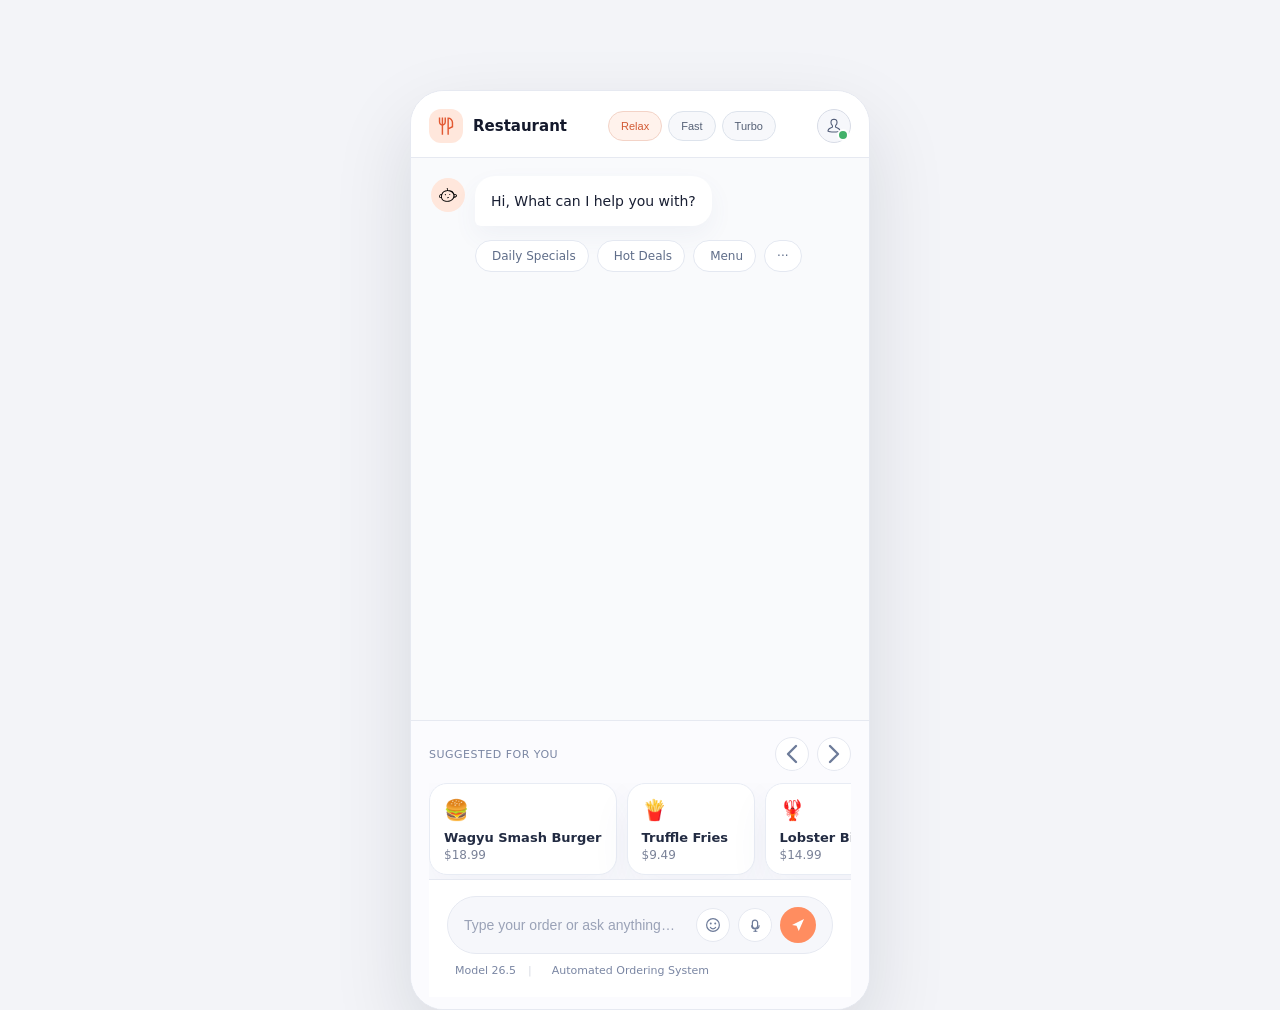
<file: restaurant-ai-agent/index.html>
<!DOCTYPE html>
<html lang="en">
<head>
  <meta charset="UTF-8" />
  <meta name="viewport" content="width=device-width, initial-scale=1.0" />
  <title>Restaurant Chat UI</title>
  <style>
* { box-sizing: border-box; margin: 0; padding: 0; }
:root {
  color-scheme: light;
  font-family: Inter, system-ui, -apple-system, BlinkMacSystemFont, "Segoe UI", sans-serif;
  font-size: 14px;
}
html, body { min-height: 100%; }
body {
  display: flex;
  align-items: center;
  justify-content: center;
  background: #f3f4f8;
  color: #14192c;
}
.app {
  display: flex;
  margin-top: 90px;
  flex-direction: column;
  width: min(460px, calc(100vw - 32px));
  height: 920px;
  background: #ffffff;
  border: 1px solid #e6e9f1;
  border-radius: 34px;
  overflow: hidden;
  box-shadow: 0 32px 80px rgba(20, 25, 40, 0.12);
}
.topbar {
  display: flex;
  align-items: center;
  justify-content: space-between;
  padding: 18px 18px 14px;
  border-bottom: 1px solid #e6e9f1;
  background: #ffffff;
}
.brand {
  display: flex;
  align-items: center;
  gap: 10px;
}
.brand-icon {
  width: 34px;
  height: 34px;
  background: #ffe7dc;
  border-radius: 12px;
  display: flex;
  align-items: center;
  justify-content: center;
  color: #e25932;
  font-size: 15px;
}
.brand-name {
  font-size: 15px;
  font-weight: 700;
  color: #14192c;
}
.speed-pills {
  display: flex;
  gap: 6px;
}
.speed-pill {
  font-size: 11px;
  padding: 8px 12px;
  border-radius: 18px;
  border: 1px solid #dde3ec;
  color: #566176;
  background: #f7f8fb;
  cursor: pointer;
}
.speed-pill.active {
  background: #fff2ec;
  color: #d25a34;
  border-color: #f3d3c7;
}
.avatar {
  width: 34px;
  height: 34px;
  border-radius: 50%;
  background: #f6f7fb;
  border: 1px solid #d8dce6;
  display: flex;
  align-items: center;
  justify-content: center;
  color: #55607b;
  font-size: 13px;
  position: relative;
}
.avatar::after {
  content: '';
  position: absolute;
  bottom: 1px;
  right: 1px;
  width: 8px;
  height: 8px;
  background: #42b16a;
  border-radius: 50%;
  border: 2px solid #ffffff;
}
.messages {
  flex: 1;
  overflow-y: auto;
  padding: 18px 20px 0;
  display: flex;
  flex-direction: column;
  gap: 14px;
  background: #f9fafc;
}
.messages::-webkit-scrollbar {
  width: 6px;
}
.messages::-webkit-scrollbar-track {
  background: transparent;
}
.messages::-webkit-scrollbar-thumb {
  background: rgba(84, 95, 126, 0.18);
  border-radius: 999px;
}
.msg-row {
  display: flex;
  gap: 10px;
  align-items: flex-start;
}
.msg-row.user {
  flex-direction: row-reverse;
}
.bot-icon,
.user-icon {
  width: 34px;
  height: 34px;
  min-width: 34px;
  border-radius: 50%;
  display: flex;
  align-items: center;
  justify-content: center;
  font-size: 14px;
  margin-top: 2px;
}
.bot-icon {
  background: #ffe7dc;
  color: #e25932;
}
.user-icon {
  background: #e7f2ff;
  color: #1c2538;
}
.bubble {
  max-width: 78%;
  padding: 14px 16px;
  border-radius: 20px;
  font-size: 14px;
  line-height: 1.6;
  box-shadow: 0 10px 24px rgba(82, 94, 147, 0.06);
}
.bubble.bot {
  background: #ffffff;
  color: #191f33;
  border-bottom-left-radius: 6px;
}
.bubble.user {
  background: #ffede6;
  color: #b54f2d;
  border-bottom-right-radius: 6px;
}
.quick-chips {
  display: flex;
  flex-wrap: wrap;
  gap: 8px;
  margin-left: 44px;
}
.chip {
  font-size: 12px;
  padding: 8px 12px;
  border-radius: 999px;
  border: 1px solid #e4e8f1;
  color: #5f6d89;
  background: #ffffff;
  cursor: pointer;
  transition: transform 0.15s ease, border-color 0.15s ease, color 0.15s ease;
  white-space: nowrap;
}
.chip:hover {
  transform: translateY(-1px);
  border-color: #f6d2c5;
  color: #d25a34;
}
.typing-bubble {
  background: #ffffff;
  padding: 14px 16px;
  border-radius: 20px;
  border-bottom-left-radius: 6px;
  display: flex;
  align-items: center;
  gap: 10px;
  box-shadow: 0 10px 24px rgba(82, 94, 147, 0.06);
}
.typing-dots {
  display: flex;
  gap: 6px;
}
.typing-dot {
  width: 8px;
  height: 8px;
  border-radius: 50%;
  background: #c3cad8;
  animation: tdot 1.2s infinite;
}
.typing-dot:nth-child(2) { animation-delay: 0.2s; }
.typing-dot:nth-child(3) { animation-delay: 0.4s; }
@keyframes tdot { 0%, 80%, 100% { opacity: 0.3; transform: scale(0.8); } 40% { opacity: 1; transform: scale(1); } }
.typing-label { font-size: 12px; color: #6f7b94; }
.suggestions-bar {
  padding: 16px 18px 12px;
  border-top: 1px solid #e6e9f1;
  background: #fbfbfe;
}
.suggestions-header {
  display: flex;
  align-items: center;
  justify-content: space-between;
  gap: 12px;
  margin-bottom: 12px;
}
.suggestions-label {
  font-size: 11px;
  color: #7a86a3;
  text-transform: uppercase;
  letter-spacing: 0.5px;
}
.suggestion-controls {
  display: flex;
  gap: 8px;
}
.suggestion-controls .slider-btn {
  width: 34px;
  height: 34px;
  border-radius: 50%;
  border: 1px solid #e6e9f1;
  background: #ffffff;
  color: #6d7b99;
  display: inline-flex;
  align-items: center;
  justify-content: center;
  cursor: pointer;
  transition: background 0.15s ease, transform 0.15s ease, border-color 0.15s ease;
}
.suggestion-controls .slider-btn:hover {
  background: #f2f4f9;
  transform: translateY(-1px);
}
.suggestions-wrap {
  position: relative;
}
.suggestions-scroll {
  display: flex;
  gap: 10px;
  overflow-x: auto;
  padding-bottom: 4px;
  scroll-behavior: smooth;
}
.suggestions-scroll::-webkit-scrollbar {
  display: none;
}
.sug-card {
  min-width: 128px;
  background: #ffffff;
  border-radius: 18px;
  border: 1px solid #e8ecf4;
  padding: 14px 14px 12px;
  cursor: pointer;
  transition: transform 0.2s ease, border-color 0.15s ease;
  flex-shrink: 0;
  box-shadow: 0 18px 40px rgba(68, 84, 130, 0.06);
}
.sug-card:hover {
  transform: translateY(-2px);
  border-color: #f9d7cd;
}
.sug-emoji { font-size: 20px; margin-bottom: 8px; }
.sug-name {
  font-size: 13px;
  font-weight: 600;
  color: #222b42;
  margin-bottom: 3px;
}
.sug-price { font-size: 12px; color: #7a8298; }
.input-area {
  padding: 16px 18px 20px;
  border-top: 1px solid #e6e9f1;
  background: #ffffff;
}
.input-row {
  display: flex;
  align-items: center;
  gap: 10px;
  background: #f6f7fb;
  border-radius: 999px;
  padding: 10px 16px;
  border: 1px solid #e6e9f1;
  transition: border-color 0.15s ease;
}
.input-row:focus-within { border-color: #f7c2b5; }
#msg-input {
  flex: 1;
  background: transparent;
  border: none;
  outline: none;
  font-size: 14px;
  color: #1c2538;
}
#msg-input::placeholder { color: #9aa2b7; }
.input-actions {
  display: flex;
  gap: 8px;
  align-items: center;
}
.icon-btn {
  width: 34px;
  height: 34px;
  border-radius: 50%;
  background: #ffffff;
  border: 1px solid #e6e9f1;
  color: #6d7b99;
  cursor: pointer;
  display: flex;
  align-items: center;
  justify-content: center;
  font-size: 15px;
  transition: background 0.15s ease, color 0.15s ease, transform 0.15s ease;
}
.icon-btn svg,
.send-btn svg,
.brand-icon svg,
.avatar svg,
.bot-icon svg,
.user-icon svg {
  width: 18px;
  height: 18px;
}
.icon-btn:hover {
  background: #f2f4f9;
  transform: translateY(-1px);
}
.send-btn {
  width: 36px;
  height: 36px;
  border-radius: 50%;
  background: #ff8d60;
  border: none;
  color: #ffffff;
  cursor: pointer;
  display: flex;
  align-items: center;
  justify-content: center;
  font-size: 15px;
  transition: background 0.15s ease, transform 0.15s ease;
}
.send-btn:hover { background: #e07245; transform: translateY(-1px); }
.send-btn:disabled {
  background: #d5d8e1;
  cursor: not-allowed;
}
.status-bar {
  display: flex;
  align-items: center;
  gap: 8px;
  padding: 10px 0 0;
  font-size: 11px;
  color: #7a86a3;
}
.receipt {
  background: #fbfbff;
  border: 1px solid #e6e9f1;
  border-radius: 20px;
  padding: 18px;
  font-size: 13px;
  color: #2b3245;
}
.receipt-header {
  text-align: center;
  padding-bottom: 12px;
  border-bottom: 1px dashed #d9dee9;
  margin-bottom: 12px;
}
.receipt-title {
  font-size: 15px;
  font-weight: 700;
  color: #e25932;
  margin-bottom: 4px;
}
.receipt-sub { font-size: 12px; color: #6b748d; }
.receipt-order { font-size: 12px; color: #8c98b1; margin-top: 6px; }
.receipt-items { margin-bottom: 12px; }
.receipt-item {
  display: flex;
  justify-content: space-between;
  align-items: center;
  padding: 6px 0;
  border-bottom: 1px solid #e7ecf5;
}
.item-name { color: #2b3245; }
.item-qty { color: #7a86a3; margin-left: 4px; }
.item-price { color: #2b3245; font-weight: 600; }
.receipt-divider { border: none; border-top: 1px dashed #d9dee9; margin: 12px 0; }
.receipt-row {
  display: flex;
  justify-content: space-between;
  padding: 3px 0;
  font-size: 12px;
  color: #7a86a3;
}
.receipt-total {
  display: flex;
  justify-content: space-between;
  padding: 8px 0 0;
  font-size: 13px;
  font-weight: 700;
  color: #1c2538;
  border-top: 1px solid #e7ecf5;
  margin-top: 8px;
}
.pickup-badge {
  margin-top: 14px;
  background: #fff3ed;
  border: 1px solid #f4d4c6;
  border-radius: 16px;
  padding: 14px 14px;
  display: flex;
  align-items: start;
  gap: 10px;
}
.pickup-badge i { font-size: 16px; color: #e25932; margin-top: 2px; }
.pickup-text { font-size: 12px; color: #5f6d89; line-height: 1.5; }
.pickup-text strong { color: #1f293d; display: block; font-size: 13px; margin-bottom: 3px; }
</style>
<div class="app">
  <div class="topbar">
    <div class="brand">
      <div class="brand-icon" aria-hidden="true">
      <svg viewBox="0 0 24 24" fill="none" aria-hidden="true">
        <path d="M11,.5V6.76a3.81,3.81,0,0,1-2.12,3.42h0a3.83,3.83,0,0,1-3.43,0h0A3.83,3.83,0,0,1,3.37,6.76V.5" fill="none" stroke="currentColor" stroke-miterlimit="10" stroke-width="1.92"/>
        <line x1="7.21" y1="0.5" x2="7.21" y2="23.5" stroke="currentColor" stroke-miterlimit="10" stroke-width="1.92"/>
        <path d="M14.87,23.5v-22h0a5.74,5.74,0,0,1,5.74,5.75V13l-5.75,2.87" fill="none" stroke="currentColor" stroke-miterlimit="10" stroke-width="1.92"/>
      </svg>
    </div>
    <span class="brand-name">Restaurant</span>
    </div>
    <div class="speed-pills">
      <button class="speed-pill active">Relax</button>
      <button class="speed-pill">Fast</button>
      <button class="speed-pill">Turbo</button>
    </div>
    <div class="avatar" aria-label="Profile">
      <svg viewBox="0 0 24 24" fill="none" aria-hidden="true">
        <rect width="24" height="24" fill="none"/>
        <path d="M0,15.832c0-4.947,6-3.958,6-5.937a2.881,2.881,0,0,0-.546-1.979A4.532,4.532,0,0,1,4,4.453,4.245,4.245,0,0,1,8,0a4.245,4.245,0,0,1,4,4.453,4.458,4.458,0,0,1-1.474,3.463A3,3,0,0,0,10,9.895c0,1.979,6,.989,6,5.937,0,0-1.593,1.168-8,1.168S0,15.832,0,15.832Z" transform="translate(4 3)" fill="none" stroke="currentColor" stroke-miterlimit="10" stroke-width="1.5"/>
      </svg>
    </div>
  </div>

  <div class="messages" id="messages">
    <div class="msg-row">
      <div class="bot-icon" aria-hidden="true">
        <svg viewBox="0 -19.5 164 164" fill="none" aria-hidden="true">
          <path d="M19.2329 89.0831C17.3341 89.4211 15.7432 89.7559 14.1371 89.9819C7.06966 90.976 1.51901 86.5687 0.48068 79.5288C-1.0289 69.307 6.73229 58.1139 14.141 55.0389C16.6482 53.9986 19.5794 53.9795 23.0364 53.3665C32.2494 32.1615 49.7618 21.7934 73.5423 20.3488C73.8921 16.4462 74.238 12.5935 74.6022 8.54059C73.5751 8.11988 72.3431 7.95977 71.6796 7.26077C70.7134 6.24344 69.5996 4.84016 69.5957 3.59771C69.5918 2.53116 70.9221 0.709891 71.8974 0.535306C74.597 0.0535535 77.542 -0.276629 80.1608 0.325233C83.5048 1.0938 83.9852 3.75262 81.8548 6.48561C81.4171 6.9389 81.1341 7.51899 81.0462 8.14288C81.224 11.6156 81.5273 15.081 81.7616 18.179C88.0211 18.7375 94.0055 19.0381 99.9211 19.8421C119.273 22.472 132.088 33.3508 139.077 51.3896C139.194 51.6909 139.333 51.9849 139.478 52.2744C139.549 52.3747 139.633 52.4656 139.727 52.5448C142.943 52.5448 146.247 52.1103 149.393 52.6347C156.138 53.7583 161.178 57.4004 162.853 64.3477C164.528 71.2951 161.862 77.0616 156.759 81.6435C151.742 86.1493 145.621 87.389 138.993 86.5404C138.746 86.7453 138.532 86.987 138.359 87.2571C130.949 104.691 117.203 114.915 99.7662 120.658C84.6227 125.684 68.3154 126.026 52.9746 121.639C36.0424 116.958 23.8017 107.182 19.2329 89.0831ZM74.3653 116.033C77.9548 115.728 81.5686 115.59 85.1292 115.09C99.4118 113.083 112.05 107.628 121.744 96.6153C138.759 77.2881 134.524 42.1123 104.846 32.3558C93.8566 28.746 82.3857 26.5243 70.7233 27.2725C57.6687 28.1106 46.2832 33.0968 37.8617 43.4256C30.0513 53.0022 26.6062 64.3694 26.3233 76.5471C25.9125 94.2223 34.5276 106.232 51.1808 112.095C58.6448 114.649 66.4731 115.979 74.362 116.032L74.3653 116.033ZM20.0205 60.3756C19.7421 60.3376 19.4597 60.3412 19.1824 60.3861C12.7641 62.2757 6.45466 73.2929 8.09026 79.6823C8.58579 81.6199 9.81316 82.7712 11.7592 82.8092C13.8765 82.8512 16.0005 82.5894 17.5501 82.4949C18.4092 74.7881 19.2099 67.6156 20.0185 60.3742L20.0205 60.3756ZM141.736 77.21C145.278 77.15 148.678 75.8064 151.305 73.4289C154.874 70.1905 155.296 65.2817 152.224 62.4522C149.242 59.7061 145.667 58.9152 141.736 59.7146V77.21Z" fill="#000000"/><path d="M84.8075 82.0252C86.4018 82.3193 88.1725 82.2825 89.5331 83.0097C90.1516 83.3495 90.6946 83.8115 91.129 84.3676C91.5634 84.9238 91.8802 85.5624 92.06 86.2448C92.3344 88.1095 90.7172 89.0671 88.9411 89.2994C88.0814 89.4143 87.2076 89.3635 86.367 89.1498C84.8505 88.6937 83.2428 88.6309 81.6954 88.9674C80.148 89.304 78.7116 90.0287 77.5215 91.0734C76.1714 92.182 74.5896 93.0209 73.233 91.3781C72.0319 89.9236 72.5832 88.2348 73.7817 86.9346C75.1549 85.3673 76.8518 84.1166 78.7554 83.269C80.659 82.4214 82.7239 81.9971 84.8075 82.0252Z" fill="#000000"/><path d="M57.7186 52.5112C61.4295 52.6392 63.7503 55.2876 63.5495 59.1645C63.3893 62.2533 60.9084 64.7434 58.1203 64.6154C54.9698 64.4703 52.4724 61.3206 52.607 57.6582C52.7442 53.9453 54.2853 52.3924 57.7186 52.5112Z" fill="#000000"/><path d="M93.575 57.3327C93.5684 54.2361 94.7564 52.8328 97.4244 52.7856C100.873 52.7245 103.039 54.689 102.96 57.8066C102.891 60.4916 100.78 62.7678 98.3 62.8282C95.4672 62.8971 93.5822 60.7024 93.575 57.3327Z" fill="#000000"/></svg>
      </div>
      <div class="bubble bot">Hi, What can I help you with?</div>
    </div>
      <div class="quick-chips">
      <span class="chip" onclick="sendChip('Daily Specials')"><i class="ti ti-calendar" style="font-size:11px;margin-right:4px" aria-hidden="true"></i>Daily Specials</span>
      <span class="chip" onclick="sendChip('Hot Deals')"><i class="ti ti-layout" style="font-size:11px;margin-right:4px" aria-hidden="true"></i>Hot Deals</span>
      <span class="chip" onclick="sendChip('Menu')"><i class="ti ti-brand-instagram" style="font-size:11px;margin-right:4px" aria-hidden="true"></i>Menu</span>
      <span class="chip">···</span>
    </div>
  </div>

  <div class="suggestions-bar">
    <div class="suggestions-header">
      <div class="suggestions-label">Suggested for you</div>
      <div class="suggestion-controls">
        <button class="slider-btn" onclick="scrollSuggestions(-1)" aria-label="Scroll left">
          <svg viewBox="0 0 24 24" fill="none" aria-hidden="true">
            <path d="M15 6L9 12L15 18" stroke="#6d7b99" stroke-width="1.8" stroke-linecap="round" stroke-linejoin="round"/>
          </svg>
        </button>
        <button class="slider-btn" onclick="scrollSuggestions(1)" aria-label="Scroll right">
          <svg viewBox="0 0 24 24" fill="none" aria-hidden="true">
            <path d="M9 6L15 12L9 18" stroke="#6d7b99" stroke-width="1.8" stroke-linecap="round" stroke-linejoin="round"/>
          </svg>
        </button>
      </div>
    </div>
    <div class="suggestions-wrap">
      <div class="suggestions-scroll" id="suggestions-scroll">
      <div class="sug-card" onclick="orderSuggested('Wagyu Smash Burger', 18.99)">
        <div class="sug-emoji">🍔</div>
        <div class="sug-name">Wagyu Smash Burger</div>
        <div class="sug-price">$18.99</div>
      </div>
      <div class="sug-card" onclick="orderSuggested('Truffle Fries', 9.49)">
        <div class="sug-emoji">🍟</div>
        <div class="sug-name">Truffle Fries</div>
        <div class="sug-price">$9.49</div>
      </div>
      <div class="sug-card" onclick="orderSuggested('Lobster Bisque', 14.99)">
        <div class="sug-emoji">🦞</div>
        <div class="sug-name">Lobster Bisque</div>
        <div class="sug-price">$14.99</div>
      </div>
      <div class="sug-card" onclick="orderSuggested('Mango Tango Smoothie', 7.99)">
        <div class="sug-emoji">🥭</div>
        <div class="sug-name">Mango Tango Smoothie</div>
        <div class="sug-price">$7.99</div>
      </div>
      <div class="sug-card" onclick="orderSuggested('NY Cheesecake', 8.49)">
        <div class="sug-emoji">🍰</div>
        <div class="sug-name">NY Cheesecake</div>
        <div class="sug-price">$8.49</div>
      </div>
      <div class="sug-card" onclick="orderSuggested('Grilled Salmon', 22.99)">
        <div class="sug-emoji">🐟</div>
        <div class="sug-name">Grilled Salmon</div>
        <div class="sug-price">$22.99</div>
      </div>
    </div>
  </div>

  <div class="input-area">
    <div class="input-row">
      <input type="text" id="msg-input" placeholder="Type your order or ask anything…" onkeydown="handleKey(event)" />
      <div class="input-actions">
        <button class="icon-btn" aria-label="emoji">
          <svg viewBox="0 0 24 24" fill="none" aria-hidden="true">
            <circle cx="12" cy="12" r="8.5" stroke="#6d7b99" stroke-width="1.6" fill="#ffffff" />
            <circle cx="9" cy="10" r="1.3" fill="#6d7b99" />
            <circle cx="15" cy="10" r="1.3" fill="#6d7b99" />
            <path d="M8.5 15.2C9.5 16.4 10.7 17.1 12 17.1C13.3 17.1 14.5 16.4 15.5 15.2" stroke="#6d7b99" stroke-width="1.6" stroke-linecap="round" />
          </svg>
        </button>
        <button class="icon-btn" aria-label="voice">
          <svg viewBox="0 0 24 24" fill="none" aria-hidden="true">
            <path d="M12 5.5C10.07 5.5 8.5 7.07 8.5 9V13C8.5 14.93 10.07 16.5 12 16.5C13.93 16.5 15.5 14.93 15.5 13V9C15.5 7.07 13.93 5.5 12 5.5Z" stroke="#6d7b99" stroke-width="1.6"/>
            <path d="M7.5 12.3C7.5 15.1 9.7 17.3 12.5 17.3C15.3 17.3 17.5 15.1 17.5 12.3" stroke="#6d7b99" stroke-width="1.6"/>
            <path d="M12.5 18.3V20.3" stroke="#6d7b99" stroke-width="1.6" stroke-linecap="round"/>
            <path d="M10.5 20.3H14.5" stroke="#6d7b99" stroke-width="1.6" stroke-linecap="round"/>
          </svg>
        </button>
        <button class="send-btn" id="send-btn" onclick="handleSend()" aria-label="send">
          <svg viewBox="0 0 24 24" fill="none" aria-hidden="true">
            <path d="M4 12L20 4L13 20L10 13L4 12Z" fill="#ffffff"/>
          </svg>
        </button>
      </div>
    </div>
    <div class="status-bar" id="status-bar">
      <i class="ti ti-brand-openai" style="font-size:13px" aria-hidden="true"></i>
      <span>Model 26.5</span>
      <span style="margin:0 4px;opacity:0.3">|</span>
      <i class="ti ti-folder" style="font-size:13px" aria-hidden="true"></i>
      <span>Automated Ordering System</span>
    </div>
  </div>
</div>

<script>
const MENU = {
  "wagyu smash burger": { name: "Wagyu Smash Burger", price: 18.99, emoji: "🍔" },
  "smash burger": { name: "Wagyu Smash Burger", price: 18.99, emoji: "🍔" },
  "burger": { name: "Wagyu Smash Burger", price: 18.99, emoji: "🍔" },
  "truffle fries": { name: "Truffle Fries", price: 9.49, emoji: "🍟" },
  "fries": { name: "Truffle Fries", price: 9.49, emoji: "🍟" },
  "lobster bisque": { name: "Lobster Bisque", price: 14.99, emoji: "🦞" },
  "lobster": { name: "Lobster Bisque", price: 14.99, emoji: "🦞" },
  "mango tango smoothie": { name: "Mango Tango Smoothie", price: 7.99, emoji: "🥭" },
  "smoothie": { name: "Mango Tango Smoothie", price: 7.99, emoji: "🥭" },
  "ny cheesecake": { name: "NY Cheesecake", price: 8.49, emoji: "🍰" },
  "cheesecake": { name: "NY Cheesecake", price: 8.49, emoji: "🍰" },
  "grilled salmon": { name: "Grilled Salmon", price: 22.99, emoji: "🐟" },
  "salmon": { name: "Grilled Salmon", price: 22.99, emoji: "🐟" },
  "pizza": { name: "Margherita Pizza", price: 16.99, emoji: "🍕" },
  "margherita": { name: "Margherita Pizza", price: 16.99, emoji: "🍕" },
  "pasta": { name: "Creamy Carbonara", price: 15.49, emoji: "🍝" },
  "carbonara": { name: "Creamy Carbonara", price: 15.49, emoji: "🍝" },
  "steak": { name: "Ribeye Steak", price: 34.99, emoji: "🥩" },
  "coffee": { name: "Artisan Coffee", price: 5.49, emoji: "☕" },
  "latte": { name: "Vanilla Latte", price: 6.49, emoji: "☕" },
  "soda": { name: "Sparkling Soda", price: 3.99, emoji: "🥤" },
  "water": { name: "Sparkling Water", price: 2.99, emoji: "💧" },
  "salad": { name: "Caesar Salad", price: 12.99, emoji: "🥗" },
  "caesar": { name: "Caesar Salad", price: 12.99, emoji: "🥗" },
  "soup": { name: "Tomato Bisque", price: 8.99, emoji: "🍲" },
  "wings": { name: "Crispy Wings", price: 13.99, emoji: "🍗" },
  "chicken": { name: "Grilled Chicken", price: 17.99, emoji: "🍗" },
  "tacos": { name: "Street Tacos (3pc)", price: 11.99, emoji: "🌮" },
  "taco": { name: "Street Tacos (3pc)", price: 11.99, emoji: "🌮" },
  "nachos": { name: "Loaded Nachos", price: 12.49, emoji: "🧆" },
  "sushi": { name: "Sushi Roll Platter", price: 19.99, emoji: "🍱" },
  "ramen": { name: "Tonkotsu Ramen", price: 14.99, emoji: "🍜" },
  "ice cream": { name: "Gelato Trio", price: 7.99, emoji: "🍦" },
  "gelato": { name: "Gelato Trio", price: 7.99, emoji: "🍦" },
  "brownie": { name: "Warm Brownie", price: 6.99, emoji: "🍫" },
  "chocolate": { name: "Chocolate Lava Cake", price: 9.99, emoji: "🍫" },
  "wrap": { name: "Chicken Avocado Wrap", price: 13.49, emoji: "🌯" },
};

const LOCATIONS = [
  "Table 7, Dining Hall A",
  "Counter 3, Express Lane",
  "Booth 12, Upper Level",
  "Terrace Lounge, Seat B4",
  "Drive-Through Window 1",
];

const STEPS = ["Processing your order…", "Analyzing the menu…", "Preparing your order…", "Wrapping things up…"];

let isBusy = false;

function scrollBottom() {
  const m = document.getElementById('messages');
  m.scrollTop = m.scrollHeight;
}

function addUserBubble(text) {
  const msgs = document.getElementById('messages');
  const row = document.createElement('div');
  row.className = 'msg-row user';
  row.innerHTML = `<div class="bubble user">${text}</div><div class="user-icon" aria-hidden="true"><svg viewBox="0 0 24 24" fill="none" aria-hidden="true"><rect width="24" height="24" fill="none"/><path d="M0,15.832c0-4.947,6-3.958,6-5.937a2.881,2.881,0,0,0-.546-1.979A4.532,4.532,0,0,1,4,4.453,4.245,4.245,0,0,1,8,0a4.245,4.245,0,0,1,4,4.453,4.458,4.458,0,0,1-1.474,3.463A3,3,0,0,0,10,9.895c0,1.979,6,.989,6,5.937,0,0-1.593,1.168-8,1.168S0,15.832,0,15.832Z" transform="translate(4 3)" fill="none" stroke="currentColor" stroke-miterlimit="10" stroke-width="1.5"/></svg></div>`;
  msgs.appendChild(row);
  scrollBottom();
}

function addBotBubble(html) {
  const msgs = document.getElementById('messages');
  const row = document.createElement('div');
  row.className = 'msg-row';
  row.innerHTML = `<div class="bot-icon" aria-hidden="true"><svg viewBox="0 -19.5 164 164" fill="none" aria-hidden="true"><path d="M19.2329 89.0831C17.3341 89.4211 15.7432 89.7559 14.1371 89.9819C7.06966 90.976 1.51901 86.5687 0.48068 79.5288C-1.0289 69.307 6.73229 58.1139 14.141 55.0389C16.6482 53.9986 19.5794 53.9795 23.0364 53.3665C32.2494 32.1615 49.7618 21.7934 73.5423 20.3488C73.8921 16.4462 74.238 12.5935 74.6022 8.54059C73.5751 8.11988 72.3431 7.95977 71.6796 7.26077C70.7134 6.24344 69.5996 4.84016 69.5957 3.59771C69.5918 2.53116 70.9221 0.709891 71.8974 0.535306C74.597 0.0535535 77.542 -0.276629 80.1608 0.325233C83.5048 1.0938 83.9852 3.75262 81.8548 6.48561C81.4171 6.9389 81.1341 7.51899 81.0462 8.14288C81.224 11.6156 81.5273 15.081 81.7616 18.179C88.0211 18.7375 94.0055 19.0381 99.9211 19.8421C119.273 22.472 132.088 33.3508 139.077 51.3896C139.194 51.6909 139.333 51.9849 139.478 52.2744C139.549 52.3747 139.633 52.4656 139.727 52.5448C142.943 52.5448 146.247 52.1103 149.393 52.6347C156.138 53.7583 161.178 57.4004 162.853 64.3477C164.528 71.2951 161.862 77.0616 156.759 81.6435C151.742 86.1493 145.621 87.389 138.993 86.5404C138.746 86.7453 138.532 86.987 138.359 87.2571C130.949 104.691 117.203 114.915 99.7662 120.658C84.6227 125.684 68.3154 126.026 52.9746 121.639C36.0424 116.958 23.8017 107.182 19.2329 89.0831ZM74.3653 116.033C77.9548 115.728 81.5686 115.59 85.1292 115.09C99.4118 113.083 112.05 107.628 121.744 96.6153C138.759 77.2881 134.524 42.1123 104.846 32.3558C93.8566 28.746 82.3857 26.5243 70.7233 27.2725C57.6687 28.1106 46.2832 33.0968 37.8617 43.4256C30.0513 53.0022 26.6062 64.3694 26.3233 76.5471C25.9125 94.2223 34.5276 106.232 51.1808 112.095C58.6448 114.649 66.4731 115.979 74.362 116.032L74.3653 116.033ZM20.0205 60.3756C19.7421 60.3376 19.4597 60.3412 19.1824 60.3861C12.7641 62.2757 6.45466 73.2929 8.09026 79.6823C8.58579 81.6199 9.81316 82.7712 11.7592 82.8092C13.8765 82.8512 16.0005 82.5894 17.5501 82.4949C18.4092 74.7881 19.2099 67.6156 20.0185 60.3742L20.0205 60.3756ZM141.736 77.21C145.278 77.15 148.678 75.8064 151.305 73.4289C154.874 70.1905 155.296 65.2817 152.224 62.4522C149.242 59.7061 145.667 58.9152 141.736 59.7146V77.21Z" fill="#000000"/><path d="M84.8075 82.0252C86.4018 82.3193 88.1725 82.2825 89.5331 83.0097C90.1516 83.3495 90.6946 83.8115 91.129 84.3676C91.5634 84.9238 91.8802 85.5624 92.06 86.2448C92.3344 88.1095 90.7172 89.0671 88.9411 89.2994C88.0814 89.4143 87.2076 89.3635 86.367 89.1498C84.8505 88.6937 83.2428 88.6309 81.6954 88.9674C80.148 89.304 78.7116 90.0287 77.5215 91.0734C76.1714 92.182 74.5896 93.0209 73.233 91.3781C72.0319 89.9236 72.5832 88.2348 73.7817 86.9346C75.1549 85.3673 76.8518 84.1166 78.7554 83.269C80.659 82.4214 82.7239 81.9971 84.8075 82.0252Z" fill="#000000"/><path d="M57.7186 52.5112C61.4295 52.6392 63.7503 55.2876 63.5495 59.1645C63.3893 62.2533 60.9084 64.7434 58.1203 64.6154C54.9698 64.4703 52.4724 61.3206 52.607 57.6582C52.7442 53.9453 54.2853 52.3924 57.7186 52.5112Z" fill="#000000"/><path d="M93.575 57.3327C93.5684 54.2361 94.7564 52.8328 97.4244 52.7856C100.873 52.7245 103.039 54.689 102.96 57.8066C102.891 60.4916 100.78 62.7678 98.3 62.8282C95.4672 62.8971 93.5822 60.7024 93.575 57.3327Z" fill="#000000"/></svg></div><div class="bubble bot">${html}</div>`;
  msgs.appendChild(row);
  scrollBottom();
  return row;
}

function showTyping() {
  const msgs = document.getElementById('messages');
  const row = document.createElement('div');
  row.className = 'msg-row';
  row.id = 'typing-row';
  row.innerHTML = `<div class="bot-icon" aria-hidden="true"><svg viewBox="0 -19.5 164 164" fill="none" aria-hidden="true"><path d="M19.2329 89.0831C17.3341 89.4211 15.7432 89.7559 14.1371 89.9819C7.06966 90.976 1.51901 86.5687 0.48068 79.5288C-1.0289 69.307 6.73229 58.1139 14.141 55.0389C16.6482 53.9986 19.5794 53.9795 23.0364 53.3665C32.2494 32.1615 49.7618 21.7934 73.5423 20.3488C73.8921 16.4462 74.238 12.5935 74.6022 8.54059C73.5751 8.11988 72.3431 7.95977 71.6796 7.26077C70.7134 6.24344 69.5996 4.84016 69.5957 3.59771C69.5918 2.53116 70.9221 0.709891 71.8974 0.535306C74.597 0.0535535 77.542 -0.276629 80.1608 0.325233C83.5048 1.0938 83.9852 3.75262 81.8548 6.48561C81.4171 6.9389 81.1341 7.51899 81.0462 8.14288C81.224 11.6156 81.5273 15.081 81.7616 18.179C88.0211 18.7375 94.0055 19.0381 99.9211 19.8421C119.273 22.472 132.088 33.3508 139.077 51.3896C139.194 51.6909 139.333 51.9849 139.478 52.2744C139.549 52.3747 139.633 52.4656 139.727 52.5448C142.943 52.5448 146.247 52.1103 149.393 52.6347C156.138 53.7583 161.178 57.4004 162.853 64.3477C164.528 71.2951 161.862 77.0616 156.759 81.6435C151.742 86.1493 145.621 87.389 138.993 86.5404C138.746 86.7453 138.532 86.987 138.359 87.2571C130.949 104.691 117.203 114.915 99.7662 120.658C84.6227 125.684 68.3154 126.026 52.9746 121.639C36.0424 116.958 23.8017 107.182 19.2329 89.0831ZM74.3653 116.033C77.9548 115.728 81.5686 115.59 85.1292 115.09C99.4118 113.083 112.05 107.628 121.744 96.6153C138.759 77.2881 134.524 42.1123 104.846 32.3558C93.8566 28.746 82.3857 26.5243 70.7233 27.2725C57.6687 28.1106 46.2832 33.0968 37.8617 43.4256C30.0513 53.0022 26.6062 64.3694 26.3233 76.5471C25.9125 94.2223 34.5276 106.232 51.1808 112.095C58.6448 114.649 66.4731 115.979 74.362 116.032L74.3653 116.033ZM20.0205 60.3756C19.7421 60.3376 19.4597 60.3412 19.1824 60.3861C12.7641 62.2757 6.45466 73.2929 8.09026 79.6823C8.58579 81.6199 9.81316 82.7712 11.7592 82.8092C13.8765 82.8512 16.0005 82.5894 17.5501 82.4949C18.4092 74.7881 19.2099 67.6156 20.0185 60.3742L20.0205 60.3756ZM141.736 77.21C145.278 77.15 148.678 75.8064 151.305 73.4289C154.874 70.1905 155.296 65.2817 152.224 62.4522C149.242 59.7061 145.667 58.9152 141.736 59.7146V77.21Z" fill="#000000"/><path d="M84.8075 82.0252C86.4018 82.3193 88.1725 82.2825 89.5331 83.0097C90.1516 83.3495 90.6946 83.8115 91.129 84.3676C91.5634 84.9238 91.8802 85.5624 92.06 86.2448C92.3344 88.1095 90.7172 89.0671 88.9411 89.2994C88.0814 89.4143 87.2076 89.3635 86.367 89.1498C84.8505 88.6937 83.2428 88.6309 81.6954 88.9674C80.148 89.304 78.7116 90.0287 77.5215 91.0734C76.1714 92.182 74.5896 93.0209 73.233 91.3781C72.0319 89.9236 72.5832 88.2348 73.7817 86.9346C75.1549 85.3673 76.8518 84.1166 78.7554 83.269C80.659 82.4214 82.7239 81.9971 84.8075 82.0252Z" fill="#000000"/><path d="M57.7186 52.5112C61.4295 52.6392 63.7503 55.2876 63.5495 59.1645C63.3893 62.2533 60.9084 64.7434 58.1203 64.6154C54.9698 64.4703 52.4724 61.3206 52.607 57.6582C52.7442 53.9453 54.2853 52.3924 57.7186 52.5112Z" fill="#000000"/><path d="M93.575 57.3327C93.5684 54.2361 94.7564 52.8328 97.4244 52.7856C100.873 52.7245 103.039 54.689 102.96 57.8066C102.891 60.4916 100.78 62.7678 98.3 62.8282C95.4672 62.8971 93.5822 60.7024 93.575 57.3327Z" fill="#000000"/></svg></div>
    <div class="typing-bubble">
      <div class="typing-dots">
        <div class="typing-dot"></div><div class="typing-dot"></div><div class="typing-dot"></div>
      </div>
      <span class="typing-label" id="typing-label">Processing your order…</span>
    </div>`;
  msgs.appendChild(row);
  scrollBottom();
  return row;
}

function removeTyping() {
  const t = document.getElementById('typing-row');
  if (t) t.remove();
}

function parseOrder(text) {
  const lower = text.toLowerCase();
  const qtyMap = { one:1, two:2, three:3, four:4, five:5, a:1, an:1 };
  const found = {};
  for (const [key, item] of Object.entries(MENU)) {
    if (lower.includes(key)) {
      const id = item.name;
      if (!found[id]) {
        let qty = 1;
        const beforeMatch = lower.slice(0, lower.indexOf(key));
        const words = beforeMatch.trim().split(/\s+/);
        const lastWord = words[words.length - 1];
        if (/^\d+$/.test(lastWord)) qty = parseInt(lastWord);
        else if (qtyMap[lastWord]) qty = qtyMap[lastWord];
        found[id] = { ...item, qty };
      }
    }
  }
  return Object.values(found);
}

function genOrderNum() {
  return '#OC-' + Math.floor(10000 + Math.random() * 90000);
}

function pickupTime() {
  const now = new Date();
  now.setMinutes(now.getMinutes() + 15 + Math.floor(Math.random() * 20));
  return now.toLocaleTimeString([], { hour: '2-digit', minute: '2-digit' });
}

function buildReceipt(items) {
  const sub = items.reduce((s, i) => s + i.price * i.qty, 0);
  const tax = sub * 0.08;
  const total = sub + tax;
  const orderNum = genOrderNum();
  const time = pickupTime();
  const loc = LOCATIONS[Math.floor(Math.random() * LOCATIONS.length)];
  const itemRows = items.map(i =>
    `<div class="receipt-item">
      <span>${i.emoji} <span class="item-name">${i.name}</span><span class="item-qty">x${i.qty}</span></span>
      <span class="item-price">$${(i.price * i.qty).toFixed(2)}</span>
    </div>`
  ).join('');
  return `<div class="receipt">
    <div class="receipt-header">
      <div class="receipt-title">The Restaurant</div>
      <div class="receipt-sub">Order Confirmed</div>
      <div class="receipt-order">${orderNum} &nbsp;·&nbsp; ${new Date().toLocaleDateString()}</div>
    </div>
    <div class="receipt-items">${itemRows}</div>
    <hr class="receipt-divider" />
    <div class="receipt-row"><span>Subtotal</span><span>$${sub.toFixed(2)}</span></div>
    <div class="receipt-row"><span>Tax (8%)</span><span>$${tax.toFixed(2)}</span></div>
    <div class="receipt-total"><span>Total</span><span>$${total.toFixed(2)}</span></div>
    <div class="pickup-badge">
      <i class="ti ti-clock" aria-hidden="true"></i>
      <div class="pickup-text">
        <strong>Ready for pickup at ${time}</strong>
        ${loc}
      </div>
    </div>
  </div>`;
}

async function processOrder(text) {
  isBusy = true;
  document.getElementById('send-btn').disabled = true;
  const typingRow = showTyping();
  const label = document.getElementById('typing-label');

  let step = 0;
  const interval = setInterval(() => {
    step = (step + 1) % STEPS.length;
    if (label) label.textContent = STEPS[step];
  }, 900);

  await new Promise(r => setTimeout(r, 3200));
  clearInterval(interval);
  removeTyping();

  const items = parseOrder(text);
  isBusy = false;
  document.getElementById('send-btn').disabled = false;

  if (items.length === 0) {
    addBotBubble(`Hmm, I couldn't find those items on our menu. Try something like <em>2 burgers and truffle fries</em>, or tap a suggestion above! 🍽️`);
    return;
  }
  addBotBubble(buildReceipt(items));
}

function sendChip(label) {
  if (isBusy) return;
  const lower = label.toLowerCase();
  addUserBubble(label);
  if (lower.includes('special')) {
    setTimeout(() => addBotBubble("Today's specials: 🍔 Wagyu Smash Burger, 🦞 Lobster Bisque, 🥩 Ribeye Steak. Just type what you'd like to order!"), 600);
  } else {
    setTimeout(() => addBotBubble(`I can help with <em>${label}</em>! 1. Burgers, 2. Coffee, 3. Salads & more`), 600);
  }
}

function orderSuggested(name, price) {
  if (isBusy) return;
  document.getElementById('msg-input').value = `1 ${name}`;
  document.getElementById('msg-input').focus();
}

function handleKey(e) {
  if (e.key === 'Enter') handleSend();
}

function handleSend() {
  if (isBusy) return;
  const input = document.getElementById('msg-input');
  const text = input.value.trim();
  if (!text) return;
  input.value = '';
  addUserBubble(text);
  processOrder(text);
}

function scrollSuggestions(direction) {
  const container = document.getElementById('suggestions-scroll');
  if (!container) return;
  const scrollAmount = container.clientWidth * 0.7;
  container.scrollBy({ left: direction * scrollAmount, behavior: 'smooth' });
}

document.querySelectorAll('.speed-pill').forEach(p => {
  p.addEventListener('click', () => {
    document.querySelectorAll('.speed-pill').forEach(x => x.classList.remove('active'));
    p.classList.add('active');
  });
});
</script>
</body>
</html>
</file>
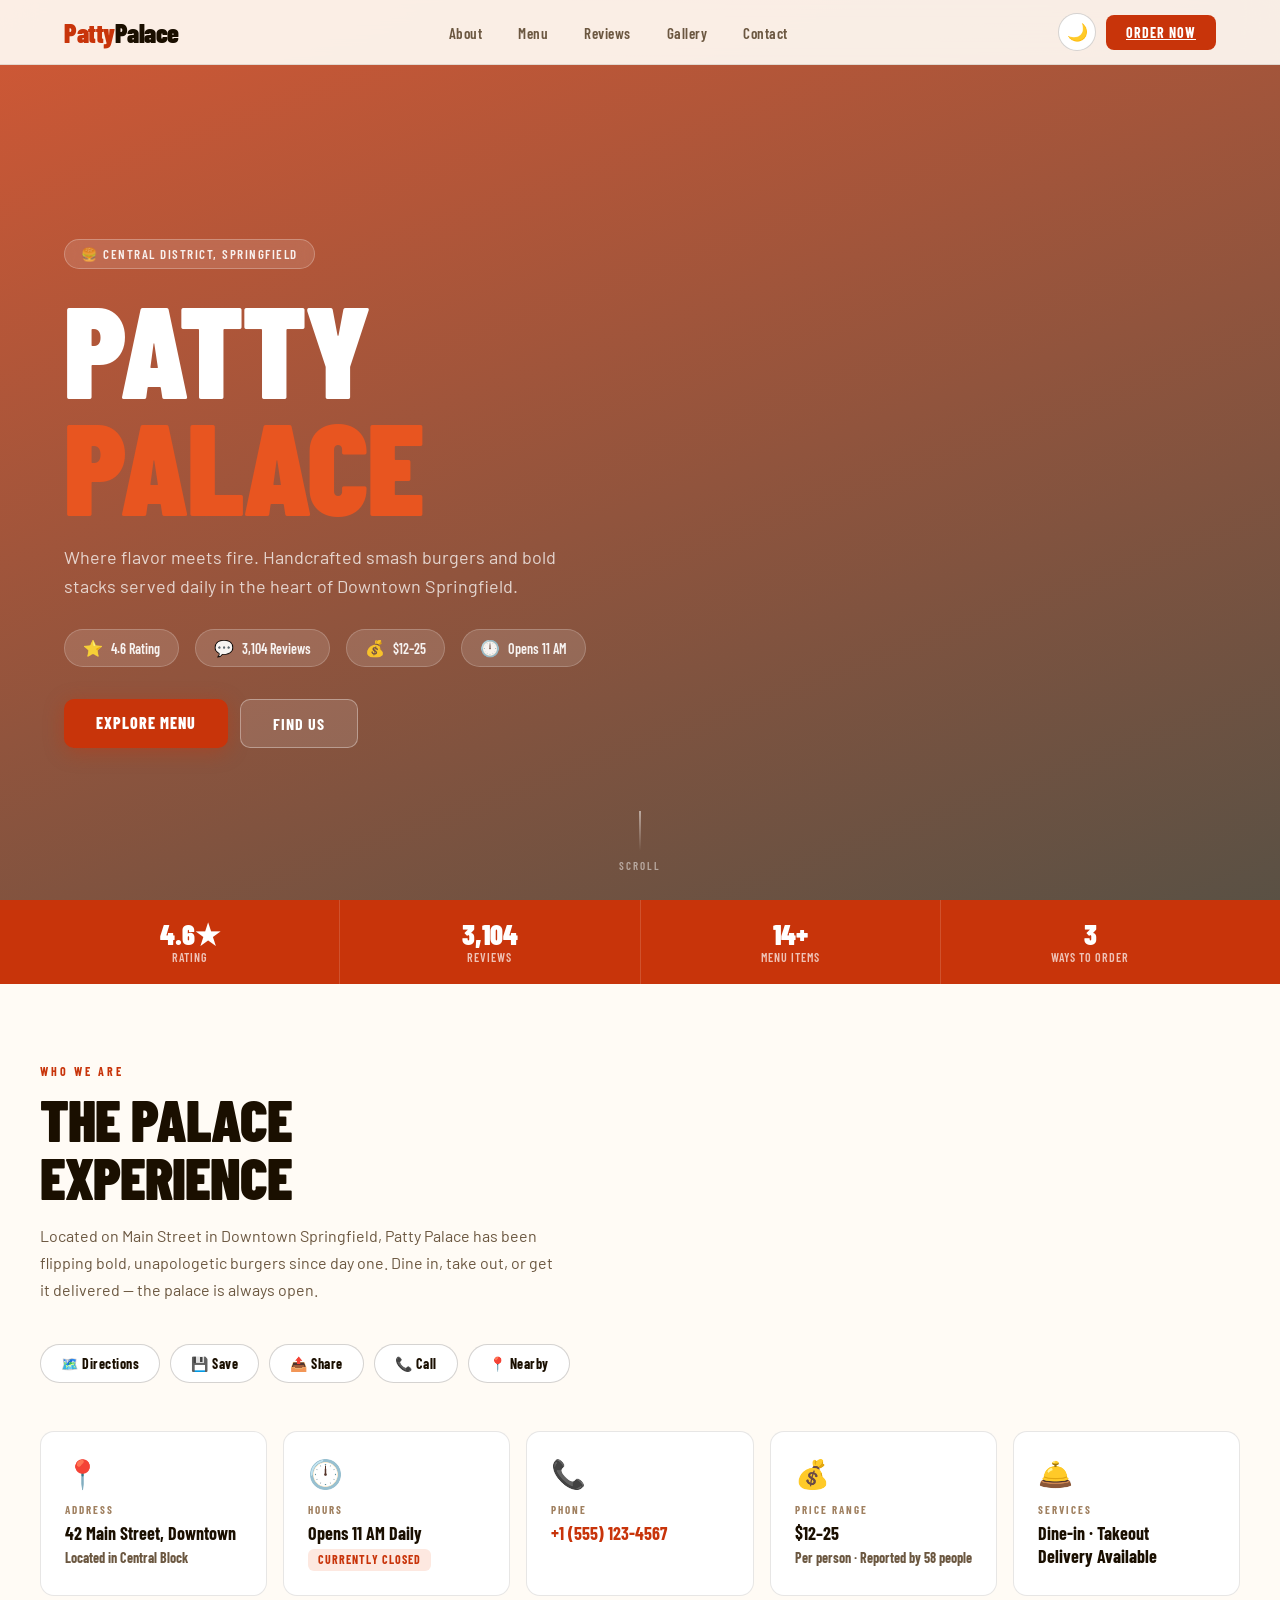
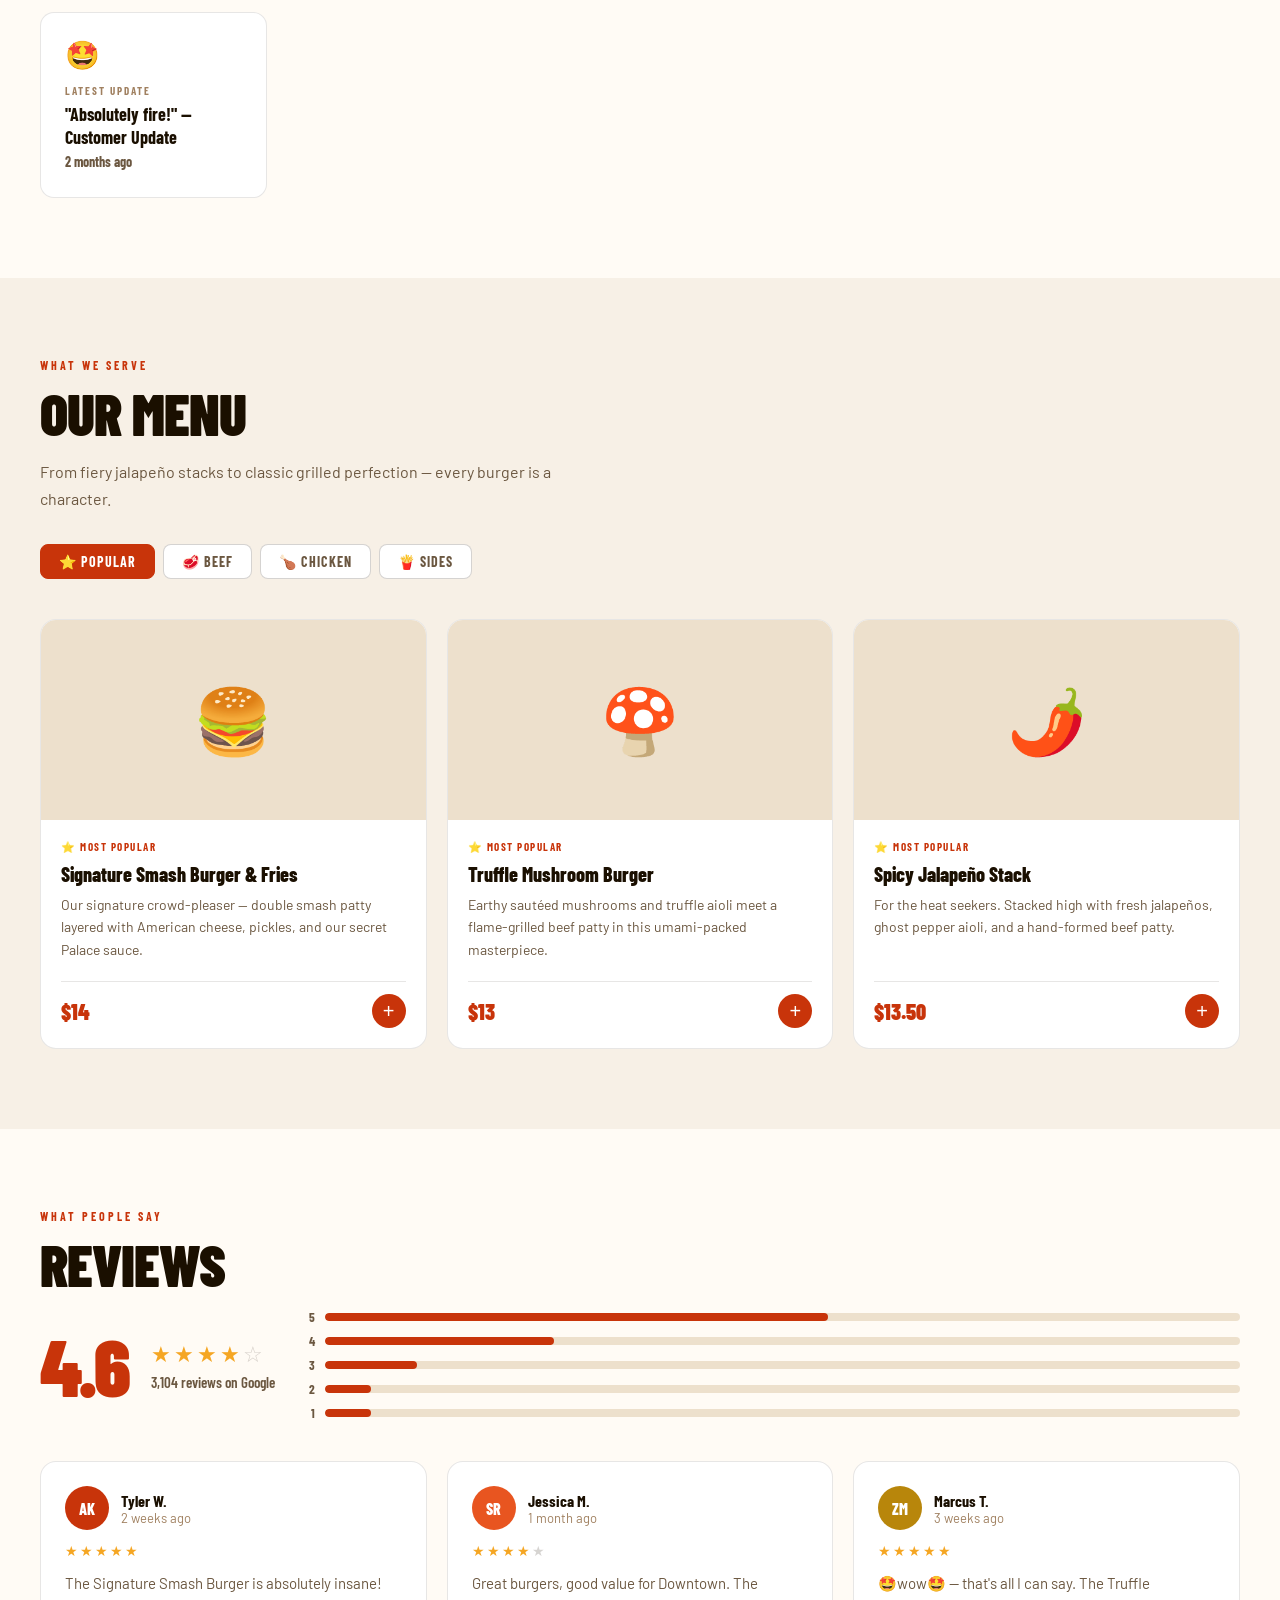
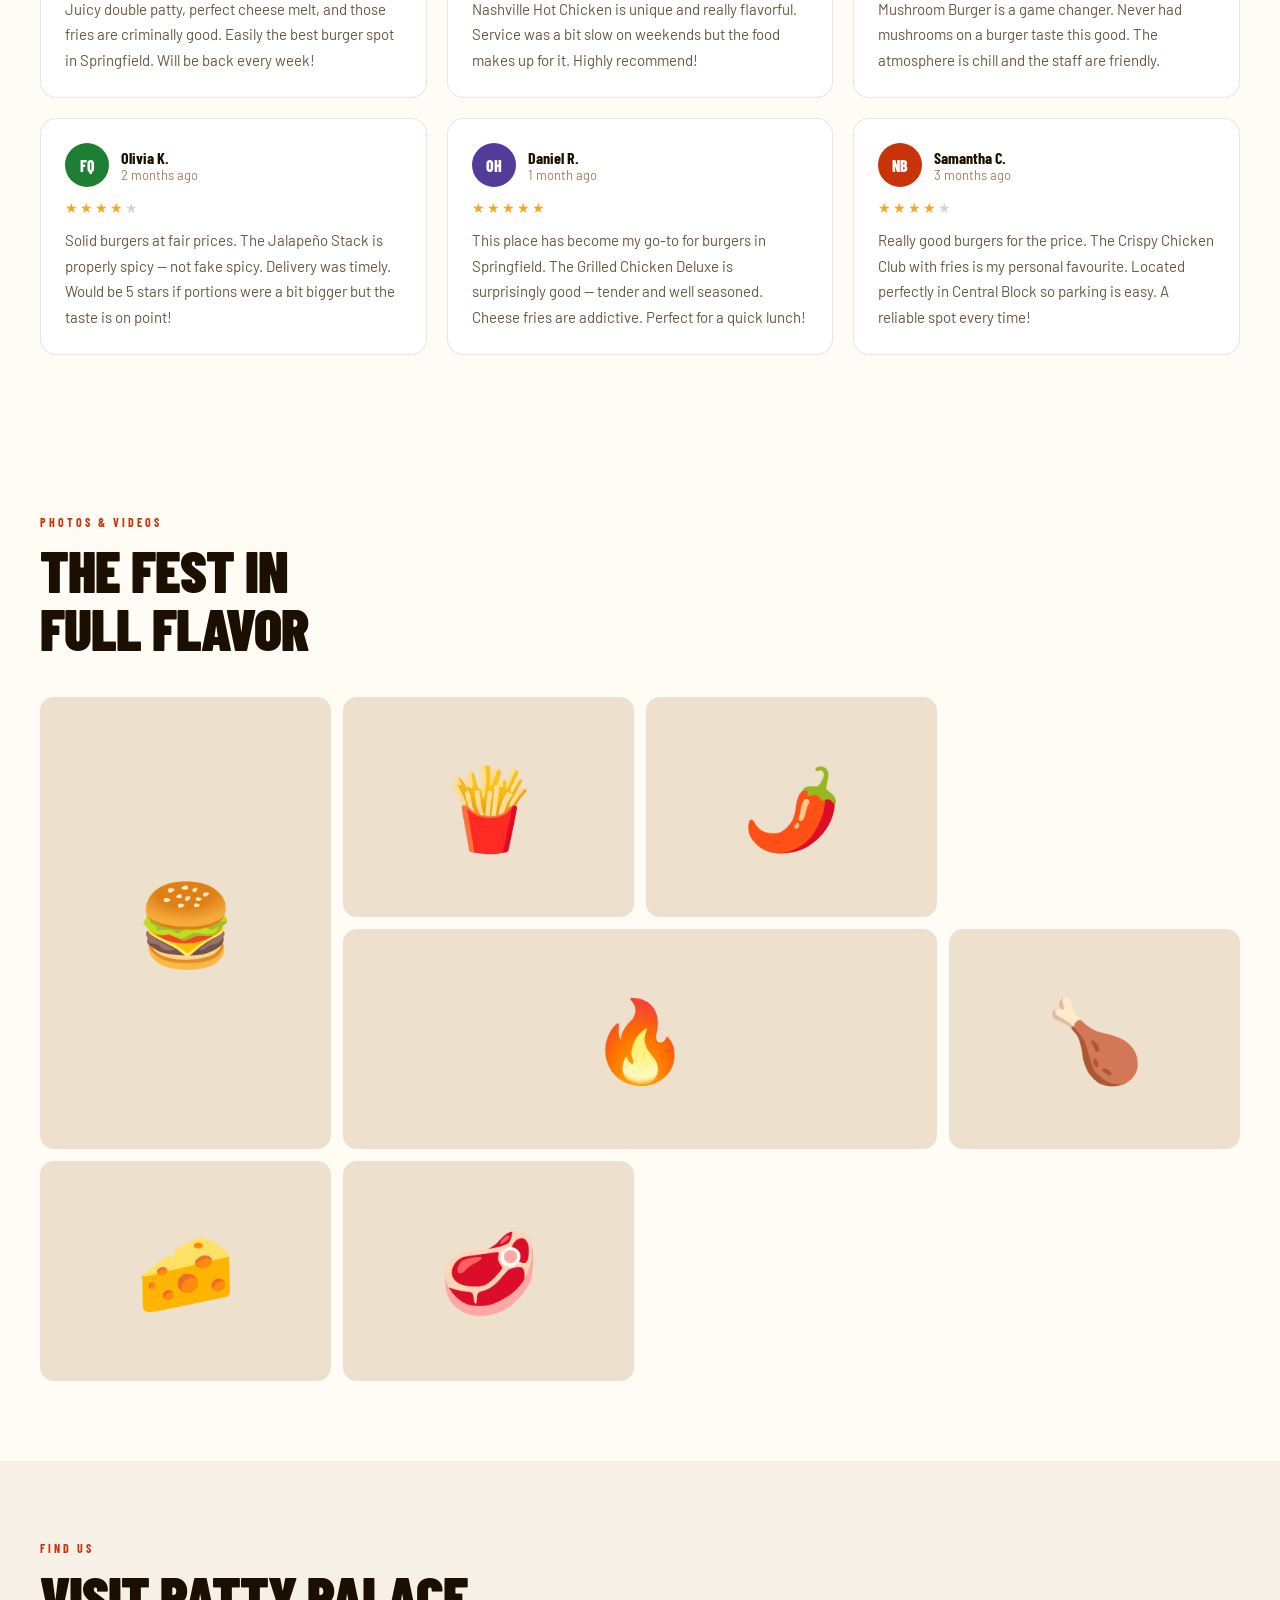
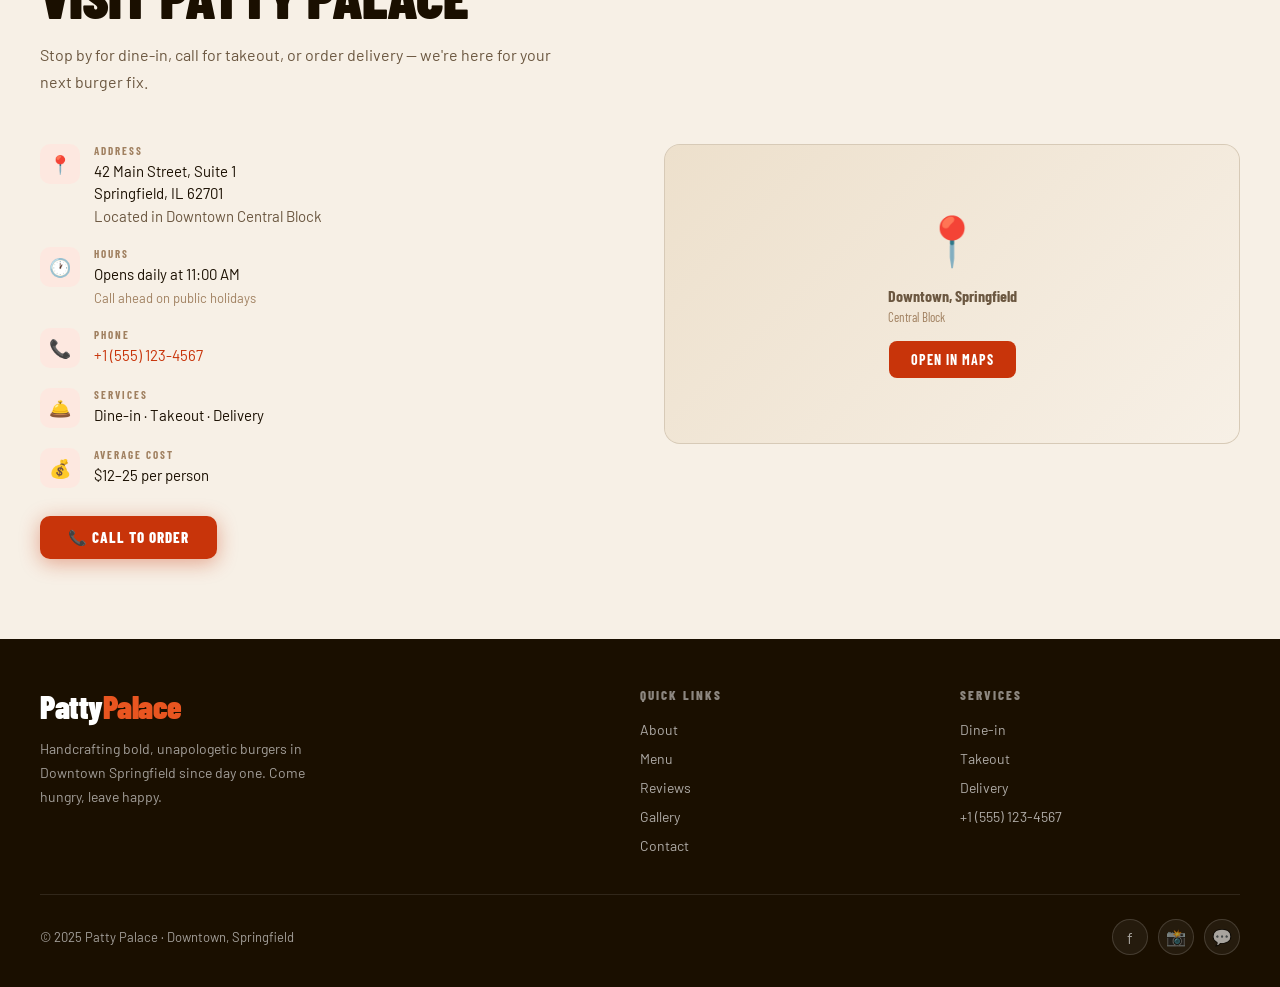
<file: burger_seller_website/burgerfest.html>
<!DOCTYPE html>
<html lang="en" data-theme="light">
<head>
<meta charset="UTF-8">
<meta name="viewport" content="width=device-width, initial-scale=1.0">
<title>Patty Palace — Downtown Grill</title>
<link rel="preconnect" href="https://fonts.googleapis.com">
<link rel="preconnect" href="https://fonts.gstatic.com" crossorigin>
<link href="https://fonts.googleapis.com/css2?family=Barlow+Condensed:wght@400;600;700;800;900&family=Barlow:wght@400;500;600&display=swap" rel="stylesheet">
<style>
  :root {
    --bg: #FFFBF5;
    --bg2: #F7F0E6;
    --bg3: #EDE0CC;
    --card: #FFFFFF;
    --text: #1A0F00;
    --text2: #6B5740;
    --text3: #A08060;
    --accent: #C8340A;
    --accent2: #E85520;
    --accent-light: #FDE8E0;
    --gold: #B8860B;
    --gold-light: #FFF4CC;
    --border: rgba(26,15,0,0.10);
    --border2: rgba(26,15,0,0.18);
    --shadow: 0 4px 24px rgba(200,52,10,0.10);
    --shadow2: 0 2px 12px rgba(26,15,0,0.08);
    --nav-bg: rgba(255,251,245,0.92);
    --hero-overlay: linear-gradient(160deg, rgba(200,52,10,0.82) 0%, rgba(26,15,0,0.72) 100%);
    --transition: 0.28s cubic-bezier(.4,0,.2,1);
  }
  [data-theme="dark"] {
    --bg: #140A00;
    --bg2: #1E1100;
    --bg3: #2A1800;
    --card: #221400;
    --text: #FFF0DC;
    --text2: #C8A880;
    --text3: #8A6844;
    --accent: #FF5520;
    --accent2: #FF7744;
    --accent-light: rgba(255,85,32,0.15);
    --gold: #E6A820;
    --gold-light: rgba(230,168,32,0.15);
    --border: rgba(255,240,220,0.08);
    --border2: rgba(255,240,220,0.15);
    --shadow: 0 4px 24px rgba(255,85,32,0.15);
    --shadow2: 0 2px 12px rgba(0,0,0,0.4);
    --nav-bg: rgba(20,10,0,0.92);
    --hero-overlay: linear-gradient(160deg, rgba(255,85,32,0.7) 0%, rgba(20,10,0,0.85) 100%);
  }

  *, *::before, *::after { box-sizing: border-box; margin: 0; padding: 0; }

  html { scroll-behavior: smooth; }

  body {
    font-family: 'Barlow', sans-serif;
    background: var(--bg);
    color: var(--text);
    transition: background var(--transition), color var(--transition);
    overflow-x: hidden;
  }

  /* NAV */
  nav {
    position: fixed; top: 0; left: 0; right: 0; z-index: 100;
    background: var(--nav-bg);
    backdrop-filter: blur(16px);
    border-bottom: 1px solid var(--border);
    transition: background var(--transition);
  }
  .nav-inner {
    max-width: 1200px; margin: 0 auto;
    display: flex; align-items: center; justify-content: space-between;
    padding: 0 24px; height: 64px;
  }
  .nav-logo {
    font-family: 'Barlow Condensed', sans-serif;
    font-weight: 900; font-size: 26px;
    color: var(--accent); letter-spacing: -0.5px;
    text-decoration: none;
  }
  .nav-logo span { color: var(--text); }
  .nav-links {
    display: flex; align-items: center; gap: 8px; list-style: none;
  }
  .nav-links a {
    font-family: 'Barlow Condensed', sans-serif;
    font-weight: 600; font-size: 15px; letter-spacing: 0.5px;
    color: var(--text2); text-decoration: none;
    padding: 6px 14px; border-radius: 6px;
    transition: background var(--transition), color var(--transition);
  }
  .nav-links a:hover { background: var(--accent-light); color: var(--accent); }
  .nav-actions { display: flex; align-items: center; gap: 10px; }
  .btn-theme {
    width: 38px; height: 38px; border-radius: 50%;
    border: 1.5px solid var(--border2);
    background: var(--card); cursor: pointer;
    display: flex; align-items: center; justify-content: center;
    font-size: 17px; transition: background var(--transition), border var(--transition);
    color: var(--text);
  }
  .btn-theme:hover { background: var(--bg2); }
  .btn-order {
    font-family: 'Barlow Condensed', sans-serif;
    font-weight: 700; font-size: 14px; letter-spacing: 1px;
    text-transform: uppercase;
    background: var(--accent); color: #fff;
    border: none; border-radius: 8px;
    padding: 9px 20px; cursor: pointer;
    transition: background var(--transition), transform var(--transition);
  }
  .btn-order:hover { background: var(--accent2); transform: translateY(-1px); }
  .hamburger {
    display: none; flex-direction: column; gap: 5px;
    background: none; border: none; cursor: pointer; padding: 4px;
  }
  .hamburger span {
    display: block; width: 24px; height: 2px;
    background: var(--text); border-radius: 2px;
    transition: transform 0.3s, opacity 0.3s;
  }
  .mobile-menu {
    display: none; position: fixed; inset: 64px 0 0 0;
    background: var(--nav-bg); backdrop-filter: blur(16px);
    padding: 24px; z-index: 99;
    flex-direction: column; gap: 8px;
  }
  .mobile-menu.open { display: flex; }
  .mobile-menu a {
    font-family: 'Barlow Condensed', sans-serif;
    font-weight: 700; font-size: 22px; letter-spacing: 0.5px;
    color: var(--text); text-decoration: none;
    padding: 12px 16px; border-radius: 10px;
    border-bottom: 1px solid var(--border);
    transition: background var(--transition), color var(--transition);
  }
  .mobile-menu a:hover { background: var(--accent-light); color: var(--accent); }

  /* HERO */
  .hero {
    position: relative; min-height: 100svh;
    display: flex; align-items: flex-end;
    padding-top: 64px; overflow: hidden;
  }
  .hero-bg {
    position: absolute; inset: 0;
    background:
      var(--hero-overlay),
      url('https://images.unsplash.com/photo-1568901346375-23c9450c58cd?w=1600&q=80') center/cover no-repeat;
    animation: heroScale 12s ease-in-out infinite alternate;
  }
  @keyframes heroScale {
    from { transform: scale(1); }
    to { transform: scale(1.04); }
  }
  .hero-content {
    position: relative; z-index: 2;
    max-width: 1200px; margin: 0 auto; width: 100%;
    padding: 60px 24px 72px;
  }
  .hero-badge {
    display: inline-flex; align-items: center; gap: 8px;
    background: rgba(255,255,255,0.12);
    border: 1px solid rgba(255,255,255,0.25);
    border-radius: 100px; padding: 6px 16px;
    font-family: 'Barlow Condensed', sans-serif;
    font-weight: 600; font-size: 13px; letter-spacing: 1.5px;
    color: rgba(255,255,255,0.9); text-transform: uppercase;
    margin-bottom: 20px; backdrop-filter: blur(8px);
    animation: fadeUp 0.7s 0.1s both;
  }
  .hero-title {
    font-family: 'Barlow Condensed', sans-serif;
    font-weight: 900; font-size: clamp(64px, 12vw, 130px);
    line-height: 0.9; color: #fff;
    letter-spacing: -2px; text-transform: uppercase;
    animation: fadeUp 0.7s 0.2s both;
  }
  .hero-title em { color: var(--accent2); font-style: normal; }
  .hero-sub {
    font-size: 18px; color: rgba(255,255,255,0.75);
    margin-top: 20px; max-width: 500px;
    line-height: 1.6; animation: fadeUp 0.7s 0.35s both;
  }
  .hero-meta {
    display: flex; flex-wrap: wrap; gap: 16px; margin-top: 28px;
    animation: fadeUp 0.7s 0.45s both;
  }
  .hero-pill {
    display: flex; align-items: center; gap: 8px;
    background: rgba(255,255,255,0.13);
    border: 1px solid rgba(255,255,255,0.2);
    border-radius: 100px; padding: 8px 18px;
    font-family: 'Barlow Condensed', sans-serif;
    font-weight: 600; font-size: 14px;
    color: rgba(255,255,255,0.92);
    backdrop-filter: blur(6px);
  }
  .hero-pill .icon { font-size: 16px; }
  .hero-ctas {
    display: flex; flex-wrap: wrap; gap: 12px; margin-top: 32px;
    animation: fadeUp 0.7s 0.55s both;
  }
  .btn-primary {
    font-family: 'Barlow Condensed', sans-serif;
    font-weight: 800; font-size: 16px; letter-spacing: 1px;
    text-transform: uppercase;
    background: var(--accent); color: #fff;
    border: none; border-radius: 10px;
    padding: 14px 32px; cursor: pointer;
    transition: background 0.2s, transform 0.2s, box-shadow 0.2s;
    box-shadow: 0 4px 20px rgba(200,52,10,0.4);
    text-decoration: none; display: inline-block;
  }
  .btn-primary:hover { background: var(--accent2); transform: translateY(-2px); box-shadow: 0 8px 28px rgba(200,52,10,0.5); }
  .btn-ghost {
    font-family: 'Barlow Condensed', sans-serif;
    font-weight: 700; font-size: 16px; letter-spacing: 1px;
    text-transform: uppercase;
    background: rgba(255,255,255,0.12);
    border: 1.5px solid rgba(255,255,255,0.35);
    color: #fff; border-radius: 10px;
    padding: 14px 32px; cursor: pointer;
    transition: background 0.2s, border-color 0.2s;
    text-decoration: none; display: inline-block;
    backdrop-filter: blur(6px);
  }
  .btn-ghost:hover { background: rgba(255,255,255,0.2); border-color: rgba(255,255,255,0.6); }
  .hero-scroll {
    position: absolute; bottom: 28px; left: 50%; transform: translateX(-50%);
    display: flex; flex-direction: column; align-items: center; gap: 8px;
    color: rgba(255,255,255,0.5); font-size: 11px; letter-spacing: 2px;
    text-transform: uppercase; font-family: 'Barlow Condensed', sans-serif;
    font-weight: 600; z-index: 2;
    animation: bounce 2s infinite;
  }
  .scroll-line {
    width: 1.5px; height: 40px;
    background: linear-gradient(to bottom, rgba(255,255,255,0.5), transparent);
  }
  @keyframes bounce {
    0%, 100% { transform: translateX(-50%) translateY(0); }
    50% { transform: translateX(-50%) translateY(6px); }
  }
  @keyframes fadeUp {
    from { opacity: 0; transform: translateY(24px); }
    to { opacity: 1; transform: translateY(0); }
  }

  /* STATS BAR */
  .stats-bar {
    background: var(--accent);
    padding: 0 24px;
    overflow: hidden;
  }
  .stats-inner {
    max-width: 1200px; margin: 0 auto;
    display: flex; align-items: stretch;
  }
  .stat-item {
    flex: 1; display: flex; flex-direction: column;
    align-items: center; justify-content: center;
    padding: 20px 16px; gap: 2px;
    border-right: 1px solid rgba(255,255,255,0.15);
  }
  .stat-item:last-child { border-right: none; }
  .stat-num {
    font-family: 'Barlow Condensed', sans-serif;
    font-weight: 900; font-size: 28px;
    color: #fff; line-height: 1;
  }
  .stat-lbl {
    font-family: 'Barlow Condensed', sans-serif;
    font-weight: 600; font-size: 12px; letter-spacing: 1px;
    text-transform: uppercase; color: rgba(255,255,255,0.7);
  }

  /* SECTION */
  section { padding: 80px 24px; }
  .container { max-width: 1200px; margin: 0 auto; }
  .section-eyebrow {
    font-family: 'Barlow Condensed', sans-serif;
    font-weight: 700; font-size: 12px; letter-spacing: 3px;
    text-transform: uppercase; color: var(--accent);
    margin-bottom: 12px;
  }
  .section-title {
    font-family: 'Barlow Condensed', sans-serif;
    font-weight: 900; font-size: clamp(36px, 5vw, 58px);
    line-height: 1; letter-spacing: -1px;
    color: var(--text); text-transform: uppercase;
    margin-bottom: 16px;
  }
  .section-sub {
    font-size: 16px; color: var(--text2); max-width: 520px; line-height: 1.7;
  }

  /* INFO GRID */
  .info-grid {
    display: grid;
    grid-template-columns: repeat(auto-fit, minmax(220px, 1fr));
    gap: 16px; margin-top: 48px;
  }
  .info-card {
    background: var(--card);
    border: 1px solid var(--border);
    border-radius: 14px; padding: 24px;
    transition: transform var(--transition), box-shadow var(--transition), border-color var(--transition);
    position: relative; overflow: hidden;
  }
  .info-card::before {
    content: ''; position: absolute;
    top: 0; left: 0; right: 0; height: 3px;
    background: var(--accent); opacity: 0;
    transition: opacity var(--transition);
  }
  .info-card:hover { transform: translateY(-4px); box-shadow: var(--shadow); border-color: var(--border2); }
  .info-card:hover::before { opacity: 1; }
  .info-icon { font-size: 28px; margin-bottom: 12px; display: block; }
  .info-label {
    font-family: 'Barlow Condensed', sans-serif;
    font-weight: 700; font-size: 11px; letter-spacing: 2px;
    text-transform: uppercase; color: var(--text3); margin-bottom: 6px;
  }
  .info-value {
    font-family: 'Barlow Condensed', sans-serif;
    font-weight: 700; font-size: 18px; color: var(--text);
    line-height: 1.3;
  }
  .info-value a { color: var(--accent); text-decoration: none; }
  .info-value a:hover { text-decoration: underline; }
  .badge-closed {
    display: inline-block; background: var(--accent-light);
    color: var(--accent); font-family: 'Barlow Condensed', sans-serif;
    font-weight: 700; font-size: 12px; letter-spacing: 1px;
    border-radius: 6px; padding: 3px 10px;
    text-transform: uppercase; margin-top: 4px;
  }
  .badge-open {
    display: inline-block; background: #e6f4ea;
    color: #1e7e34; font-family: 'Barlow Condensed', sans-serif;
    font-weight: 700; font-size: 12px; letter-spacing: 1px;
    border-radius: 6px; padding: 3px 10px; text-transform: uppercase; margin-top: 4px;
  }
  [data-theme="dark"] .badge-open { background: rgba(30,126,52,0.2); color: #6fd98e; }

  /* ACTION PILLS */
  .action-row {
    display: flex; flex-wrap: wrap; gap: 10px; margin-top: 40px;
  }
  .action-pill {
    display: flex; align-items: center; gap: 8px;
    background: var(--card);
    border: 1.5px solid var(--border2);
    border-radius: 100px; padding: 10px 20px;
    font-family: 'Barlow Condensed', sans-serif;
    font-weight: 700; font-size: 14px; letter-spacing: 0.5px;
    color: var(--text); cursor: pointer; text-decoration: none;
    transition: background var(--transition), color var(--transition), border-color var(--transition), transform var(--transition);
  }
  .action-pill:hover {
    background: var(--accent-light); color: var(--accent);
    border-color: var(--accent); transform: translateY(-2px);
  }

  /* MENU */
  #menu { background: var(--bg2); }
  .menu-tabs {
    display: flex; gap: 8px; margin-bottom: 40px; flex-wrap: wrap;
  }
  .tab-btn {
    font-family: 'Barlow Condensed', sans-serif;
    font-weight: 700; font-size: 14px; letter-spacing: 1px;
    text-transform: uppercase;
    background: var(--card); border: 1.5px solid var(--border2);
    color: var(--text2); border-radius: 8px;
    padding: 8px 18px; cursor: pointer;
    transition: background var(--transition), color var(--transition), border-color var(--transition);
  }
  .tab-btn.active, .tab-btn:hover {
    background: var(--accent); color: #fff; border-color: var(--accent);
  }
  .menu-grid {
    display: grid;
    grid-template-columns: repeat(auto-fill, minmax(300px, 1fr));
    gap: 20px;
  }
  .menu-card {
    background: var(--card);
    border: 1px solid var(--border);
    border-radius: 16px; overflow: hidden;
    display: flex; flex-direction: column;
    transition: transform var(--transition), box-shadow var(--transition);
    animation: fadeUp 0.5s both;
  }
  .menu-card:hover { transform: translateY(-5px); box-shadow: var(--shadow); }
  .menu-img {
    width: 100%; height: 200px; object-fit: cover;
    background: var(--bg3);
    display: flex; align-items: center; justify-content: center;
    font-size: 64px; flex-shrink: 0;
  }
  .menu-body { padding: 20px; flex: 1; display: flex; flex-direction: column; gap: 8px; }
  .menu-tag {
    font-family: 'Barlow Condensed', sans-serif;
    font-weight: 700; font-size: 11px; letter-spacing: 1.5px;
    text-transform: uppercase; color: var(--accent);
  }
  .menu-name {
    font-family: 'Barlow Condensed', sans-serif;
    font-weight: 800; font-size: 20px; color: var(--text);
    line-height: 1.2;
  }
  .menu-desc { font-size: 14px; color: var(--text2); line-height: 1.6; flex: 1; }
  .menu-footer {
    display: flex; align-items: center; justify-content: space-between;
    margin-top: 12px; padding-top: 12px;
    border-top: 1px solid var(--border);
  }
  .menu-price {
    font-family: 'Barlow Condensed', sans-serif;
    font-weight: 900; font-size: 22px; color: var(--accent);
  }
  .menu-add {
    width: 34px; height: 34px; border-radius: 50%;
    background: var(--accent); color: #fff;
    border: none; cursor: pointer; font-size: 20px;
    display: flex; align-items: center; justify-content: center;
    transition: transform 0.2s, background 0.2s;
  }
  .menu-add:hover { transform: scale(1.15); background: var(--accent2); }

  /* REVIEWS */
  .rating-hero {
    display: flex; align-items: center; gap: 24px;
    margin-bottom: 40px; flex-wrap: wrap;
  }
  .rating-big {
    font-family: 'Barlow Condensed', sans-serif;
    font-weight: 900; font-size: 80px; line-height: 1;
    color: var(--accent); letter-spacing: -4px;
  }
  .rating-info { display: flex; flex-direction: column; gap: 6px; }
  .stars-row { display: flex; gap: 3px; }
  .star { font-size: 22px; color: #F5A623; }
  .star.empty { color: var(--border2); }
  .rating-count {
    font-family: 'Barlow Condensed', sans-serif;
    font-weight: 600; font-size: 15px; color: var(--text2);
  }
  .bars { display: flex; flex-direction: column; gap: 8px; flex: 1; min-width: 200px; }
  .bar-row { display: flex; align-items: center; gap: 10px; }
  .bar-label {
    font-family: 'Barlow Condensed', sans-serif;
    font-weight: 700; font-size: 13px; color: var(--text2); width: 16px; text-align: right;
  }
  .bar-track {
    flex: 1; height: 8px; background: var(--bg3); border-radius: 100px; overflow: hidden;
  }
  .bar-fill {
    height: 100%; border-radius: 100px;
    background: var(--accent); transition: width 1s cubic-bezier(.4,0,.2,1);
  }
  .reviews-grid {
    display: grid;
    grid-template-columns: repeat(auto-fill, minmax(320px, 1fr));
    gap: 20px; margin-top: 32px;
  }
  .review-card {
    background: var(--card);
    border: 1px solid var(--border);
    border-radius: 16px; padding: 24px;
    display: flex; flex-direction: column; gap: 12px;
    transition: transform var(--transition), box-shadow var(--transition);
  }
  .review-card:hover { transform: translateY(-3px); box-shadow: var(--shadow2); }
  .review-header { display: flex; align-items: center; gap: 12px; }
  .avatar {
    width: 44px; height: 44px; border-radius: 50%;
    background: var(--accent); color: #fff;
    display: flex; align-items: center; justify-content: center;
    font-family: 'Barlow Condensed', sans-serif;
    font-weight: 800; font-size: 16px; flex-shrink: 0;
  }
  .reviewer-name {
    font-family: 'Barlow Condensed', sans-serif;
    font-weight: 700; font-size: 16px; color: var(--text);
  }
  .reviewer-date { font-size: 13px; color: var(--text3); }
  .review-stars { display: flex; gap: 2px; }
  .review-star { font-size: 14px; color: #F5A623; }
  .review-text { font-size: 15px; color: var(--text2); line-height: 1.7; }

  /* GALLERY */
  #gallery { background: var(--bg); }
  .gallery-grid {
    display: grid;
    grid-template-columns: repeat(auto-fill, minmax(240px, 1fr));
    grid-auto-rows: 220px;
    gap: 12px; margin-top: 40px;
  }
  .gallery-item {
    border-radius: 14px; overflow: hidden;
    background: var(--bg3); position: relative;
    cursor: pointer;
    transition: transform var(--transition);
  }
  .gallery-item.tall { grid-row: span 2; }
  .gallery-item.wide { grid-column: span 2; }
  .gallery-item:hover { transform: scale(1.02); }
  .gallery-img {
    width: 100%; height: 100%; object-fit: cover;
    font-size: 80px;
    display: flex; align-items: center; justify-content: center;
    background: var(--bg3); transition: filter var(--transition);
  }
  .gallery-item:hover .gallery-img { filter: brightness(0.85); }
  .gallery-label {
    position: absolute; bottom: 0; left: 0; right: 0;
    background: linear-gradient(to top, rgba(0,0,0,0.6) 0%, transparent 100%);
    padding: 20px 16px 12px;
    font-family: 'Barlow Condensed', sans-serif;
    font-weight: 700; font-size: 14px;
    color: rgba(255,255,255,0.9);
    transform: translateY(4px); opacity: 0;
    transition: opacity var(--transition), transform var(--transition);
  }
  .gallery-item:hover .gallery-label { opacity: 1; transform: translateY(0); }

  /* MAP / CONTACT */
  #contact { background: var(--bg2); }
  .contact-grid {
    display: grid;
    grid-template-columns: 1fr 1fr;
    gap: 48px; margin-top: 48px;
    align-items: start;
  }
  .contact-details { display: flex; flex-direction: column; gap: 20px; }
  .contact-row {
    display: flex; gap: 14px; align-items: flex-start;
  }
  .contact-icon {
    width: 40px; height: 40px; border-radius: 10px;
    background: var(--accent-light); color: var(--accent);
    display: flex; align-items: center; justify-content: center;
    font-size: 18px; flex-shrink: 0;
  }
  .contact-data {}
  .contact-label {
    font-family: 'Barlow Condensed', sans-serif;
    font-weight: 700; font-size: 11px; letter-spacing: 2px;
    text-transform: uppercase; color: var(--text3); margin-bottom: 3px;
  }
  .contact-val {
    font-size: 15px; color: var(--text); line-height: 1.5;
  }
  .contact-val a { color: var(--accent); text-decoration: none; }
  .map-box {
    border-radius: 16px; overflow: hidden;
    border: 1px solid var(--border);
    height: 300px; background: var(--bg3);
    display: flex; align-items: center; justify-content: center;
    flex-direction: column; gap: 12px;
    color: var(--text2); font-size: 14px;
    position: relative;
  }
  .map-placeholder {
    width: 100%; height: 100%;
    background:
      linear-gradient(135deg, var(--bg3) 0%, var(--bg2) 100%);
    display: flex; flex-direction: column;
    align-items: center; justify-content: center;
    gap: 16px; font-family: 'Barlow Condensed', sans-serif;
  }
  .map-pin { font-size: 48px; animation: pinBounce 2s ease-in-out infinite; }
  @keyframes pinBounce {
    0%,100% { transform: translateY(0); }
    50% { transform: translateY(-8px); }
  }
  .map-text {
    text-align: center;
    font-weight: 700; font-size: 16px; color: var(--text2);
  }
  .map-sub { font-size: 13px; color: var(--text3); margin-top: 4px; }
  .map-link {
    font-family: 'Barlow Condensed', sans-serif;
    font-weight: 700; font-size: 14px; letter-spacing: 1px;
    text-transform: uppercase;
    background: var(--accent); color: #fff;
    border: none; border-radius: 8px;
    padding: 10px 22px; cursor: pointer;
    transition: background 0.2s;
    text-decoration: none; display: inline-block;
  }
  .map-link:hover { background: var(--accent2); }

  /* FOOTER */
  footer {
    background: var(--text); color: rgba(255,255,255,0.6);
    padding: 48px 24px 32px;
  }
  .footer-inner {
    max-width: 1200px; margin: 0 auto;
    display: grid;
    grid-template-columns: 2fr 1fr 1fr;
    gap: 40px;
  }
  .footer-brand {}
  .footer-logo {
    font-family: 'Barlow Condensed', sans-serif;
    font-weight: 900; font-size: 32px;
    color: #fff; letter-spacing: -0.5px;
    margin-bottom: 12px;
  }
  .footer-logo span { color: var(--accent2); }
  .footer-desc { font-size: 14px; line-height: 1.7; max-width: 280px; }
  .footer-col-title {
    font-family: 'Barlow Condensed', sans-serif;
    font-weight: 800; font-size: 13px; letter-spacing: 2px;
    text-transform: uppercase; color: rgba(255,255,255,0.5);
    margin-bottom: 16px;
  }
  .footer-links { list-style: none; display: flex; flex-direction: column; gap: 10px; }
  .footer-links a {
    font-size: 14px; color: rgba(255,255,255,0.65); text-decoration: none;
    transition: color 0.2s;
  }
  .footer-links a:hover { color: #fff; }
  .footer-bottom {
    max-width: 1200px; margin: 40px auto 0;
    padding-top: 24px; border-top: 1px solid rgba(255,255,255,0.1);
    display: flex; align-items: center; justify-content: space-between;
    font-size: 13px; flex-wrap: wrap; gap: 12px;
  }
  .social-row { display: flex; gap: 10px; }
  .social-btn {
    width: 36px; height: 36px; border-radius: 50%;
    border: 1px solid rgba(255,255,255,0.15);
    background: rgba(255,255,255,0.05);
    display: flex; align-items: center; justify-content: center;
    font-size: 16px; cursor: pointer; color: rgba(255,255,255,0.6);
    transition: background 0.2s, border-color 0.2s, color 0.2s;
    text-decoration: none;
  }
  .social-btn:hover { background: var(--accent); border-color: var(--accent); color: #fff; }

  /* RESPONSIVE */
  @media (max-width: 900px) {
    .nav-links { display: none; }
    .hamburger { display: flex; }
    .footer-inner { grid-template-columns: 1fr 1fr; }
    .contact-grid { grid-template-columns: 1fr; }
  }
  @media (max-width: 600px) {
    section { padding: 56px 20px; }
    .stats-inner { flex-wrap: wrap; }
    .stat-item { flex: 1 1 50%; min-width: 120px; }
    .footer-inner { grid-template-columns: 1fr; }
    .gallery-grid { grid-template-columns: repeat(auto-fill, minmax(160px, 1fr)); grid-auto-rows: 160px; }
    .gallery-item.wide { grid-column: span 1; }
    .hero-title { letter-spacing: -1px; }
    .btn-order { display: none; }
  }

  /* SCROLL REVEAL */
  .reveal {
    opacity: 0; transform: translateY(30px);
    transition: opacity 0.6s, transform 0.6s;
  }
  .reveal.visible { opacity: 1; transform: translateY(0); }

  /* MENU HIDDEN */
  .menu-section { display: none; }
  .menu-section.active { display: grid; }
</style>
</head>
<body>

<!-- NAV -->
<nav>
  <div class="nav-inner">
    <a href="#" class="nav-logo">Patty<span>Palace</span></a>
    <ul class="nav-links">
      <li><a href="#about">About</a></li>
      <li><a href="#menu">Menu</a></li>
      <li><a href="#reviews">Reviews</a></li>
      <li><a href="#gallery">Gallery</a></li>
      <li><a href="#contact">Contact</a></li>
    </ul>
    <div class="nav-actions">
      <button class="btn-theme" id="themeToggle" title="Toggle theme">🌙</button>
      <a href="tel:+15551234567" class="btn-order">Order Now</a>
      <button class="hamburger" id="menuToggle" aria-label="Open menu">
        <span></span><span></span><span></span>
      </button>
    </div>
  </div>
</nav>

<!-- MOBILE MENU -->
<div class="mobile-menu" id="mobileMenu">
  <a href="#about" onclick="closeMobile()">About</a>
  <a href="#menu" onclick="closeMobile()">Menu</a>
  <a href="#reviews" onclick="closeMobile()">Reviews</a>
  <a href="#gallery" onclick="closeMobile()">Gallery</a>
  <a href="#contact" onclick="closeMobile()">Contact</a>
</div>

<!-- HERO -->
<section class="hero" id="home">
  <div class="hero-bg"></div>
  <div class="hero-content">
    <div class="hero-badge">🍔 Central District, Springfield</div>
    <h1 class="hero-title">Patty<br><em>Palace</em></h1>
    <p class="hero-sub">Where flavor meets fire. Handcrafted smash burgers and bold stacks served daily in the heart of Downtown Springfield.</p>
    <div class="hero-meta">
      <div class="hero-pill"><span class="icon">⭐</span> 4.6 Rating</div>
      <div class="hero-pill"><span class="icon">💬</span> 3,104 Reviews</div>
      <div class="hero-pill"><span class="icon">💰</span> $12–25</div>
      <div class="hero-pill"><span class="icon">🕛</span> Opens 11 AM</div>
    </div>
    <div class="hero-ctas">
      <a href="#menu" class="btn-primary">Explore Menu</a>
      <a href="#contact" class="btn-ghost">Find Us</a>
    </div>
  </div>
  <div class="hero-scroll">
    <div class="scroll-line"></div>
    scroll
  </div>
</section>

<!-- STATS BAR -->
<div class="stats-bar">
  <div class="stats-inner">
    <div class="stat-item">
      <div class="stat-num">4.6★</div>
      <div class="stat-lbl">Rating</div>
    </div>
    <div class="stat-item">
      <div class="stat-num">3,104</div>
      <div class="stat-lbl">Reviews</div>
    </div>
    <div class="stat-item">
      <div class="stat-num">14+</div>
      <div class="stat-lbl">Menu Items</div>
    </div>
    <div class="stat-item">
      <div class="stat-num">3</div>
      <div class="stat-lbl">Ways to Order</div>
    </div>
  </div>
</div>

<!-- ABOUT -->
<section id="about">
  <div class="container">
    <div class="reveal">
      <p class="section-eyebrow">Who We Are</p>
      <h2 class="section-title">The Palace<br>Experience</h2>
      <p class="section-sub">Located on Main Street in Downtown Springfield, Patty Palace has been flipping bold, unapologetic burgers since day one. Dine in, take out, or get it delivered — the palace is always open.</p>
    </div>

    <div class="action-row reveal">
      <a href="#" class="action-pill">🗺️ Directions</a>
      <a href="#" class="action-pill">💾 Save</a>
      <a href="#" class="action-pill">📤 Share</a>
      <a href="tel:+15551234567" class="action-pill">📞 Call</a>
      <a href="#" class="action-pill">📍 Nearby</a>
    </div>

    <div class="info-grid reveal">
      <div class="info-card">
        <span class="info-icon">📍</span>
        <div class="info-label">Address</div>
        <div class="info-value">42 Main Street, Downtown<br><small style="font-size:14px;color:var(--text2)">Located in Central Block</small></div>
      </div>
      <div class="info-card">
        <span class="info-icon">🕛</span>
        <div class="info-label">Hours</div>
        <div class="info-value">Opens 11 AM Daily<br><span class="badge-closed">Currently Closed</span></div>
      </div>
      <div class="info-card">
        <span class="info-icon">📞</span>
        <div class="info-label">Phone</div>
        <div class="info-value"><a href="tel:+15551234567">+1 (555) 123-4567</a></div>
      </div>
      <div class="info-card">
        <span class="info-icon">💰</span>
        <div class="info-label">Price Range</div>
        <div class="info-value">$12–25<br><small style="font-size:14px;color:var(--text2)">Per person · Reported by 58 people</small></div>
      </div>
      <div class="info-card">
        <span class="info-icon">🛎️</span>
        <div class="info-label">Services</div>
        <div class="info-value">Dine-in · Takeout<br>Delivery Available</div>
      </div>
      <div class="info-card">
        <span class="info-icon">🤩</span>
        <div class="info-label">Latest Update</div>
        <div class="info-value">"Absolutely fire!" — Customer Update<br><small style="font-size:14px;color:var(--text2)">2 months ago</small></div>
      </div>
    </div>
  </div>
</section>

<!-- MENU -->
<section id="menu">
  <div class="container">
    <div class="reveal">
      <p class="section-eyebrow">What We Serve</p>
      <h2 class="section-title">Our Menu</h2>
      <p class="section-sub">From fiery jalapeño stacks to classic grilled perfection — every burger is a character.</p>
    </div>

    <div class="menu-tabs reveal" style="margin-top:32px;">
      <button class="tab-btn active" onclick="showTab('popular', this)">⭐ Popular</button>
      <button class="tab-btn" onclick="showTab('beef', this)">🥩 Beef</button>
      <button class="tab-btn" onclick="showTab('chicken', this)">🍗 Chicken</button>
      <button class="tab-btn" onclick="showTab('sides', this)">🍟 Sides</button>
    </div>

    <!-- POPULAR -->
    <div class="menu-grid menu-section active" id="tab-popular">
      <div class="menu-card reveal">
        <div class="menu-img">🍔</div>
        <div class="menu-body">
          <div class="menu-tag">⭐ Most Popular</div>
          <div class="menu-name">Signature Smash Burger & Fries</div>
          <div class="menu-desc">Our signature crowd-pleaser — double smash patty layered with American cheese, pickles, and our secret Palace sauce.</div>
          <div class="menu-footer">
            <div class="menu-price">$14</div>
            <button class="menu-add" onclick="addToast(this)">+</button>
          </div>
        </div>
      </div>
      <div class="menu-card reveal">
        <div class="menu-img">🍄</div>
        <div class="menu-body">
          <div class="menu-tag">⭐ Most Popular</div>
          <div class="menu-name">Truffle Mushroom Burger</div>
          <div class="menu-desc">Earthy sautéed mushrooms and truffle aioli meet a flame-grilled beef patty in this umami-packed masterpiece.</div>
          <div class="menu-footer">
            <div class="menu-price">$13</div>
            <button class="menu-add" onclick="addToast(this)">+</button>
          </div>
        </div>
      </div>
      <div class="menu-card reveal">
        <div class="menu-img">🌶️</div>
        <div class="menu-body">
          <div class="menu-tag">⭐ Most Popular</div>
          <div class="menu-name">Spicy Jalapeño Stack</div>
          <div class="menu-desc">For the heat seekers. Stacked high with fresh jalapeños, ghost pepper aioli, and a hand-formed beef patty.</div>
          <div class="menu-footer">
            <div class="menu-price">$13.50</div>
            <button class="menu-add" onclick="addToast(this)">+</button>
          </div>
        </div>
      </div>
    </div>

    <!-- BEEF -->
    <div class="menu-grid menu-section" id="tab-beef">
      <div class="menu-card reveal">
        <div class="menu-img">🍔</div>
        <div class="menu-body">
          <div class="menu-tag">🥩 Beef</div>
          <div class="menu-name">Signature Smash Burger & Fries</div>
          <div class="menu-desc">Our signature crowd-pleaser with melted cheese and crispy fries.</div>
          <div class="menu-footer"><div class="menu-price">$14</div><button class="menu-add" onclick="addToast(this)">+</button></div>
        </div>
      </div>
      <div class="menu-card reveal">
        <div class="menu-img">🍄</div>
        <div class="menu-body">
          <div class="menu-tag">🥩 Beef</div>
          <div class="menu-name">Truffle Mushroom Burger</div>
          <div class="menu-desc">Earthy mushrooms and flame-grilled beef — simple, bold, unforgettable.</div>
          <div class="menu-footer"><div class="menu-price">$13</div><button class="menu-add" onclick="addToast(this)">+</button></div>
        </div>
      </div>
      <div class="menu-card reveal">
        <div class="menu-img">🌶️</div>
        <div class="menu-body">
          <div class="menu-tag">🥩 Beef</div>
          <div class="menu-name">Spicy Jalapeño Stack</div>
          <div class="menu-desc">Fiery and fresh jalapeños on a perfectly seasoned beef patty.</div>
          <div class="menu-footer"><div class="menu-price">$13.50</div><button class="menu-add" onclick="addToast(this)">+</button></div>
        </div>
      </div>
      <div class="menu-card reveal">
        <div class="menu-img">🔥</div>
        <div class="menu-body">
          <div class="menu-tag">🥩 Beef</div>
          <div class="menu-name">Beef Grilled Burger & Fries</div>
          <div class="menu-desc">Classic grilled beef with golden fries — the OG combo done right.</div>
          <div class="menu-footer"><div class="menu-price">$15</div><button class="menu-add" onclick="addToast(this)">+</button></div>
        </div>
      </div>
      <div class="menu-card reveal">
        <div class="menu-img">🧀</div>
        <div class="menu-body">
          <div class="menu-tag">🥩 Beef</div>
          <div class="menu-name">Beef Patty with Cheese</div>
          <div class="menu-desc">Pure and simple — thick beef patty smothered in melted cheese.</div>
          <div class="menu-footer"><div class="menu-price">$13</div><button class="menu-add" onclick="addToast(this)">+</button></div>
        </div>
      </div>
    </div>

    <!-- CHICKEN -->
    <div class="menu-grid menu-section" id="tab-chicken">
      <div class="menu-card reveal">
        <div class="menu-img">🍗</div>
        <div class="menu-body">
          <div class="menu-tag">🍗 Chicken</div>
          <div class="menu-name">Grilled Chicken Burger</div>
          <div class="menu-desc">Tender marinated grilled chicken, crisp lettuce, and our special mayo.</div>
          <div class="menu-footer"><div class="menu-price">$14</div><button class="menu-add" onclick="addToast(this)">+</button></div>
        </div>
      </div>
      <div class="menu-card reveal">
        <div class="menu-img">🌶️</div>
        <div class="menu-body">
          <div class="menu-tag">🍗 Chicken</div>
          <div class="menu-name">Chicken Jalapeño Burger</div>
          <div class="menu-desc">Grilled chicken meets bold jalapeños — spice without compromise.</div>
          <div class="menu-footer"><div class="menu-price">$15</div><button class="menu-add" onclick="addToast(this)">+</button></div>
        </div>
      </div>
      <div class="menu-card reveal">
        <div class="menu-img">🍔</div>
        <div class="menu-body">
          <div class="menu-tag">🍗 Chicken</div>
          <div class="menu-name">Crispy Chicken Club</div>
          <div class="menu-desc">Our beloved Palace sauce meets crispy chicken in this fan favourite.</div>
          <div class="menu-footer"><div class="menu-price">$13</div><button class="menu-add" onclick="addToast(this)">+</button></div>
        </div>
      </div>
      <div class="menu-card reveal">
        <div class="menu-img">🎡</div>
        <div class="menu-body">
          <div class="menu-tag">🍗 Chicken</div>
          <div class="menu-name">Nashville Hot Chicken</div>
          <div class="menu-desc">Spiced Nashville hot chicken with pickles, honey drizzle, and creamy slaw.</div>
          <div class="menu-footer"><div class="menu-price">$13</div><button class="menu-add" onclick="addToast(this)">+</button></div>
        </div>
      </div>
      <div class="menu-card reveal">
        <div class="menu-img">🥩</div>
        <div class="menu-body">
          <div class="menu-tag">🍗 Chicken</div>
          <div class="menu-name">Grilled Chicken Deluxe</div>
          <div class="menu-desc">Hearty grilled chicken breast with roasted peppers and garlic mayo.</div>
          <div class="menu-footer"><div class="menu-price">$14</div><button class="menu-add" onclick="addToast(this)">+</button></div>
        </div>
      </div>
    </div>

    <!-- SIDES -->
    <div class="menu-grid menu-section" id="tab-sides">
      <div class="menu-card reveal">
        <div class="menu-img">🍟</div>
        <div class="menu-body">
          <div class="menu-tag">🍟 Sides</div>
          <div class="menu-name">Classic Fries</div>
          <div class="menu-desc">Golden, crispy, perfectly salted. The perfect companion to any burger.</div>
          <div class="menu-footer"><div class="menu-price">$4</div><button class="menu-add" onclick="addToast(this)">+</button></div>
        </div>
      </div>
      <div class="menu-card reveal">
        <div class="menu-img">🧀</div>
        <div class="menu-body">
          <div class="menu-tag">🍟 Sides</div>
          <div class="menu-name">Cheese Fries</div>
          <div class="menu-desc">Our crispy fries drenched in warm, melted cheese sauce.</div>
          <div class="menu-footer"><div class="menu-price">$5.50</div><button class="menu-add" onclick="addToast(this)">+</button></div>
        </div>
      </div>
    </div>
  </div>
</section>

<!-- REVIEWS -->
<section id="reviews" style="background:var(--bg);">
  <div class="container">
    <div class="reveal">
      <p class="section-eyebrow">What People Say</p>
      <h2 class="section-title">Reviews</h2>
    </div>

    <div class="rating-hero reveal">
      <div class="rating-big">4.6</div>
      <div class="rating-info">
        <div class="stars-row">
          <span class="star">★</span><span class="star">★</span><span class="star">★</span>
          <span class="star">★</span><span class="star empty">☆</span>
        </div>
        <div class="rating-count">3,104 reviews on Google</div>
      </div>
      <div class="bars">
        <div class="bar-row">
          <div class="bar-label">5</div>
          <div class="bar-track"><div class="bar-fill" style="width:55%"></div></div>
        </div>
        <div class="bar-row">
          <div class="bar-label">4</div>
          <div class="bar-track"><div class="bar-fill" style="width:25%"></div></div>
        </div>
        <div class="bar-row">
          <div class="bar-label">3</div>
          <div class="bar-track"><div class="bar-fill" style="width:10%"></div></div>
        </div>
        <div class="bar-row">
          <div class="bar-label">2</div>
          <div class="bar-track"><div class="bar-fill" style="width:5%"></div></div>
        </div>
        <div class="bar-row">
          <div class="bar-label">1</div>
          <div class="bar-track"><div class="bar-fill" style="width:5%"></div></div>
        </div>
      </div>
    </div>

    <div class="reviews-grid">
      <div class="review-card reveal">
        <div class="review-header">
          <div class="avatar" style="background:#C8340A;">AK</div>
          <div>
            <div class="reviewer-name">Tyler W.</div>
            <div class="reviewer-date">2 weeks ago</div>
          </div>
        </div>
        <div class="review-stars">
          <span class="review-star">★</span><span class="review-star">★</span><span class="review-star">★</span><span class="review-star">★</span><span class="review-star">★</span>
        </div>
        <div class="review-text">The Signature Smash Burger is absolutely insane! Juicy double patty, perfect cheese melt, and those fries are criminally good. Easily the best burger spot in Springfield. Will be back every week!</div>
      </div>
      <div class="review-card reveal">
        <div class="review-header">
          <div class="avatar" style="background:#E85520;">SR</div>
          <div>
            <div class="reviewer-name">Jessica M.</div>
            <div class="reviewer-date">1 month ago</div>
          </div>
        </div>
        <div class="review-stars">
          <span class="review-star">★</span><span class="review-star">★</span><span class="review-star">★</span><span class="review-star">★</span><span class="review-star" style="color:var(--border2)">★</span>
        </div>
        <div class="review-text">Great burgers, good value for Downtown. The Nashville Hot Chicken is unique and really flavorful. Service was a bit slow on weekends but the food makes up for it. Highly recommend!</div>
      </div>
      <div class="review-card reveal">
        <div class="review-header">
          <div class="avatar" style="background:#B8860B;">ZM</div>
          <div>
            <div class="reviewer-name">Marcus T.</div>
            <div class="reviewer-date">3 weeks ago</div>
          </div>
        </div>
        <div class="review-stars">
          <span class="review-star">★</span><span class="review-star">★</span><span class="review-star">★</span><span class="review-star">★</span><span class="review-star">★</span>
        </div>
        <div class="review-text">🤩wow🤩 — that's all I can say. The Truffle Mushroom Burger is a game changer. Never had mushrooms on a burger taste this good. The atmosphere is chill and the staff are friendly.</div>
      </div>
      <div class="review-card reveal">
        <div class="review-header">
          <div class="avatar" style="background:#1E7E34;">FQ</div>
          <div>
            <div class="reviewer-name">Olivia K.</div>
            <div class="reviewer-date">2 months ago</div>
          </div>
        </div>
        <div class="review-stars">
          <span class="review-star">★</span><span class="review-star">★</span><span class="review-star">★</span><span class="review-star">★</span><span class="review-star" style="color:var(--border2)">★</span>
        </div>
        <div class="review-text">Solid burgers at fair prices. The Jalapeño Stack is properly spicy — not fake spicy. Delivery was timely. Would be 5 stars if portions were a bit bigger but the taste is on point!</div>
      </div>
      <div class="review-card reveal">
        <div class="review-header">
          <div class="avatar" style="background:#533B99;">OH</div>
          <div>
            <div class="reviewer-name">Daniel R.</div>
            <div class="reviewer-date">1 month ago</div>
          </div>
        </div>
        <div class="review-stars">
          <span class="review-star">★</span><span class="review-star">★</span><span class="review-star">★</span><span class="review-star">★</span><span class="review-star">★</span>
        </div>
        <div class="review-text">This place has become my go-to for burgers in Springfield. The Grilled Chicken Deluxe is surprisingly good — tender and well seasoned. Cheese fries are addictive. Perfect for a quick lunch!</div>
      </div>
      <div class="review-card reveal">
        <div class="review-header">
          <div class="avatar" style="background:#C8340A;">NB</div>
          <div>
            <div class="reviewer-name">Samantha C.</div>
            <div class="reviewer-date">3 months ago</div>
          </div>
        </div>
        <div class="review-stars">
          <span class="review-star">★</span><span class="review-star">★</span><span class="review-star">★</span><span class="review-star">★</span><span class="review-star" style="color:var(--border2)">★</span>
        </div>
        <div class="review-text">Really good burgers for the price. The Crispy Chicken Club with fries is my personal favourite. Located perfectly in Central Block so parking is easy. A reliable spot every time!</div>
      </div>
    </div>
  </div>
</section>

<!-- GALLERY -->
<section id="gallery">
  <div class="container">
    <div class="reveal">
      <p class="section-eyebrow">Photos & Videos</p>
      <h2 class="section-title">The Fest in<br>Full Flavor</h2>
    </div>
    <div class="gallery-grid reveal">
      <div class="gallery-item tall">
        <div class="gallery-img">🍔</div>
        <div class="gallery-label">Signature Burgers</div>
      </div>
      <div class="gallery-item">
        <div class="gallery-img">🍟</div>
        <div class="gallery-label">Golden Fries</div>
      </div>
      <div class="gallery-item">
        <div class="gallery-img">🌶️</div>
        <div class="gallery-label">Spicy Selections</div>
      </div>
      <div class="gallery-item wide">
        <div class="gallery-img">🔥</div>
        <div class="gallery-label">Grilling in Action</div>
      </div>
      <div class="gallery-item">
        <div class="gallery-img">🍗</div>
        <div class="gallery-label">Chicken Range</div>
      </div>
      <div class="gallery-item">
        <div class="gallery-img">🧀</div>
        <div class="gallery-label">Cheese Overload</div>
      </div>
      <div class="gallery-item">
        <div class="gallery-img">🥩</div>
        <div class="gallery-label">Fresh Beef Patties</div>
      </div>
    </div>
  </div>
</section>

<!-- CONTACT -->
<section id="contact">
  <div class="container">
    <div class="reveal">
      <p class="section-eyebrow">Find Us</p>
      <h2 class="section-title">Visit Patty Palace</h2>
      <p class="section-sub">Stop by for dine-in, call for takeout, or order delivery — we're here for your next burger fix.</p>
    </div>

    <div class="contact-grid reveal">
      <div class="contact-details">
        <div class="contact-row">
          <div class="contact-icon">📍</div>
          <div class="contact-data">
            <div class="contact-label">Address</div>
            <div class="contact-val">42 Main Street, Suite 1<br>Springfield, IL 62701<br><span style="color:var(--text2);">Located in Downtown Central Block</span></div>
          </div>
        </div>
        <div class="contact-row">
          <div class="contact-icon">🕐</div>
          <div class="contact-data">
            <div class="contact-label">Hours</div>
            <div class="contact-val">Opens daily at 11:00 AM<br><span style="color:var(--text3);font-size:13px;">Call ahead on public holidays</span></div>
          </div>
        </div>
        <div class="contact-row">
          <div class="contact-icon">📞</div>
          <div class="contact-data">
            <div class="contact-label">Phone</div>
            <div class="contact-val"><a href="tel:+15551234567">+1 (555) 123-4567</a></div>
          </div>
        </div>
        <div class="contact-row">
          <div class="contact-icon">🛎️</div>
          <div class="contact-data">
            <div class="contact-label">Services</div>
            <div class="contact-val">Dine-in · Takeout · Delivery</div>
          </div>
        </div>
        <div class="contact-row">
          <div class="contact-icon">💰</div>
          <div class="contact-data">
            <div class="contact-label">Average Cost</div>
            <div class="contact-val">$12–25 per person</div>
          </div>
        </div>
        <div style="margin-top:8px;">
          <a href="tel:+15551234567" class="btn-primary" style="display:inline-block;font-size:15px;padding:12px 28px;">📞 Call to Order</a>
        </div>
      </div>

      <div class="map-box">
        <div class="map-placeholder">
          <div class="map-pin">📍</div>
          <div>
            <div class="map-text">Downtown, Springfield</div>
            <div class="map-sub">Central Block</div>
          </div>
          <a href="https://maps.google.com/?q=Patty+Palace+Downtown+Springfield" target="_blank" class="map-link">Open in Maps</a>
        </div>
      </div>
    </div>
  </div>
</section>

<!-- FOOTER -->
<footer>
  <div class="footer-inner">
    <div class="footer-brand">
      <div class="footer-logo">Patty<span>Palace</span></div>
      <p class="footer-desc">Handcrafting bold, unapologetic burgers in Downtown Springfield since day one. Come hungry, leave happy.</p>
    </div>
    <div>
      <div class="footer-col-title">Quick Links</div>
      <ul class="footer-links">
        <li><a href="#about">About</a></li>
        <li><a href="#menu">Menu</a></li>
        <li><a href="#reviews">Reviews</a></li>
        <li><a href="#gallery">Gallery</a></li>
        <li><a href="#contact">Contact</a></li>
      </ul>
    </div>
    <div>
      <div class="footer-col-title">Services</div>
      <ul class="footer-links">
        <li><a href="#">Dine-in</a></li>
        <li><a href="#">Takeout</a></li>
        <li><a href="#">Delivery</a></li>
        <li><a href="tel:+15551234567">+1 (555) 123-4567</a></li>
      </ul>
    </div>
  </div>
  <div class="footer-bottom">
    <div>© 2025 Patty Palace · Downtown, Springfield</div>
    <div class="social-row">
      <a href="#" class="social-btn" title="Facebook">f</a>
      <a href="#" class="social-btn" title="Instagram">📸</a>
      <a href="#" class="social-btn" title="WhatsApp">💬</a>
    </div>
  </div>
</footer>

<!-- TOAST -->
<div id="toast" style="
  position:fixed; bottom:24px; left:50%; transform:translateX(-50%) translateY(80px);
  background:var(--accent); color:#fff;
  font-family:'Barlow Condensed',sans-serif; font-weight:700; font-size:15px;
  padding:12px 28px; border-radius:100px;
  box-shadow:0 8px 24px rgba(200,52,10,0.4);
  transition:transform 0.3s cubic-bezier(.4,0,.2,1), opacity 0.3s;
  opacity:0; z-index:999; white-space:nowrap;
">🍔 Added to order!</div>

<script>
  // Theme
  const themeBtn = document.getElementById('themeToggle');
  const html = document.documentElement;
  let dark = false;
  themeBtn.addEventListener('click', () => {
    dark = !dark;
    html.setAttribute('data-theme', dark ? 'dark' : 'light');
    themeBtn.textContent = dark ? '☀️' : '🌙';
  });

  // Mobile menu
  const menuToggle = document.getElementById('menuToggle');
  const mobileMenu = document.getElementById('mobileMenu');
  menuToggle.addEventListener('click', () => {
    mobileMenu.classList.toggle('open');
  });
  function closeMobile() {
    mobileMenu.classList.remove('open');
  }

  // Tabs
  function showTab(tab, btn) {
    document.querySelectorAll('.menu-section').forEach(s => s.classList.remove('active'));
    document.querySelectorAll('.tab-btn').forEach(b => b.classList.remove('active'));
    document.getElementById('tab-' + tab).classList.add('active');
    btn.classList.add('active');
    // trigger reveal for newly shown cards
    observeAll();
  }

  // Toast
  let toastTimer;
  function addToast(btn) {
    btn.textContent = '✓';
    btn.style.background = '#1E7E34';
    setTimeout(() => { btn.textContent = '+'; btn.style.background = ''; }, 1200);
    const toast = document.getElementById('toast');
    clearTimeout(toastTimer);
    toast.style.opacity = '1';
    toast.style.transform = 'translateX(-50%) translateY(0)';
    toastTimer = setTimeout(() => {
      toast.style.opacity = '0';
      toast.style.transform = 'translateX(-50%) translateY(80px)';
    }, 2000);
  }

  // Scroll reveal
  function observeAll() {
    const io = new IntersectionObserver((entries) => {
      entries.forEach(e => {
        if (e.isIntersecting) { e.target.classList.add('visible'); io.unobserve(e.target); }
      });
    }, { threshold: 0.12, rootMargin: '0px 0px -40px 0px' });
    document.querySelectorAll('.reveal:not(.visible)').forEach(el => io.observe(el));
  }
  observeAll();
</script>
</body>
</html>
</file>
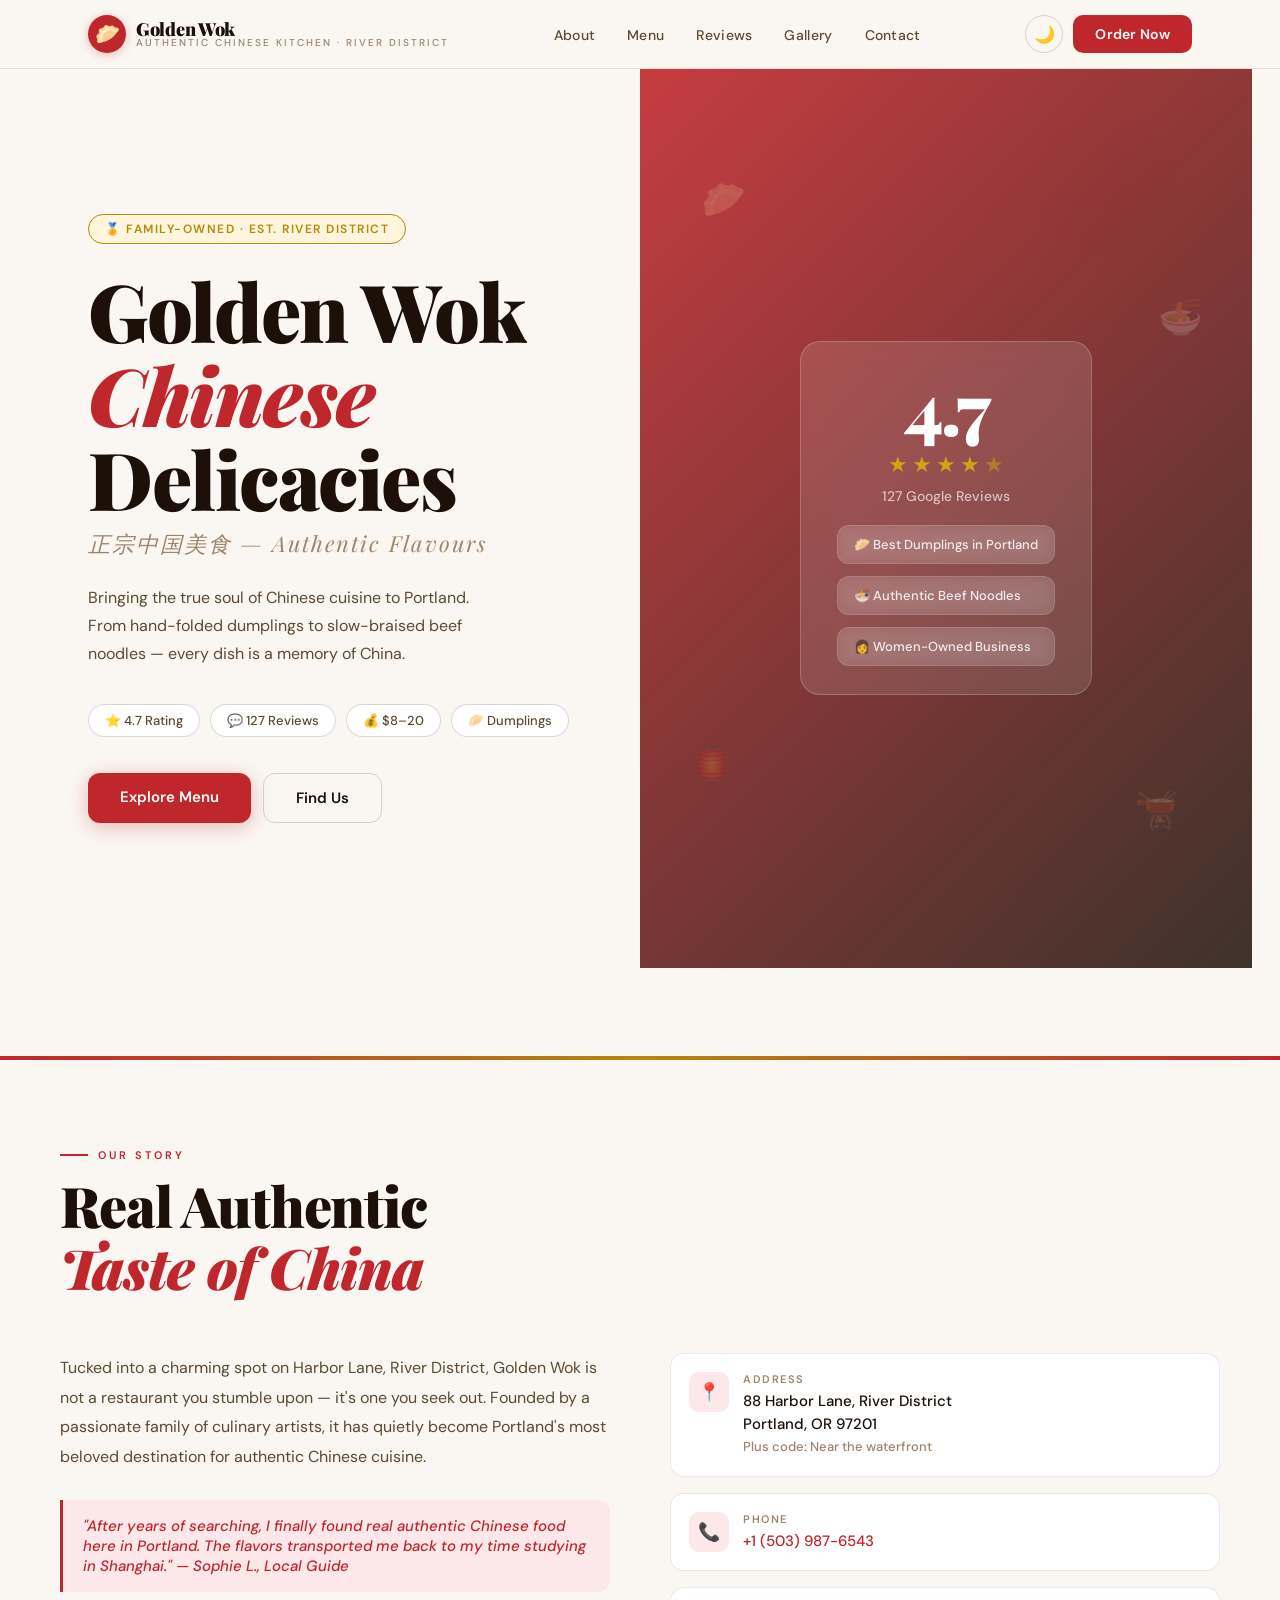
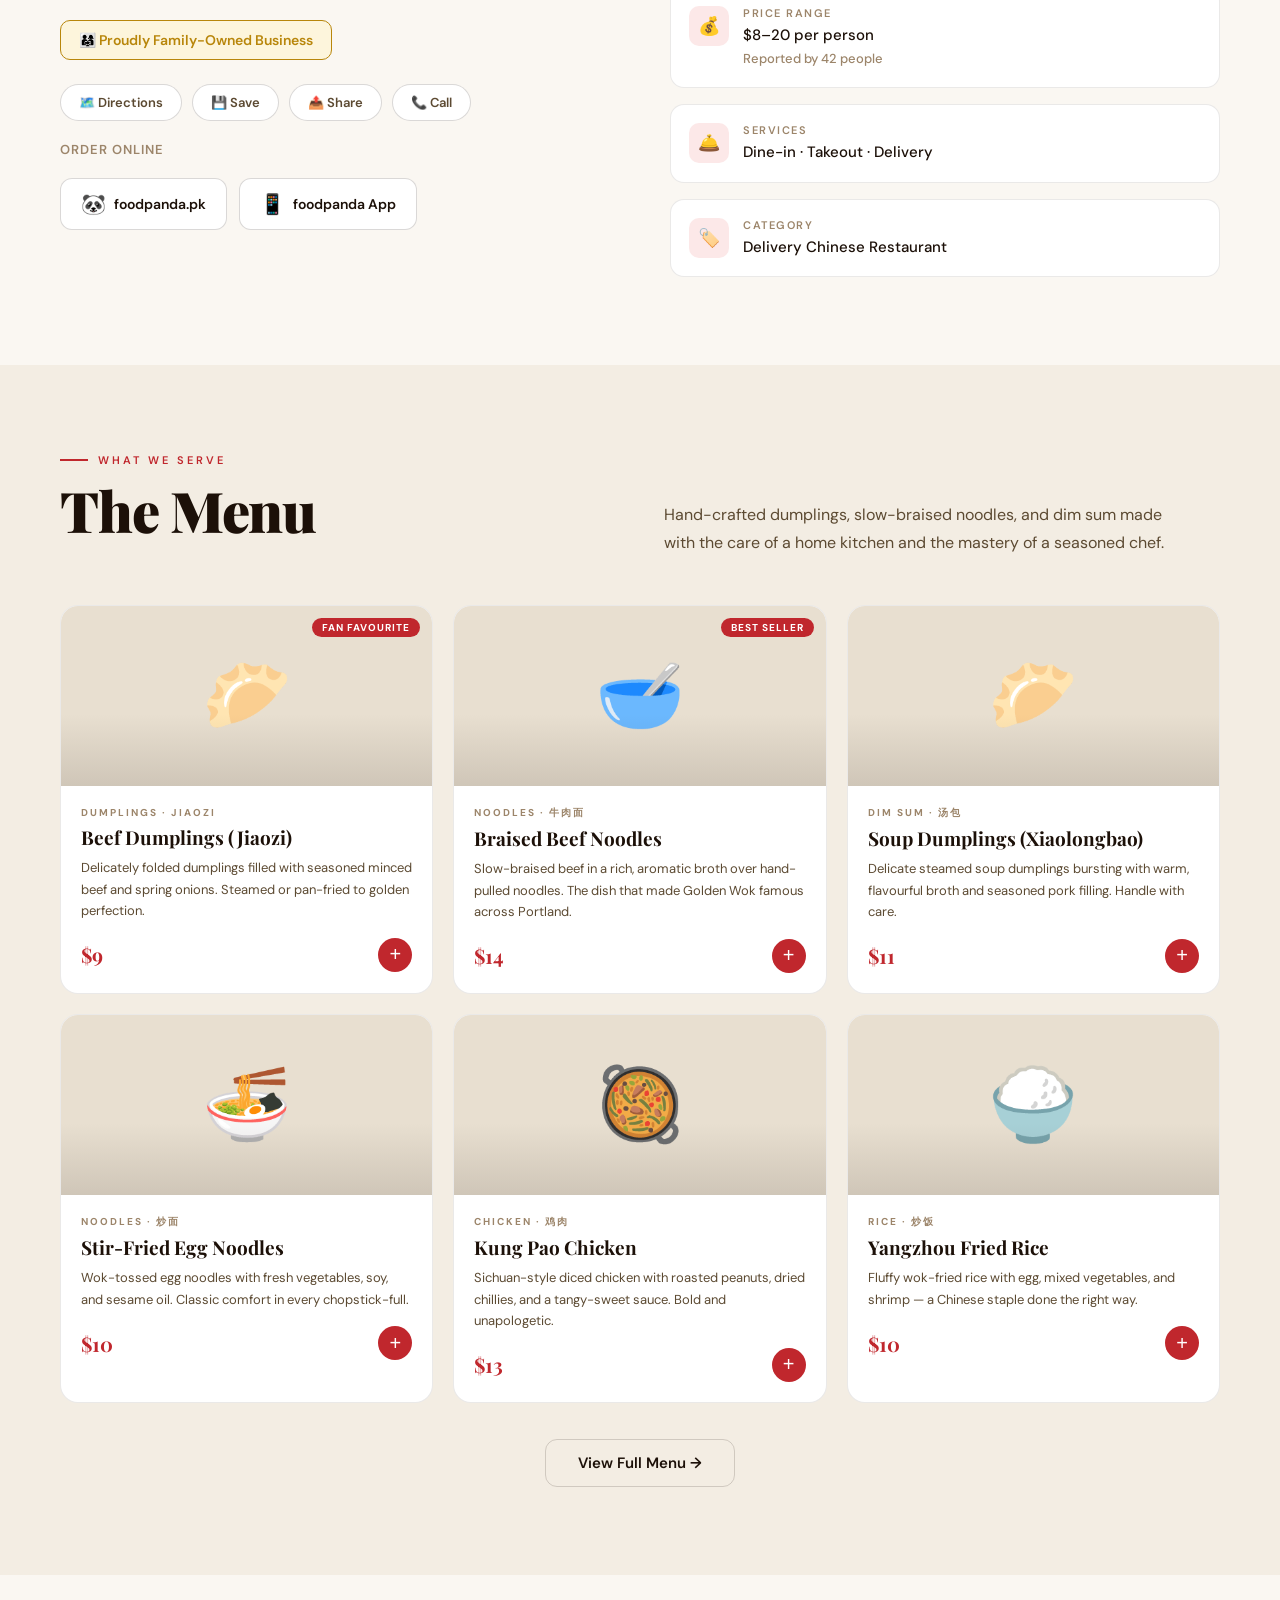
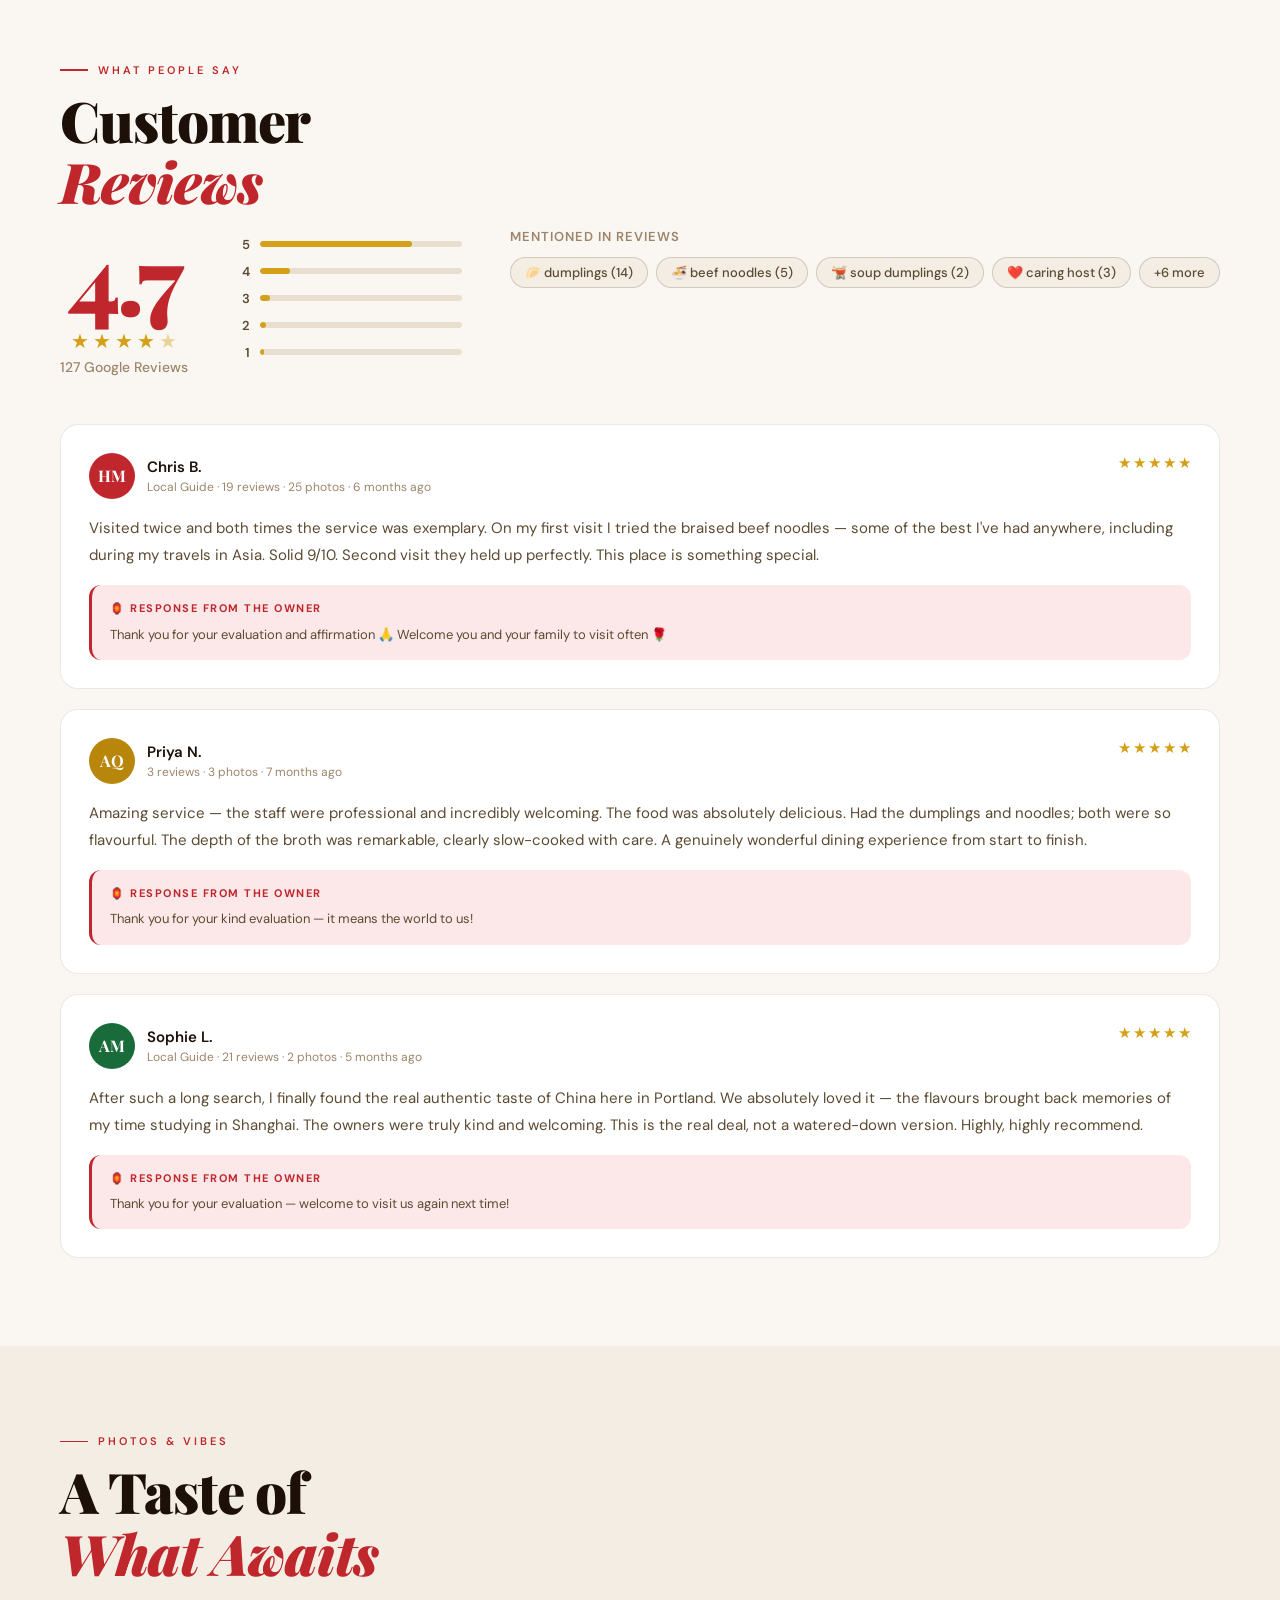
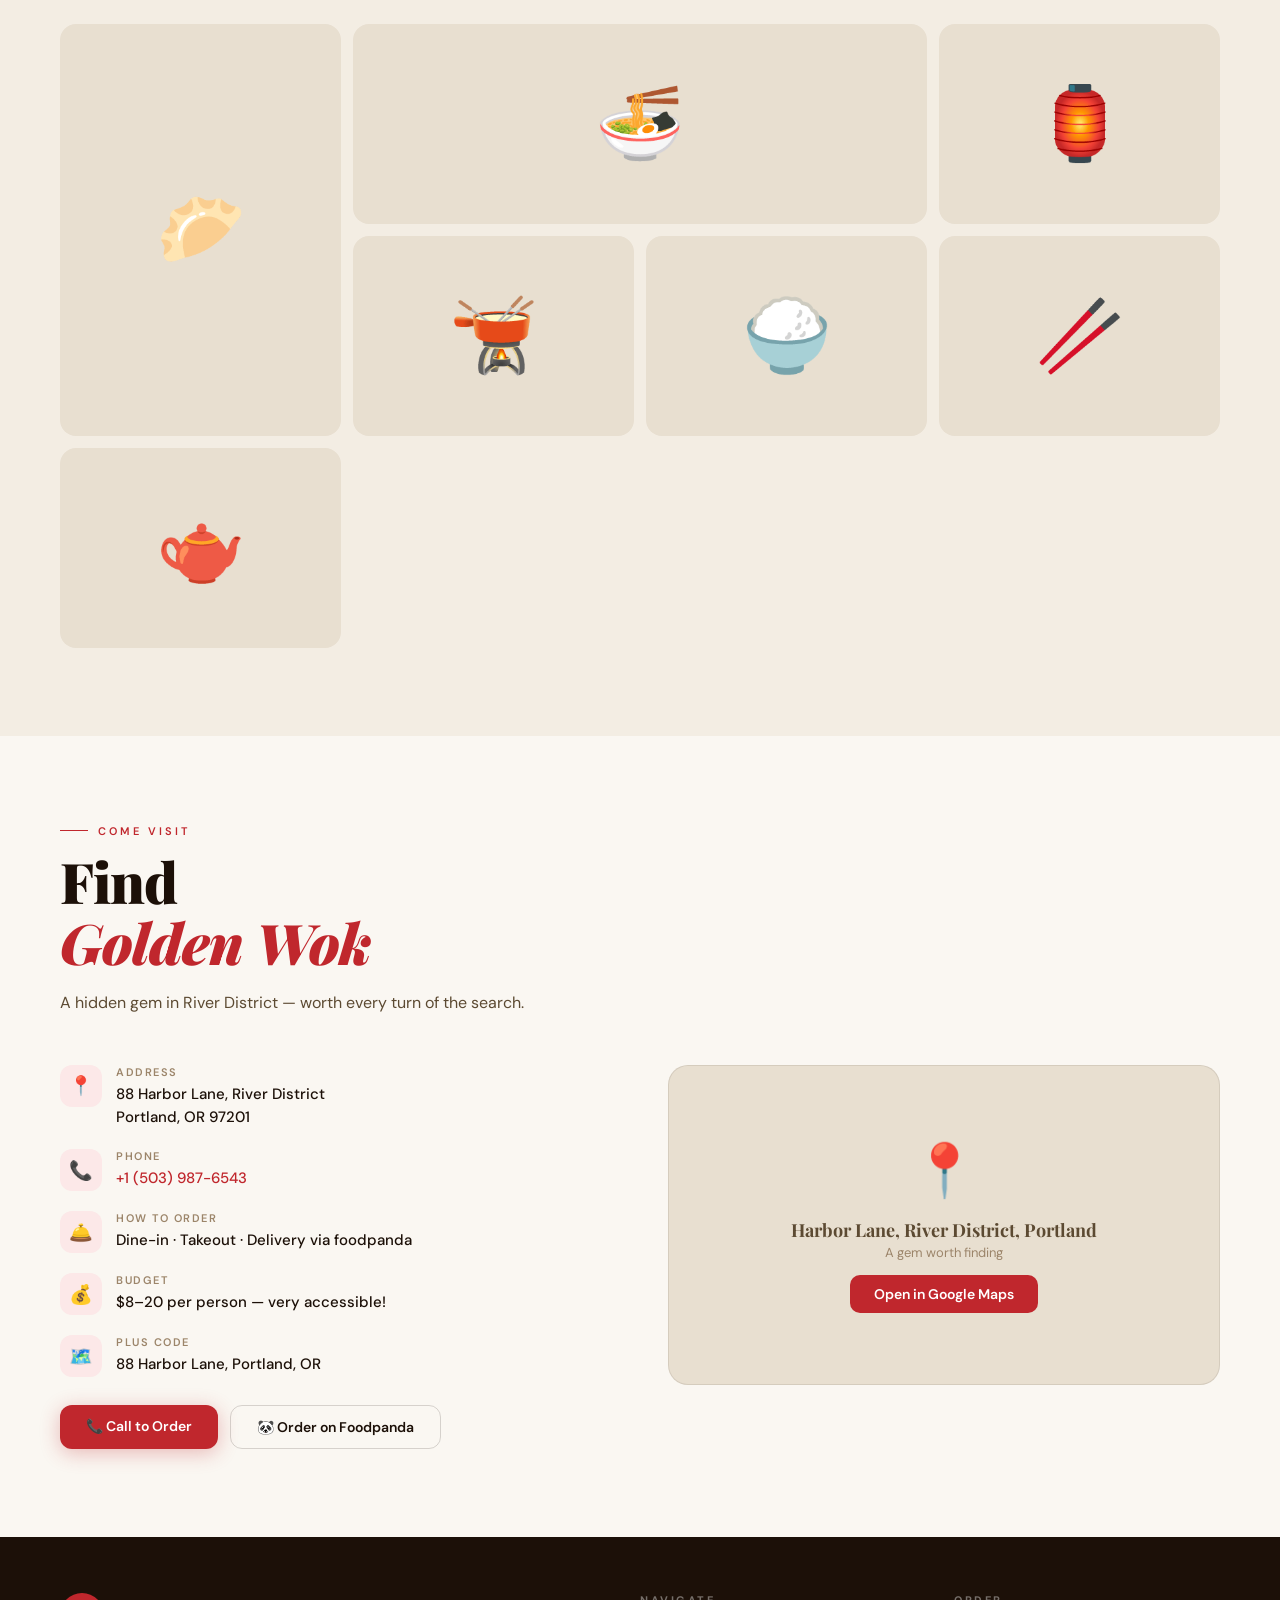
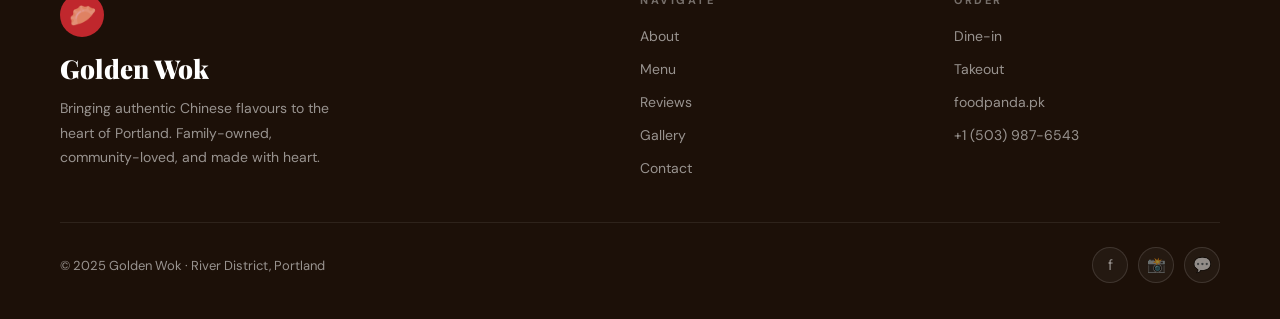
<file: chinese-res-demo-web/chinese-food-web.html>
<!DOCTYPE html>
<html lang="en" data-theme="light">
<head>
<meta charset="UTF-8">
<meta name="viewport" content="width=device-width, initial-scale=1.0">
<title>Golden Wok — Authentic Chinese Kitchen</title>
<link rel="preconnect" href="https://fonts.googleapis.com">
<link rel="preconnect" href="https://fonts.gstatic.com" crossorigin>
<link href="https://fonts.googleapis.com/css2?family=Playfair+Display:ital,wght@0,700;0,900;1,700&family=DM+Sans:wght@300;400;500;600&display=swap" rel="stylesheet">
<style>
  :root {
    --bg: #FAF7F2;
    --bg2: #F3EDE3;
    --bg3: #E8DFD0;
    --card: #FFFFFF;
    --text: #1C1008;
    --text2: #5C4A32;
    --text3: #9C856A;
    --red: #C0272D;
    --red2: #E03030;
    --red-light: #FCE8E8;
    --gold: #B8860B;
    --gold2: #D4A017;
    --gold-light: #FDF5DC;
    --ink: #1C1008;
    --border: rgba(28,16,8,0.09);
    --border2: rgba(28,16,8,0.16);
    --shadow: 0 8px 32px rgba(192,39,45,0.12);
    --shadow2: 0 4px 16px rgba(28,16,8,0.08);
    --nav-bg: rgba(250,247,242,0.94);
    --tr: 0.3s cubic-bezier(.4,0,.2,1);
  }
  [data-theme="dark"] {
    --bg: #0D0907;
    --bg2: #150E09;
    --bg3: #1E1510;
    --card: #1A1108;
    --text: #F5ECD8;
    --text2: #C4A880;
    --text3: #7A6045;
    --red: #E84040;
    --red2: #FF5555;
    --red-light: rgba(192,39,45,0.15);
    --gold: #D4A017;
    --gold2: #EDB830;
    --gold-light: rgba(212,160,23,0.15);
    --ink: #F5ECD8;
    --border: rgba(245,236,216,0.08);
    --border2: rgba(245,236,216,0.14);
    --shadow: 0 8px 32px rgba(232,64,64,0.18);
    --shadow2: 0 4px 16px rgba(0,0,0,0.4);
    --nav-bg: rgba(13,9,7,0.94);
  }

  *, *::before, *::after { box-sizing: border-box; margin: 0; padding: 0; }
  html { scroll-behavior: smooth; }

  body {
    font-family: 'DM Sans', sans-serif;
    background: var(--bg);
    color: var(--text);
    transition: background var(--tr), color var(--tr);
    overflow-x: hidden;
  }

  /* DECORATIVE PATTERNS */
  body::before {
    content: '';
    position: fixed; top: 0; right: 0;
    width: 360px; height: 360px;
    background: radial-gradient(circle, rgba(192,39,45,0.06) 0%, transparent 70%);
    pointer-events: none; z-index: 0;
  }

  /* NAV */
  nav {
    position: fixed; top: 0; left: 0; right: 0; z-index: 100;
    background: var(--nav-bg);
    backdrop-filter: blur(18px);
    border-bottom: 1px solid var(--border);
    transition: background var(--tr);
  }
  .nav-inner {
    max-width: 1160px; margin: 0 auto;
    display: flex; align-items: center; justify-content: space-between;
    padding: 0 28px; height: 68px;
  }
  .nav-logo {
    display: flex; align-items: center; gap: 10px;
    text-decoration: none;
  }
  .nav-logo-mark {
    width: 38px; height: 38px; border-radius: 50%;
    background: var(--red); display: flex; align-items: center;
    justify-content: center; font-size: 20px;
    box-shadow: 0 2px 10px rgba(192,39,45,0.3);
    flex-shrink: 0;
    transition: transform 0.3s;
  }
  .nav-logo:hover .nav-logo-mark { transform: rotate(12deg); }
  .nav-logo-text {
    display: flex; flex-direction: column; line-height: 1;
  }
  .nav-logo-main {
    font-family: 'Playfair Display', serif;
    font-weight: 900; font-size: 18px;
    color: var(--text); letter-spacing: -0.3px;
  }
  .nav-logo-sub {
    font-size: 10px; letter-spacing: 2px;
    text-transform: uppercase; color: var(--text3);
    font-weight: 500;
  }
  .nav-links { display: flex; align-items: center; gap: 4px; list-style: none; }
  .nav-links a {
    font-size: 14px; font-weight: 500; letter-spacing: 0.3px;
    color: var(--text2); text-decoration: none;
    padding: 6px 14px; border-radius: 8px;
    transition: background var(--tr), color var(--tr);
  }
  .nav-links a:hover { background: var(--red-light); color: var(--red); }
  .nav-actions { display: flex; align-items: center; gap: 10px; }
  .btn-theme {
    width: 38px; height: 38px; border-radius: 50%;
    border: 1px solid var(--border2);
    background: transparent; cursor: pointer;
    display: flex; align-items: center; justify-content: center;
    font-size: 17px; color: var(--text);
    transition: background var(--tr);
  }
  .btn-theme:hover { background: var(--bg2); }
  .btn-order {
    font-size: 14px; font-weight: 600; letter-spacing: 0.3px;
    background: var(--red); color: #fff;
    border: none; border-radius: 10px;
    padding: 10px 22px; cursor: pointer;
    transition: background 0.2s, transform 0.2s;
    text-decoration: none;
  }
  .btn-order:hover { background: var(--red2); transform: translateY(-1px); }
  .hamburger {
    display: none; flex-direction: column; gap: 5px;
    background: none; border: none; cursor: pointer; padding: 4px;
  }
  .hamburger span {
    display: block; width: 22px; height: 2px;
    background: var(--text); border-radius: 2px;
    transition: all 0.3s;
  }
  .mobile-menu {
    display: none; position: fixed; inset: 68px 0 0 0;
    background: var(--nav-bg); backdrop-filter: blur(18px);
    padding: 28px; z-index: 99;
    flex-direction: column; gap: 6px;
  }
  .mobile-menu.open { display: flex; }
  .mobile-menu a {
    font-family: 'Playfair Display', serif;
    font-weight: 700; font-size: 26px;
    color: var(--text); text-decoration: none;
    padding: 14px 16px; border-bottom: 1px solid var(--border);
    transition: color var(--tr);
  }
  .mobile-menu a:hover { color: var(--red); }

  /* HERO */
  .hero {
    position: relative; min-height: 100svh;
    display: grid; grid-template-columns: 1fr 1fr;
    align-items: center; padding-top: 68px;
    overflow: hidden;
  }
  .hero-left {
    padding: 80px 48px 80px 60px;
    position: relative; z-index: 2;
  }
  .hero-right {
    position: relative; height: 100%;
    background:
      linear-gradient(135deg, rgba(192,39,45,0.9) 0%, rgba(28,16,8,0.85) 100%),
      url('https://images.unsplash.com/photo-1563245372-f21724e3856d?w=1200&q=80') center/cover no-repeat;
    display: flex; align-items: center; justify-content: center;
    min-height: 100svh;
    overflow: hidden;
  }
  .hero-right-deco {
    position: absolute; inset: 0;
    display: flex; align-items: center; justify-content: center;
    animation: rotateSlowly 60s linear infinite;
  }
  @keyframes rotateSlowly {
    from { transform: rotate(0deg); }
    to { transform: rotate(360deg); }
  }
  .hero-lantern {
    font-size: 120px; opacity: 0.15;
    animation: floatY 4s ease-in-out infinite;
  }
  @keyframes floatY {
    0%,100% { transform: translateY(0); }
    50% { transform: translateY(-16px); }
  }
  .hero-float-items {
    position: absolute; inset: 0;
    pointer-events: none;
  }
  .float-item {
    position: absolute; font-size: 36px; opacity: 0.18;
    animation: floatY var(--dur, 4s) ease-in-out infinite;
    animation-delay: var(--delay, 0s);
  }
  .hero-badge {
    display: inline-flex; align-items: center; gap: 8px;
    background: var(--gold-light); border: 1px solid var(--gold);
    border-radius: 100px; padding: 6px 16px;
    font-size: 12px; font-weight: 600; letter-spacing: 1.5px;
    color: var(--gold); text-transform: uppercase;
    margin-bottom: 24px;
    animation: fadeLeft 0.7s 0.1s both;
  }
  .hero-title {
    font-family: 'Playfair Display', serif;
    font-weight: 900; font-size: clamp(52px, 7vw, 80px);
    line-height: 1.05; color: var(--text);
    letter-spacing: -1.5px; margin-bottom: 8px;
    animation: fadeLeft 0.7s 0.2s both;
  }
  .hero-title em { color: var(--red); font-style: italic; }
  .hero-title-zh {
    font-family: 'Playfair Display', serif;
    font-style: italic; font-size: clamp(16px, 2vw, 22px);
    color: var(--text3); letter-spacing: 2px;
    margin-bottom: 24px;
    animation: fadeLeft 0.7s 0.3s both;
  }
  .hero-desc {
    font-size: 16px; color: var(--text2); line-height: 1.75;
    max-width: 420px; margin-bottom: 36px;
    animation: fadeLeft 0.7s 0.4s both;
  }
  .hero-pills {
    display: flex; flex-wrap: wrap; gap: 10px;
    margin-bottom: 36px;
    animation: fadeLeft 0.7s 0.45s both;
  }
  .hero-pill {
    display: flex; align-items: center; gap: 7px;
    border: 1px solid var(--border2); border-radius: 100px;
    padding: 7px 16px; font-size: 13px; font-weight: 500;
    color: var(--text2); background: var(--card);
  }
  .hero-ctas {
    display: flex; flex-wrap: wrap; gap: 12px;
    animation: fadeLeft 0.7s 0.55s both;
  }
  .btn-primary {
    font-size: 15px; font-weight: 600;
    background: var(--red); color: #fff;
    border: none; border-radius: 12px;
    padding: 14px 32px; cursor: pointer;
    transition: background 0.2s, transform 0.2s, box-shadow 0.2s;
    text-decoration: none; display: inline-block;
    box-shadow: 0 4px 20px rgba(192,39,45,0.3);
  }
  .btn-primary:hover { background: var(--red2); transform: translateY(-2px); box-shadow: 0 8px 28px rgba(192,39,45,0.4); }
  .btn-outline {
    font-size: 15px; font-weight: 600;
    background: transparent; color: var(--text);
    border: 1.5px solid var(--border2); border-radius: 12px;
    padding: 14px 32px; cursor: pointer;
    transition: background var(--tr), border-color var(--tr);
    text-decoration: none; display: inline-block;
  }
  .btn-outline:hover { background: var(--bg2); border-color: var(--border2); }
  .hero-right-content {
    position: relative; z-index: 2; text-align: center;
  }
  .hero-rating-card {
    background: rgba(255,255,255,0.12);
    border: 1px solid rgba(255,255,255,0.2);
    border-radius: 20px; padding: 28px 36px;
    backdrop-filter: blur(12px); text-align: center;
    animation: fadeRight 0.8s 0.3s both;
  }
  .hero-rating-num {
    font-family: 'Playfair Display', serif;
    font-weight: 900; font-size: 72px; color: #fff;
    line-height: 1; letter-spacing: -3px;
  }
  .hero-rating-stars { display: flex; justify-content: center; gap: 4px; margin: 8px 0; }
  .hstar { font-size: 22px; color: var(--gold2); }
  .hero-rating-sub { font-size: 14px; color: rgba(255,255,255,0.65); font-weight: 500; }
  .hero-badges-col {
    display: flex; flex-direction: column; gap: 12px; margin-top: 20px;
  }
  .hero-badge-row {
    display: flex; align-items: center; gap: 10px;
    background: rgba(255,255,255,0.1); border: 1px solid rgba(255,255,255,0.15);
    border-radius: 12px; padding: 10px 16px;
    font-size: 13px; font-weight: 500; color: rgba(255,255,255,0.88);
    backdrop-filter: blur(6px);
    animation: fadeRight 0.6s both;
  }
  .hero-badge-row:nth-child(1) { animation-delay: 0.5s; }
  .hero-badge-row:nth-child(2) { animation-delay: 0.65s; }
  .hero-badge-row:nth-child(3) { animation-delay: 0.8s; }
  @keyframes fadeLeft {
    from { opacity: 0; transform: translateX(-24px); }
    to { opacity: 1; transform: translateX(0); }
  }
  @keyframes fadeRight {
    from { opacity: 0; transform: translateX(24px); }
    to { opacity: 1; transform: translateX(0); }
  }
  @keyframes fadeUp {
    from { opacity: 0; transform: translateY(28px); }
    to { opacity: 1; transform: translateY(0); }
  }

  /* DIVIDER */
  .divider {
    height: 4px;
    background: linear-gradient(90deg, var(--red), var(--gold), var(--red));
  }

  /* SECTION */
  section { padding: 88px 28px; position: relative; }
  .container { max-width: 1160px; margin: 0 auto; }
  .section-eyebrow {
    font-size: 11px; font-weight: 600; letter-spacing: 3px;
    text-transform: uppercase; color: var(--red);
    margin-bottom: 12px; display: flex; align-items: center; gap: 10px;
  }
  .section-eyebrow::before {
    content: ''; display: block;
    width: 28px; height: 1.5px; background: var(--red);
  }
  .section-title {
    font-family: 'Playfair Display', serif;
    font-weight: 900; font-size: clamp(36px, 5vw, 56px);
    line-height: 1.1; letter-spacing: -1px;
    color: var(--text); margin-bottom: 16px;
  }
  .section-title em { color: var(--red); font-style: italic; }
  .section-sub { font-size: 16px; color: var(--text2); line-height: 1.75; max-width: 500px; }

  /* INFO SECTION */
  #about { background: var(--bg); }
  .about-grid {
    display: grid; grid-template-columns: 1fr 1fr; gap: 60px;
    margin-top: 56px; align-items: start;
  }
  .about-left {}
  .about-story {
    font-size: 16px; color: var(--text2); line-height: 1.85;
    margin-bottom: 28px;
  }
  .about-highlight {
    background: var(--red-light); border-left: 3px solid var(--red);
    border-radius: 0 12px 12px 0; padding: 16px 20px;
    font-size: 15px; color: var(--red); font-weight: 500;
    font-style: italic; margin-bottom: 28px;
  }
  [data-theme="dark"] .about-highlight { background: var(--red-light); color: var(--red2); }
  .women-badge {
    display: inline-flex; align-items: center; gap: 8px;
    background: var(--gold-light); border: 1px solid var(--gold);
    border-radius: 10px; padding: 10px 18px;
    font-size: 14px; font-weight: 600; color: var(--gold);
  }
  .about-right {}
  .info-list { display: flex; flex-direction: column; gap: 16px; }
  .info-item {
    display: flex; gap: 14px; align-items: flex-start;
    padding: 18px; background: var(--card);
    border: 1px solid var(--border); border-radius: 14px;
    transition: border-color var(--tr), box-shadow var(--tr), transform var(--tr);
  }
  .info-item:hover { border-color: var(--red); box-shadow: var(--shadow); transform: translateX(4px); }
  .info-ic {
    width: 40px; height: 40px; border-radius: 10px;
    background: var(--red-light); color: var(--red);
    display: flex; align-items: center; justify-content: center;
    font-size: 18px; flex-shrink: 0;
  }
  .info-lbl {
    font-size: 11px; font-weight: 600; letter-spacing: 1.5px;
    text-transform: uppercase; color: var(--text3); margin-bottom: 4px;
  }
  .info-val { font-size: 15px; color: var(--text); line-height: 1.5; font-weight: 500; }
  .info-val a { color: var(--red); text-decoration: none; }
  .info-val a:hover { text-decoration: underline; }

  /* ACTION ROW */
  .action-row { display: flex; flex-wrap: wrap; gap: 10px; margin-top: 36px; }
  .action-pill {
    display: flex; align-items: center; gap: 7px;
    border: 1.5px solid var(--border2); border-radius: 100px;
    padding: 9px 18px; font-size: 13px; font-weight: 600;
    color: var(--text2); background: var(--card);
    cursor: pointer; text-decoration: none;
    transition: all var(--tr);
  }
  .action-pill:hover { background: var(--red-light); color: var(--red); border-color: var(--red); transform: translateY(-2px); }

  /* ORDER PLATFORMS */
  .platforms {
    display: flex; gap: 12px; margin-top: 20px; flex-wrap: wrap;
  }
  .platform-btn {
    display: flex; align-items: center; gap: 8px;
    background: var(--card); border: 1.5px solid var(--border2);
    border-radius: 12px; padding: 12px 20px;
    font-size: 14px; font-weight: 600; color: var(--text);
    text-decoration: none; cursor: pointer;
    transition: all var(--tr);
  }
  .platform-btn:hover { border-color: var(--red); color: var(--red); transform: translateY(-2px); box-shadow: var(--shadow2); }
  .platform-icon { font-size: 20px; }

  /* MENU */
  #menu { background: var(--bg2); }
  .menu-intro {
    display: grid; grid-template-columns: 1fr 1fr;
    gap: 48px; margin-bottom: 48px; align-items: end;
  }
  .menu-grid {
    display: grid;
    grid-template-columns: repeat(auto-fill, minmax(280px, 1fr));
    gap: 20px;
  }
  .menu-card {
    background: var(--card); border: 1px solid var(--border);
    border-radius: 18px; overflow: hidden;
    transition: transform var(--tr), box-shadow var(--tr);
    animation: fadeUp 0.5s both;
  }
  .menu-card:hover { transform: translateY(-6px); box-shadow: var(--shadow); }
  .menu-img-wrap {
    height: 180px; background: var(--bg3);
    display: flex; align-items: center; justify-content: center;
    font-size: 72px; position: relative; overflow: hidden;
  }
  .menu-img-wrap::after {
    content: ''; position: absolute; inset: 0;
    background: linear-gradient(to bottom, transparent 60%, rgba(28,16,8,0.12) 100%);
  }
  .menu-popular {
    position: absolute; top: 12px; right: 12px;
    background: var(--red); color: #fff;
    font-size: 10px; font-weight: 700; letter-spacing: 1px;
    text-transform: uppercase; border-radius: 100px;
    padding: 3px 10px; z-index: 1;
  }
  .menu-body { padding: 20px; }
  .menu-category {
    font-size: 10px; font-weight: 700; letter-spacing: 2px;
    text-transform: uppercase; color: var(--text3); margin-bottom: 6px;
  }
  .menu-name {
    font-family: 'Playfair Display', serif;
    font-weight: 700; font-size: 19px; color: var(--text);
    line-height: 1.3; margin-bottom: 8px;
  }
  .menu-desc { font-size: 13px; color: var(--text2); line-height: 1.65; margin-bottom: 16px; }
  .menu-footer { display: flex; align-items: center; justify-content: space-between; }
  .menu-price {
    font-family: 'Playfair Display', serif;
    font-weight: 700; font-size: 20px; color: var(--red);
  }
  .menu-add {
    width: 34px; height: 34px; border-radius: 50%;
    background: var(--red); color: #fff; border: none;
    font-size: 20px; cursor: pointer; display: flex;
    align-items: center; justify-content: center;
    transition: transform 0.2s, background 0.2s;
  }
  .menu-add:hover { transform: scale(1.15) rotate(90deg); background: var(--red2); }

  /* REVIEWS */
  #reviews { background: var(--bg); }
  .reviews-header {
    display: flex; gap: 48px; margin-bottom: 48px;
    align-items: flex-start; flex-wrap: wrap;
  }
  .rating-display {
    text-align: center; flex-shrink: 0;
  }
  .rating-big {
    font-family: 'Playfair Display', serif;
    font-weight: 900; font-size: 96px; color: var(--red);
    line-height: 1; letter-spacing: -4px;
  }
  .rating-stars { display: flex; justify-content: center; gap: 4px; margin: 4px 0; }
  .rstar { font-size: 20px; color: var(--gold2); }
  .rating-count { font-size: 14px; color: var(--text3); font-weight: 500; }
  .rating-bars { flex: 1; min-width: 220px; display: flex; flex-direction: column; gap: 10px; margin-top: 8px; }
  .rbar-row { display: flex; align-items: center; gap: 10px; }
  .rbar-lbl { font-size: 13px; font-weight: 600; color: var(--text2); width: 14px; text-align: right; }
  .rbar-track { flex: 1; height: 6px; background: var(--bg3); border-radius: 100px; overflow: hidden; }
  .rbar-fill { height: 100%; border-radius: 100px; background: var(--gold2); }
  .tags-section {}
  .tags-title { font-size: 13px; font-weight: 600; color: var(--text3); margin-bottom: 12px; text-transform: uppercase; letter-spacing: 1px; }
  .tags-row { display: flex; flex-wrap: wrap; gap: 8px; }
  .tag {
    background: var(--bg2); border: 1px solid var(--border2);
    border-radius: 100px; padding: 6px 14px;
    font-size: 13px; font-weight: 500; color: var(--text2);
  }
  .reviews-grid {
    display: flex; flex-direction: column; gap: 20px;
    margin-top: 16px;
  }
  .review-card {
    background: var(--card); border: 1px solid var(--border);
    border-radius: 18px; padding: 28px;
    transition: transform var(--tr), box-shadow var(--tr);
  }
  .review-card:hover { transform: translateY(-3px); box-shadow: var(--shadow2); }
  .review-top { display: flex; align-items: flex-start; justify-content: space-between; gap: 16px; margin-bottom: 16px; }
  .reviewer { display: flex; align-items: center; gap: 12px; }
  .avatar {
    width: 46px; height: 46px; border-radius: 50%;
    display: flex; align-items: center; justify-content: center;
    font-family: 'Playfair Display', serif;
    font-weight: 700; font-size: 16px; color: #fff; flex-shrink: 0;
  }
  .reviewer-info {}
  .reviewer-name { font-weight: 600; font-size: 15px; color: var(--text); }
  .reviewer-meta { font-size: 12px; color: var(--text3); margin-top: 2px; }
  .review-stars { display: flex; gap: 2px; flex-shrink: 0; }
  .rvstar { font-size: 15px; color: var(--gold2); }
  .review-text { font-size: 15px; color: var(--text2); line-height: 1.8; }
  .review-owner-reply {
    margin-top: 16px; padding: 14px 18px;
    background: var(--red-light); border-radius: 12px;
    font-size: 13px; color: var(--text2); line-height: 1.7;
    border-left: 3px solid var(--red);
  }
  [data-theme="dark"] .review-owner-reply { background: var(--red-light); }
  .reply-label {
    font-size: 11px; font-weight: 700; letter-spacing: 1.5px;
    text-transform: uppercase; color: var(--red);
    margin-bottom: 6px;
  }

  /* GALLERY */
  #gallery { background: var(--bg2); }
  .gallery-grid {
    display: grid;
    grid-template-columns: repeat(4, 1fr);
    grid-auto-rows: 200px; gap: 12px; margin-top: 40px;
  }
  .gitem {
    border-radius: 16px; overflow: hidden;
    background: var(--bg3); cursor: pointer; position: relative;
    transition: transform var(--tr);
  }
  .gitem.tall { grid-row: span 2; }
  .gitem.wide { grid-column: span 2; }
  .gitem:hover { transform: scale(1.02); }
  .gitem-inner {
    width: 100%; height: 100%;
    display: flex; align-items: center; justify-content: center;
    font-size: 72px;
    transition: filter var(--tr);
  }
  .gitem:hover .gitem-inner { filter: brightness(0.8); }
  .gitem-overlay {
    position: absolute; inset: 0;
    background: linear-gradient(to top, rgba(28,16,8,0.55) 0%, transparent 60%);
    opacity: 0; transition: opacity var(--tr);
    display: flex; align-items: flex-end; padding: 14px;
  }
  .gitem:hover .gitem-overlay { opacity: 1; }
  .gitem-label {
    font-family: 'Playfair Display', serif;
    font-size: 14px; font-weight: 700; color: #fff;
  }

  /* CONTACT */
  #contact { background: var(--bg); }
  .contact-wrap {
    display: grid; grid-template-columns: 1fr 1fr;
    gap: 56px; margin-top: 48px;
  }
  .contact-left { display: flex; flex-direction: column; gap: 20px; }
  .crow { display: flex; gap: 14px; align-items: flex-start; }
  .cicon {
    width: 42px; height: 42px; border-radius: 12px;
    background: var(--red-light); color: var(--red);
    display: flex; align-items: center; justify-content: center;
    font-size: 19px; flex-shrink: 0;
  }
  .clbl { font-size: 11px; font-weight: 600; letter-spacing: 1.5px; text-transform: uppercase; color: var(--text3); margin-bottom: 4px; }
  .cval { font-size: 15px; color: var(--text); line-height: 1.55; font-weight: 500; }
  .cval a { color: var(--red); text-decoration: none; }
  .map-placeholder {
    height: 320px; border-radius: 20px; overflow: hidden;
    background: var(--bg3); border: 1px solid var(--border);
    display: flex; flex-direction: column;
    align-items: center; justify-content: center; gap: 14px;
  }
  .map-pin { font-size: 52px; animation: pinFloat 2.5s ease-in-out infinite; }
  @keyframes pinFloat {
    0%,100% { transform: translateY(0) scale(1); }
    50% { transform: translateY(-10px) scale(1.05); }
  }
  .map-text {
    font-family: 'Playfair Display', serif;
    font-weight: 700; font-size: 18px; color: var(--text2); text-align: center;
  }
  .map-sub { font-size: 13px; color: var(--text3); text-align: center; margin-top: 2px; }
  .map-link {
    font-size: 14px; font-weight: 600;
    background: var(--red); color: #fff;
    border: none; border-radius: 10px;
    padding: 10px 24px; cursor: pointer;
    text-decoration: none; display: inline-block;
    transition: background 0.2s;
  }
  .map-link:hover { background: var(--red2); }

  /* FOOTER */
  footer {
    background: var(--ink); color: rgba(255,255,255,0.55);
    padding: 56px 28px 36px;
  }
  [data-theme="dark"] footer { background: #080503; }
  .footer-inner {
    max-width: 1160px; margin: 0 auto;
    display: grid; grid-template-columns: 2fr 1fr 1fr; gap: 48px;
  }
  .footer-logo-mark {
    width: 44px; height: 44px; border-radius: 50%;
    background: var(--red); display: flex; align-items: center;
    justify-content: center; font-size: 22px; margin-bottom: 14px;
  }
  .footer-brand-name {
    font-family: 'Playfair Display', serif;
    font-weight: 900; font-size: 26px;
    color: #fff; margin-bottom: 10px;
  }
  .footer-desc { font-size: 14px; line-height: 1.75; max-width: 280px; }
  .footer-col-title {
    font-size: 11px; font-weight: 700; letter-spacing: 2.5px;
    text-transform: uppercase; color: rgba(255,255,255,0.4);
    margin-bottom: 18px;
  }
  .footer-links { list-style: none; display: flex; flex-direction: column; gap: 12px; }
  .footer-links a { font-size: 14px; color: rgba(255,255,255,0.55); text-decoration: none; transition: color 0.2s; }
  .footer-links a:hover { color: #fff; }
  .footer-bottom {
    max-width: 1160px; margin: 44px auto 0;
    padding-top: 24px; border-top: 1px solid rgba(255,255,255,0.08);
    display: flex; align-items: center; justify-content: space-between;
    font-size: 13px; flex-wrap: wrap; gap: 12px;
  }
  .social-row { display: flex; gap: 10px; }
  .social-btn {
    width: 36px; height: 36px; border-radius: 50%;
    border: 1px solid rgba(255,255,255,0.12);
    background: rgba(255,255,255,0.04);
    display: flex; align-items: center; justify-content: center;
    font-size: 15px; cursor: pointer; color: rgba(255,255,255,0.5);
    transition: background 0.2s, color 0.2s; text-decoration: none;
  }
  .social-btn:hover { background: var(--red); color: #fff; border-color: var(--red); }

  /* SCROLL REVEAL */
  .reveal { opacity: 0; transform: translateY(28px); transition: opacity 0.65s, transform 0.65s; }
  .reveal.visible { opacity: 1; transform: translateY(0); }
  .reveal-left { opacity: 0; transform: translateX(-28px); transition: opacity 0.65s, transform 0.65s; }
  .reveal-left.visible { opacity: 1; transform: translateX(0); }

  /* TOAST */
  #toast {
    position: fixed; bottom: 24px; left: 50%;
    transform: translateX(-50%) translateY(80px);
    background: var(--red); color: #fff;
    font-size: 14px; font-weight: 600;
    padding: 12px 28px; border-radius: 100px;
    box-shadow: 0 8px 24px rgba(192,39,45,0.4);
    transition: transform 0.35s, opacity 0.35s;
    opacity: 0; z-index: 999; white-space: nowrap;
  }

  /* RESPONSIVE */
  @media (max-width: 960px) {
    .hero { grid-template-columns: 1fr; }
    .hero-right { display: none; }
    .hero-left { padding: 56px 28px 56px; }
    .about-grid { grid-template-columns: 1fr; gap: 32px; }
    .menu-intro { grid-template-columns: 1fr; gap: 24px; }
    .gallery-grid { grid-template-columns: repeat(2, 1fr); }
    .gitem.wide { grid-column: span 1; }
    .contact-wrap { grid-template-columns: 1fr; gap: 32px; }
    .footer-inner { grid-template-columns: 1fr 1fr; }
    .nav-links { display: none; }
    .hamburger { display: flex; }
    .btn-order { display: none; }
  }
  @media (max-width: 600px) {
    section { padding: 60px 20px; }
    .gallery-grid { grid-template-columns: repeat(2, 1fr); grid-auto-rows: 150px; }
    .gitem.tall { grid-row: span 1; }
    .footer-inner { grid-template-columns: 1fr; gap: 32px; }
    .hero-left { padding: 48px 20px; }
  }
</style>
</head>
<body>

<!-- NAV -->
<nav>
  <div class="nav-inner">
    <a href="#" class="nav-logo">
      <div class="nav-logo-mark">🥟</div>
      <div class="nav-logo-text">
        <span class="nav-logo-main">Golden Wok</span>
        <span class="nav-logo-sub">Authentic Chinese Kitchen · River District</span>
      </div>
    </a>
    <ul class="nav-links">
      <li><a href="#about">About</a></li>
      <li><a href="#menu">Menu</a></li>
      <li><a href="#reviews">Reviews</a></li>
      <li><a href="#gallery">Gallery</a></li>
      <li><a href="#contact">Contact</a></li>
    </ul>
    <div class="nav-actions">
      <button class="btn-theme" id="themeToggle" title="Toggle theme">🌙</button>
      <a href="tel:+15039876543" class="btn-order">Order Now</a>
      <button class="hamburger" id="menuToggle" aria-label="Open menu">
        <span></span><span></span><span></span>
      </button>
    </div>
  </div>
</nav>

<!-- MOBILE MENU -->
<div class="mobile-menu" id="mobileMenu">
  <a href="#about" onclick="closeMobile()">About</a>
  <a href="#menu" onclick="closeMobile()">Menu</a>
  <a href="#reviews" onclick="closeMobile()">Reviews</a>
  <a href="#gallery" onclick="closeMobile()">Gallery</a>
  <a href="#contact" onclick="closeMobile()">Contact</a>
</div>

<!-- HERO -->
<section class="hero" id="home">
  <div class="hero-left">
    <div class="hero-badge">🏅 Family-Owned · Est. River District</div>
    <h1 class="hero-title">Golden Wok<br><em>Chinese</em><br>Delicacies</h1>
    <div class="hero-title-zh">正宗中国美食 — Authentic Flavours</div>
    <p class="hero-desc">Bringing the true soul of Chinese cuisine to Portland. From hand-folded dumplings to slow-braised beef noodles — every dish is a memory of China.</p>
    <div class="hero-pills">
      <div class="hero-pill">⭐ 4.7 Rating</div>
      <div class="hero-pill">💬 127 Reviews</div>
      <div class="hero-pill">💰 $8–20</div>
      <div class="hero-pill">🥟 Dumplings</div>
    </div>
    <div class="hero-ctas">
      <a href="#menu" class="btn-primary">Explore Menu</a>
      <a href="#contact" class="btn-outline">Find Us</a>
    </div>
  </div>

  <div class="hero-right">
    <div class="hero-float-items">
      <div class="float-item" style="top:12%;left:10%;--dur:4.5s;--delay:0s;">🥟</div>
      <div class="float-item" style="top:25%;right:8%;--dur:5s;--delay:1s;">🍜</div>
      <div class="float-item" style="bottom:20%;left:8%;--dur:4s;--delay:0.5s;">🏮</div>
      <div class="float-item" style="bottom:15%;right:12%;--dur:5.5s;--delay:1.5s;">🫕</div>
    </div>
    <div class="hero-right-content">
      <div class="hero-rating-card">
        <div class="hero-rating-num">4.7</div>
        <div class="hero-rating-stars">
          <span class="hstar">★</span><span class="hstar">★</span><span class="hstar">★</span>
          <span class="hstar">★</span><span class="hstar" style="opacity:0.5">★</span>
        </div>
        <div class="hero-rating-sub">127 Google Reviews</div>
        <div class="hero-badges-col">
          <div class="hero-badge-row">🥟 Best Dumplings in Portland</div>
          <div class="hero-badge-row">🍜 Authentic Beef Noodles</div>
          <div class="hero-badge-row">👩 Women-Owned Business</div>
        </div>
      </div>
    </div>
  </div>
</section>

<div class="divider"></div>

<!-- ABOUT -->
<section id="about">
  <div class="container">
    <div class="reveal">
      <div class="section-eyebrow">Our Story</div>
      <h2 class="section-title">Real Authentic<br><em>Taste of China</em></h2>
    </div>
    <div class="about-grid reveal">
      <div class="about-left">
        <p class="about-story">Tucked into a charming spot on Harbor Lane, River District, Golden Wok is not a restaurant you stumble upon — it's one you seek out. Founded by a passionate family of culinary artists, it has quietly become Portland's most beloved destination for authentic Chinese cuisine.</p>
        <div class="about-highlight">"After years of searching, I finally found real authentic Chinese food here in Portland. The flavors transported me back to my time studying in Shanghai." — Sophie L., Local Guide</div>
        <div class="women-badge">👨‍👩‍👧 Proudly Family-Owned Business</div>
        <div class="action-row" style="margin-top:24px;">
          <a href="#" class="action-pill">🗺️ Directions</a>
          <a href="#" class="action-pill">💾 Save</a>
          <a href="#" class="action-pill">📤 Share</a>
          <a href="tel:+15039876543" class="action-pill">📞 Call</a>
        </div>
        <div style="margin-top:20px;">
          <div style="font-size:13px;font-weight:600;color:var(--text3);letter-spacing:1px;text-transform:uppercase;margin-bottom:12px;">Order Online</div>
          <div class="platforms">
            <a href="https://foodpanda.pk" target="_blank" class="platform-btn">
              <span class="platform-icon">🐼</span> foodpanda.pk
            </a>
            <a href="https://foodpanda.go.link" target="_blank" class="platform-btn">
              <span class="platform-icon">📱</span> foodpanda App
            </a>
          </div>
        </div>
      </div>
      <div class="about-right">
        <div class="info-list">
          <div class="info-item">
            <div class="info-ic">📍</div>
            <div>
              <div class="info-lbl">Address</div>
              <div class="info-val">88 Harbor Lane, River District<br>Portland, OR 97201<br><small style="color:var(--text3);font-size:13px;">Plus code: Near the waterfront</small></div>
            </div>
          </div>
          <div class="info-item">
            <div class="info-ic">📞</div>
            <div>
              <div class="info-lbl">Phone</div>
              <div class="info-val"><a href="tel:+15039876543">+1 (503) 987-6543</a></div>
            </div>
          </div>
          <div class="info-item">
            <div class="info-ic">💰</div>
            <div>
              <div class="info-lbl">Price Range</div>
              <div class="info-val">$8–20 per person<br><small style="color:var(--text3);font-size:13px;">Reported by 42 people</small></div>
            </div>
          </div>
          <div class="info-item">
            <div class="info-ic">🛎️</div>
            <div>
              <div class="info-lbl">Services</div>
              <div class="info-val">Dine-in · Takeout · Delivery</div>
            </div>
          </div>
          <div class="info-item">
            <div class="info-ic">🏷️</div>
            <div>
              <div class="info-lbl">Category</div>
              <div class="info-val">Delivery Chinese Restaurant</div>
            </div>
          </div>
        </div>
      </div>
    </div>
  </div>
</section>

<!-- MENU -->
<section id="menu">
  <div class="container">
    <div class="menu-intro">
      <div class="reveal">
        <div class="section-eyebrow">What We Serve</div>
        <h2 class="section-title">The Menu</h2>
      </div>
      <div class="reveal" style="text-align:right;">
        <p class="section-sub" style="text-align:left;">Hand-crafted dumplings, slow-braised noodles, and dim sum made with the care of a home kitchen and the mastery of a seasoned chef.</p>
      </div>
    </div>
    <div class="menu-grid">
      <div class="menu-card reveal">
        <div class="menu-img-wrap">🥟<span class="menu-popular">Fan Favourite</span></div>
        <div class="menu-body">
          <div class="menu-category">Dumplings · Jiaozi</div>
          <div class="menu-name">Beef Dumplings (Jiaozi)</div>
          <div class="menu-desc">Delicately folded dumplings filled with seasoned minced beef and spring onions. Steamed or pan-fried to golden perfection.</div>
          <div class="menu-footer">
            <div class="menu-price">$9</div>
            <button class="menu-add" onclick="addToast(this)">+</button>
          </div>
        </div>
      </div>
      <div class="menu-card reveal">
        <div class="menu-img-wrap">🥣<span class="menu-popular">Best Seller</span></div>
        <div class="menu-body">
          <div class="menu-category">Noodles · 牛肉面</div>
          <div class="menu-name">Braised Beef Noodles</div>
          <div class="menu-desc">Slow-braised beef in a rich, aromatic broth over hand-pulled noodles. The dish that made Golden Wok famous across Portland.</div>
          <div class="menu-footer">
            <div class="menu-price">$14</div>
            <button class="menu-add" onclick="addToast(this)">+</button>
          </div>
        </div>
      </div>
      <div class="menu-card reveal">
        <div class="menu-img-wrap">🥟</div>
        <div class="menu-body">
          <div class="menu-category">Dim Sum · 汤包</div>
          <div class="menu-name">Soup Dumplings (Xiaolongbao)</div>
          <div class="menu-desc">Delicate steamed soup dumplings bursting with warm, flavourful broth and seasoned pork filling. Handle with care.</div>
          <div class="menu-footer">
            <div class="menu-price">$11</div>
            <button class="menu-add" onclick="addToast(this)">+</button>
          </div>
        </div>
      </div>
      <div class="menu-card reveal">
        <div class="menu-img-wrap">🍜</div>
        <div class="menu-body">
          <div class="menu-category">Noodles · 炒面</div>
          <div class="menu-name">Stir-Fried Egg Noodles</div>
          <div class="menu-desc">Wok-tossed egg noodles with fresh vegetables, soy, and sesame oil. Classic comfort in every chopstick-full.</div>
          <div class="menu-footer">
            <div class="menu-price">$10</div>
            <button class="menu-add" onclick="addToast(this)">+</button>
          </div>
        </div>
      </div>
      <div class="menu-card reveal">
        <div class="menu-img-wrap">🥘</div>
        <div class="menu-body">
          <div class="menu-category">Chicken · 鸡肉</div>
          <div class="menu-name">Kung Pao Chicken</div>
          <div class="menu-desc">Sichuan-style diced chicken with roasted peanuts, dried chillies, and a tangy-sweet sauce. Bold and unapologetic.</div>
          <div class="menu-footer">
            <div class="menu-price">$13</div>
            <button class="menu-add" onclick="addToast(this)">+</button>
          </div>
        </div>
      </div>
      <div class="menu-card reveal">
        <div class="menu-img-wrap">🍚</div>
        <div class="menu-body">
          <div class="menu-category">Rice · 炒饭</div>
          <div class="menu-name">Yangzhou Fried Rice</div>
          <div class="menu-desc">Fluffy wok-fried rice with egg, mixed vegetables, and shrimp — a Chinese staple done the right way.</div>
          <div class="menu-footer">
            <div class="menu-price">$10</div>
            <button class="menu-add" onclick="addToast(this)">+</button>
          </div>
        </div>
      </div>
    </div>
    <div style="text-align:center;margin-top:36px;">
      <a href="#contact" class="btn-outline" style="display:inline-block;padding:13px 32px;">View Full Menu →</a>
    </div>
  </div>
</section>

<!-- REVIEWS -->
<section id="reviews">
  <div class="container">
    <div class="reveal">
      <div class="section-eyebrow">What People Say</div>
      <h2 class="section-title">Customer<br><em>Reviews</em></h2>
    </div>

    <div class="reviews-header reveal">
      <div class="rating-display">
        <div class="rating-big">4.7</div>
        <div class="rating-stars">
          <span class="rstar">★</span><span class="rstar">★</span><span class="rstar">★</span>
          <span class="rstar">★</span><span class="rstar" style="opacity:0.4">★</span>
        </div>
        <div class="rating-count">127 Google Reviews</div>
      </div>
      <div class="rating-bars">
        <div class="rbar-row"><div class="rbar-lbl">5</div><div class="rbar-track"><div class="rbar-fill" style="width:75%"></div></div></div>
        <div class="rbar-row"><div class="rbar-lbl">4</div><div class="rbar-track"><div class="rbar-fill" style="width:15%"></div></div></div>
        <div class="rbar-row"><div class="rbar-lbl">3</div><div class="rbar-track"><div class="rbar-fill" style="width:5%"></div></div></div>
        <div class="rbar-row"><div class="rbar-lbl">2</div><div class="rbar-track"><div class="rbar-fill" style="width:3%"></div></div></div>
        <div class="rbar-row"><div class="rbar-lbl">1</div><div class="rbar-track"><div class="rbar-fill" style="width:2%"></div></div></div>
      </div>
      <div class="tags-section">
        <div class="tags-title">Mentioned in reviews</div>
        <div class="tags-row">
          <span class="tag">🥟 dumplings (14)</span>
          <span class="tag">🍜 beef noodles (5)</span>
          <span class="tag">🫕 soup dumplings (2)</span>
          <span class="tag">❤️ caring host (3)</span>
          <span class="tag">+6 more</span>
        </div>
      </div>
    </div>

    <div class="reviews-grid">
      <div class="review-card reveal">
        <div class="review-top">
          <div class="reviewer">
            <div class="avatar" style="background:#C0272D;">HM</div>
            <div class="reviewer-info">
              <div class="reviewer-name">Chris B.</div>
              <div class="reviewer-meta">Local Guide · 19 reviews · 25 photos · 6 months ago</div>
            </div>
          </div>
          <div class="review-stars"><span class="rvstar">★</span><span class="rvstar">★</span><span class="rvstar">★</span><span class="rvstar">★</span><span class="rvstar">★</span></div>
        </div>
        <div class="review-text">Visited twice and both times the service was exemplary. On my first visit I tried the braised beef noodles — some of the best I've had anywhere, including during my travels in Asia. Solid 9/10. Second visit they held up perfectly. This place is something special.</div>
        <div class="review-owner-reply">
          <div class="reply-label">🏮 Response from the owner</div>
          Thank you for your evaluation and affirmation 🙏 Welcome you and your family to visit often 🌹
        </div>
      </div>

      <div class="review-card reveal">
        <div class="review-top">
          <div class="reviewer">
            <div class="avatar" style="background:#B8860B;">AQ</div>
            <div class="reviewer-info">
              <div class="reviewer-name">Priya N.</div>
              <div class="reviewer-meta">3 reviews · 3 photos · 7 months ago</div>
            </div>
          </div>
          <div class="review-stars"><span class="rvstar">★</span><span class="rvstar">★</span><span class="rvstar">★</span><span class="rvstar">★</span><span class="rvstar">★</span></div>
        </div>
        <div class="review-text">Amazing service — the staff were professional and incredibly welcoming. The food was absolutely delicious. Had the dumplings and noodles; both were so flavourful. The depth of the broth was remarkable, clearly slow-cooked with care. A genuinely wonderful dining experience from start to finish.</div>
        <div class="review-owner-reply">
          <div class="reply-label">🏮 Response from the owner</div>
          Thank you for your kind evaluation — it means the world to us!
        </div>
      </div>

      <div class="review-card reveal">
        <div class="review-top">
          <div class="reviewer">
            <div class="avatar" style="background:#1a6b3a;">AM</div>
            <div class="reviewer-info">
              <div class="reviewer-name">Sophie L.</div>
              <div class="reviewer-meta">Local Guide · 21 reviews · 2 photos · 5 months ago</div>
            </div>
          </div>
          <div class="review-stars"><span class="rvstar">★</span><span class="rvstar">★</span><span class="rvstar">★</span><span class="rvstar">★</span><span class="rvstar">★</span></div>
        </div>
        <div class="review-text">After such a long search, I finally found the real authentic taste of China here in Portland. We absolutely loved it — the flavours brought back memories of my time studying in Shanghai. The owners were truly kind and welcoming. This is the real deal, not a watered-down version. Highly, highly recommend.</div>
        <div class="review-owner-reply">
          <div class="reply-label">🏮 Response from the owner</div>
          Thank you for your evaluation — welcome to visit us again next time!
        </div>
      </div>
    </div>
  </div>
</section>

<!-- GALLERY -->
<section id="gallery">
  <div class="container">
    <div class="reveal">
      <div class="section-eyebrow">Photos & Vibes</div>
      <h2 class="section-title">A Taste of<br><em>What Awaits</em></h2>
    </div>
    <div class="gallery-grid reveal">
      <div class="gitem tall">
        <div class="gitem-inner">🥟</div>
        <div class="gitem-overlay"><div class="gitem-label">Jiaozi Dumplings</div></div>
      </div>
      <div class="gitem wide">
        <div class="gitem-inner">🍜</div>
        <div class="gitem-overlay"><div class="gitem-label">Braised Beef Noodles</div></div>
      </div>
      <div class="gitem">
        <div class="gitem-inner">🏮</div>
        <div class="gitem-overlay"><div class="gitem-label">The Vibe</div></div>
      </div>
      <div class="gitem">
        <div class="gitem-inner">🫕</div>
        <div class="gitem-overlay"><div class="gitem-label">Soup Dumplings</div></div>
      </div>
      <div class="gitem">
        <div class="gitem-inner">🍚</div>
        <div class="gitem-overlay"><div class="gitem-label">Fried Rice</div></div>
      </div>
      <div class="gitem">
        <div class="gitem-inner">🥢</div>
        <div class="gitem-overlay"><div class="gitem-label">Dining Experience</div></div>
      </div>
      <div class="gitem">
        <div class="gitem-inner">🫖</div>
        <div class="gitem-overlay"><div class="gitem-label">Chinese Tea</div></div>
      </div>
    </div>
  </div>
</section>

<!-- CONTACT -->
<section id="contact">
  <div class="container">
    <div class="reveal">
      <div class="section-eyebrow">Come Visit</div>
      <h2 class="section-title">Find<br><em>Golden Wok</em></h2>
      <p class="section-sub">A hidden gem in River District — worth every turn of the search.</p>
    </div>
    <div class="contact-wrap reveal">
      <div class="contact-left">
        <div class="crow">
          <div class="cicon">📍</div>
          <div>
            <div class="clbl">Address</div>
            <div class="cval">88 Harbor Lane, River District<br>Portland, OR 97201</div>
          </div>
        </div>
        <div class="crow">
          <div class="cicon">📞</div>
          <div>
            <div class="clbl">Phone</div>
            <div class="cval"><a href="tel:+15039876543">+1 (503) 987-6543</a></div>
          </div>
        </div>
        <div class="crow">
          <div class="cicon">🛎️</div>
          <div>
            <div class="clbl">How to Order</div>
            <div class="cval">Dine-in · Takeout · Delivery via foodpanda</div>
          </div>
        </div>
        <div class="crow">
          <div class="cicon">💰</div>
          <div>
            <div class="clbl">Budget</div>
            <div class="cval">$8–20 per person — very accessible!</div>
          </div>
        </div>
        <div class="crow">
          <div class="cicon">🗺️</div>
          <div>
            <div class="clbl">Plus Code</div>
            <div class="cval">88 Harbor Lane, Portland, OR</div>
          </div>
        </div>
        <div style="display:flex;gap:12px;flex-wrap:wrap;margin-top:8px;">
          <a href="tel:+15039876543" class="btn-primary" style="font-size:14px;padding:12px 26px;">📞 Call to Order</a>
          <a href="https://foodpanda.pk" target="_blank" class="btn-outline" style="font-size:14px;padding:12px 26px;">🐼 Order on Foodpanda</a>
        </div>
      </div>
      <div class="map-placeholder">
        <div class="map-pin">📍</div>
        <div>
          <div class="map-text">Harbor Lane, River District, Portland</div>
          <div class="map-sub">A gem worth finding</div>
        </div>
        <a href="https://maps.google.com/?q=Golden+Wok+River+District+Portland" target="_blank" class="map-link">Open in Google Maps</a>
      </div>
    </div>
  </div>
</section>

<!-- FOOTER -->
<footer>
  <div class="footer-inner">
    <div>
      <div class="footer-logo-mark">🥟</div>
      <div class="footer-brand-name">Golden Wok</div>
      <p class="footer-desc">Bringing authentic Chinese flavours to the heart of Portland. Family-owned, community-loved, and made with heart.</p>
    </div>
    <div>
      <div class="footer-col-title">Navigate</div>
      <ul class="footer-links">
        <li><a href="#about">About</a></li>
        <li><a href="#menu">Menu</a></li>
        <li><a href="#reviews">Reviews</a></li>
        <li><a href="#gallery">Gallery</a></li>
        <li><a href="#contact">Contact</a></li>
      </ul>
    </div>
    <div>
      <div class="footer-col-title">Order</div>
      <ul class="footer-links">
        <li><a href="#">Dine-in</a></li>
        <li><a href="#">Takeout</a></li>
        <li><a href="https://foodpanda.pk" target="_blank">foodpanda.pk</a></li>
        <li><a href="tel:+15039876543">+1 (503) 987-6543</a></li>
      </ul>
    </div>
  </div>
  <div class="footer-bottom">
    <div>© 2025 Golden Wok · River District, Portland</div>
    <div class="social-row">
      <a href="#" class="social-btn" title="Facebook">f</a>
      <a href="#" class="social-btn" title="Instagram">📸</a>
      <a href="#" class="social-btn" title="WhatsApp">💬</a>
    </div>
  </div>
</footer>

<div id="toast">🥟 Added to your order!</div>

<script>
  const themeBtn = document.getElementById('themeToggle');
  let dark = false;
  themeBtn.addEventListener('click', () => {
    dark = !dark;
    document.documentElement.setAttribute('data-theme', dark ? 'dark' : 'light');
    themeBtn.textContent = dark ? '☀️' : '🌙';
  });

  const menuToggle = document.getElementById('menuToggle');
  const mobileMenu = document.getElementById('mobileMenu');
  menuToggle.addEventListener('click', () => mobileMenu.classList.toggle('open'));
  function closeMobile() { mobileMenu.classList.remove('open'); }

  let toastTimer;
  function addToast(btn) {
    btn.textContent = '✓'; btn.style.background = '#1E7E34';
    setTimeout(() => { btn.textContent = '+'; btn.style.background = ''; }, 1200);
    const t = document.getElementById('toast');
    clearTimeout(toastTimer);
    t.style.opacity = '1'; t.style.transform = 'translateX(-50%) translateY(0)';
    toastTimer = setTimeout(() => { t.style.opacity = '0'; t.style.transform = 'translateX(-50%) translateY(80px)'; }, 2200);
  }

  const io = new IntersectionObserver((entries) => {
    entries.forEach(e => { if (e.isIntersecting) { e.target.classList.add('visible'); io.unobserve(e.target); } });
  }, { threshold: 0.1, rootMargin: '0px 0px -40px 0px' });
  document.querySelectorAll('.reveal, .reveal-left').forEach(el => io.observe(el));
</script>
</body>
</html>
</file>
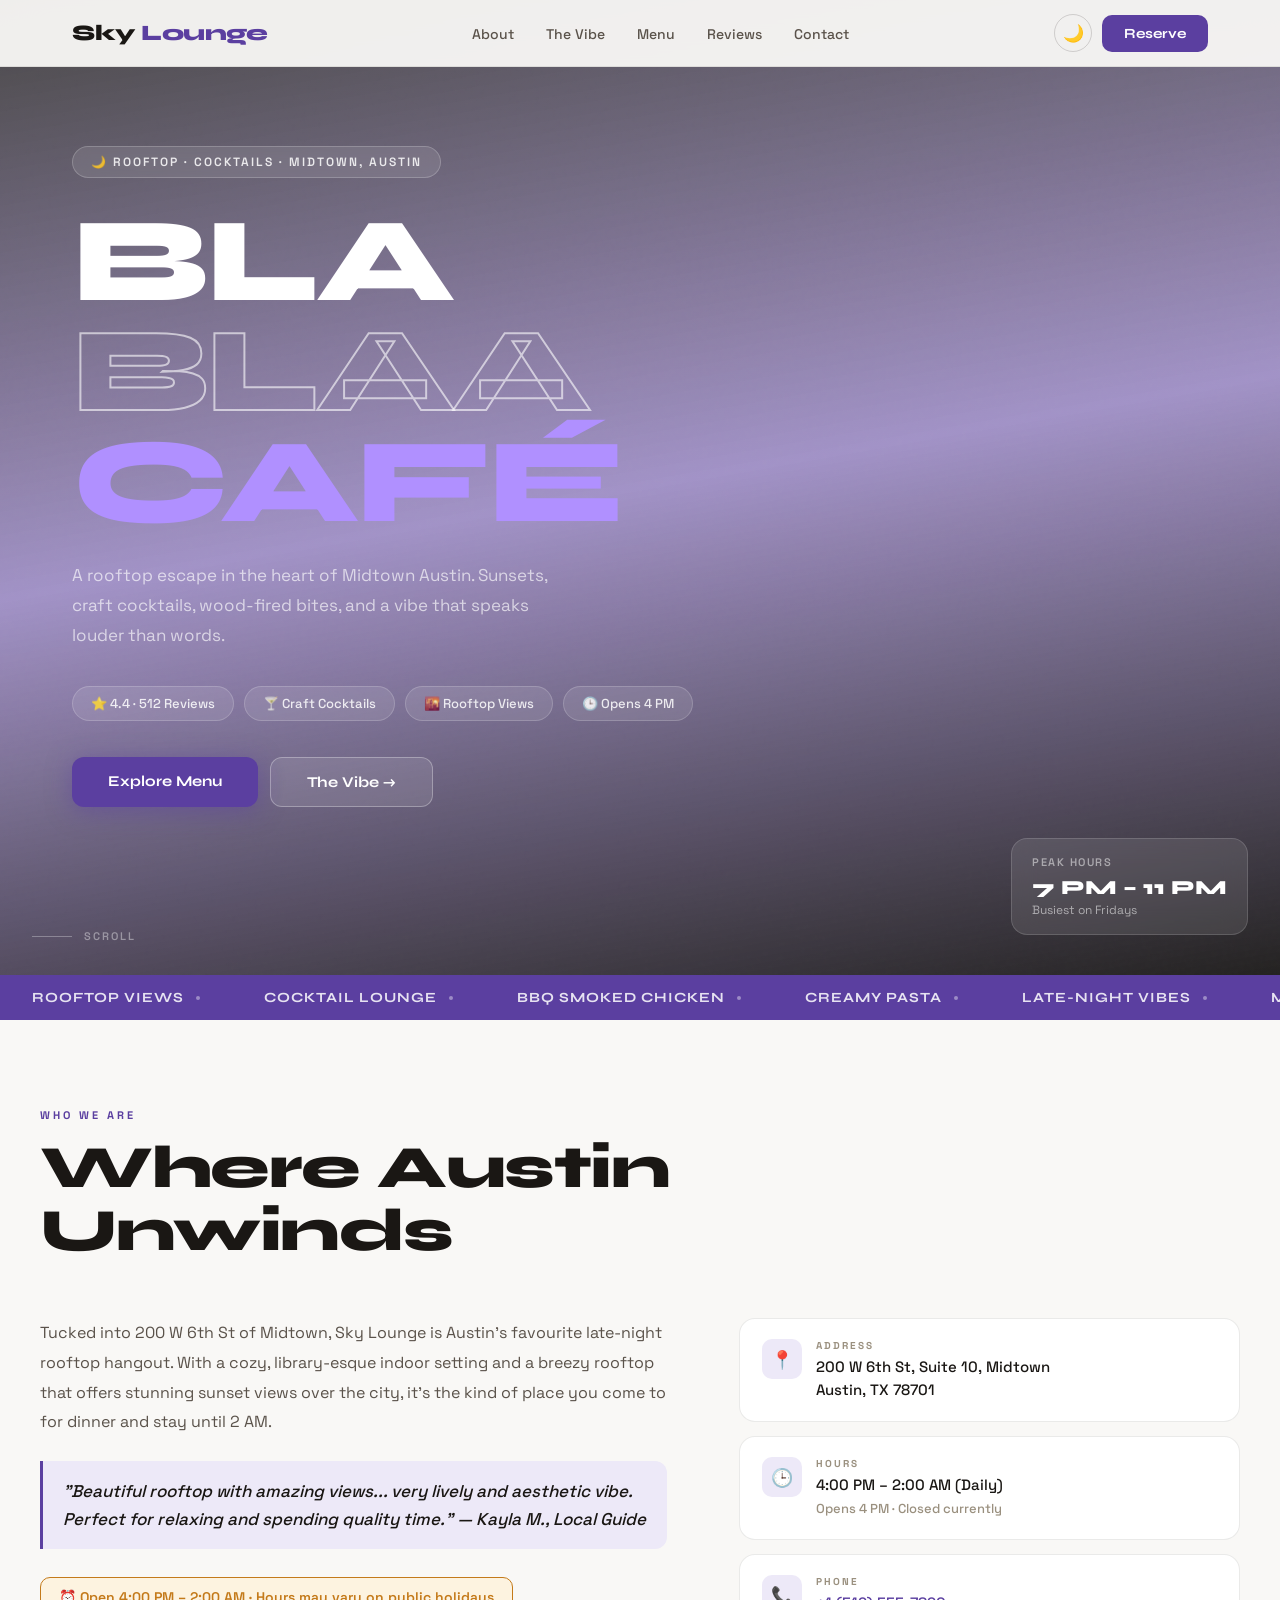
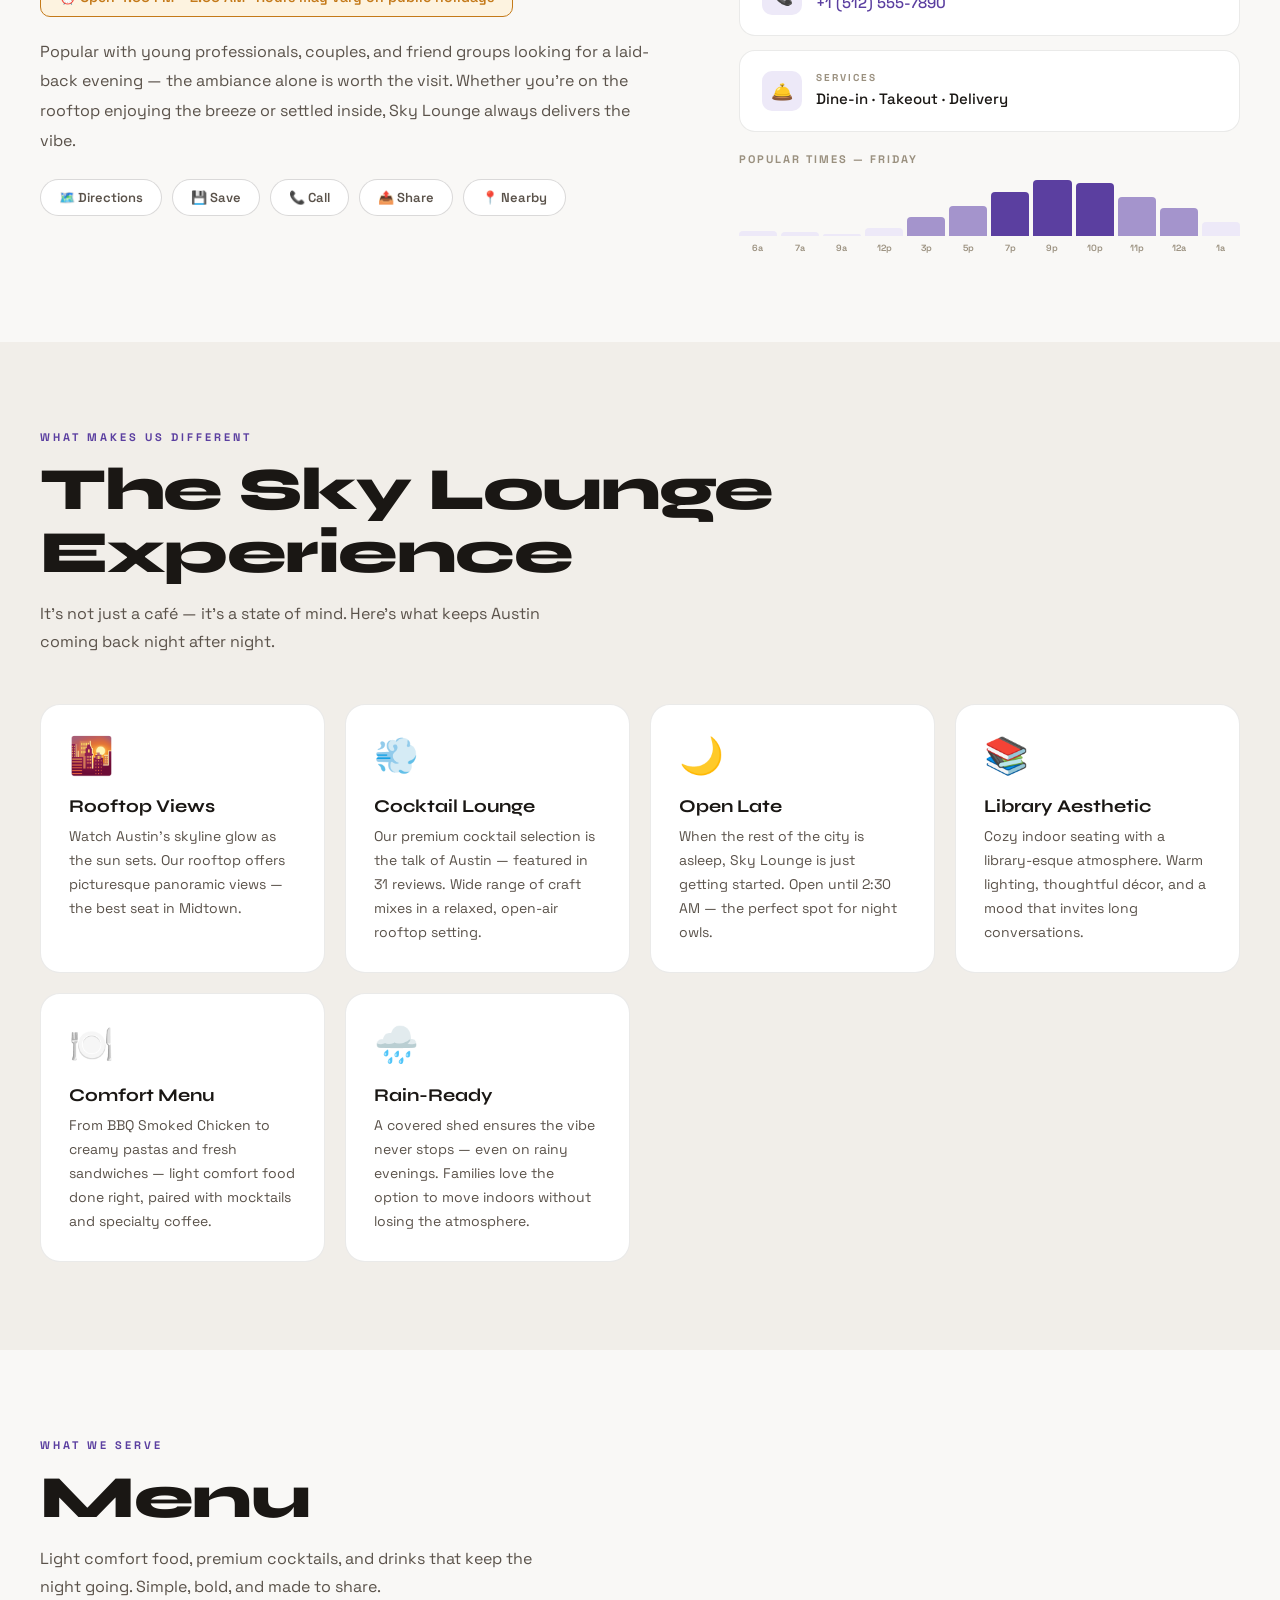
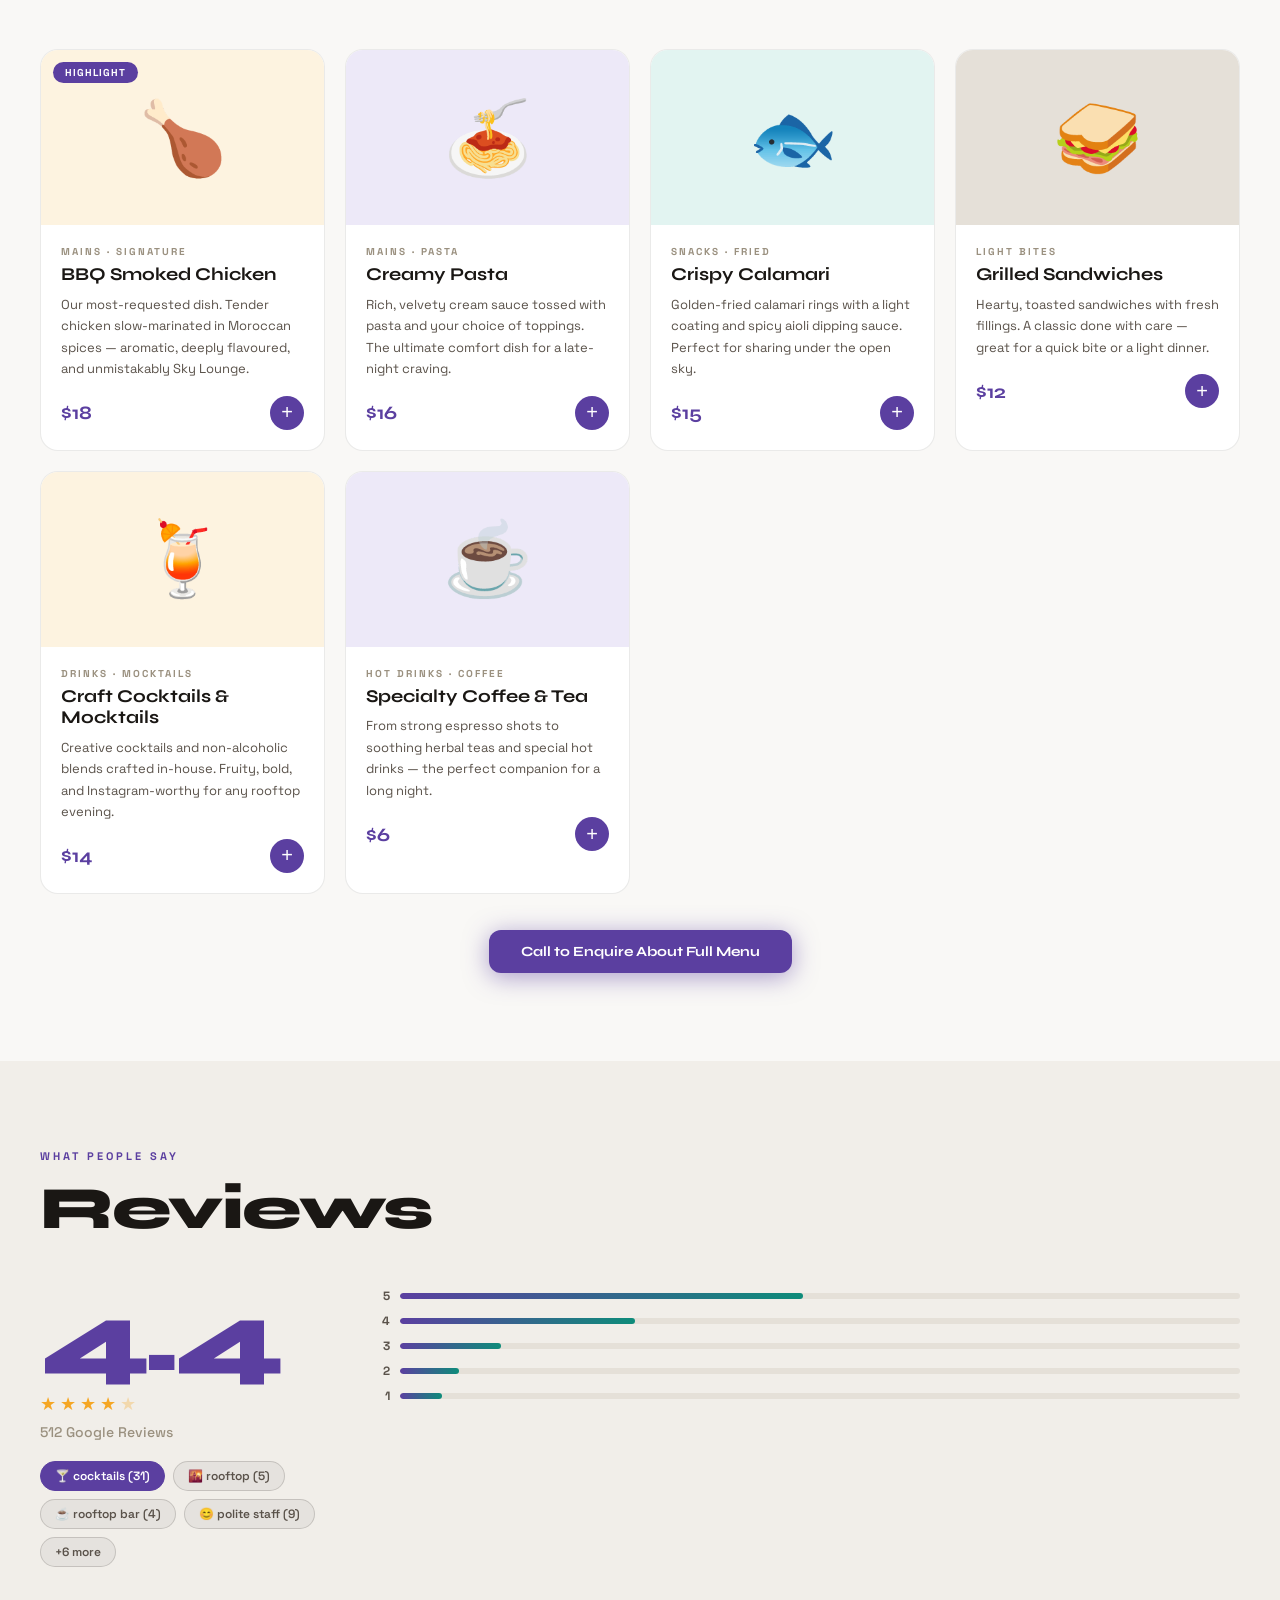
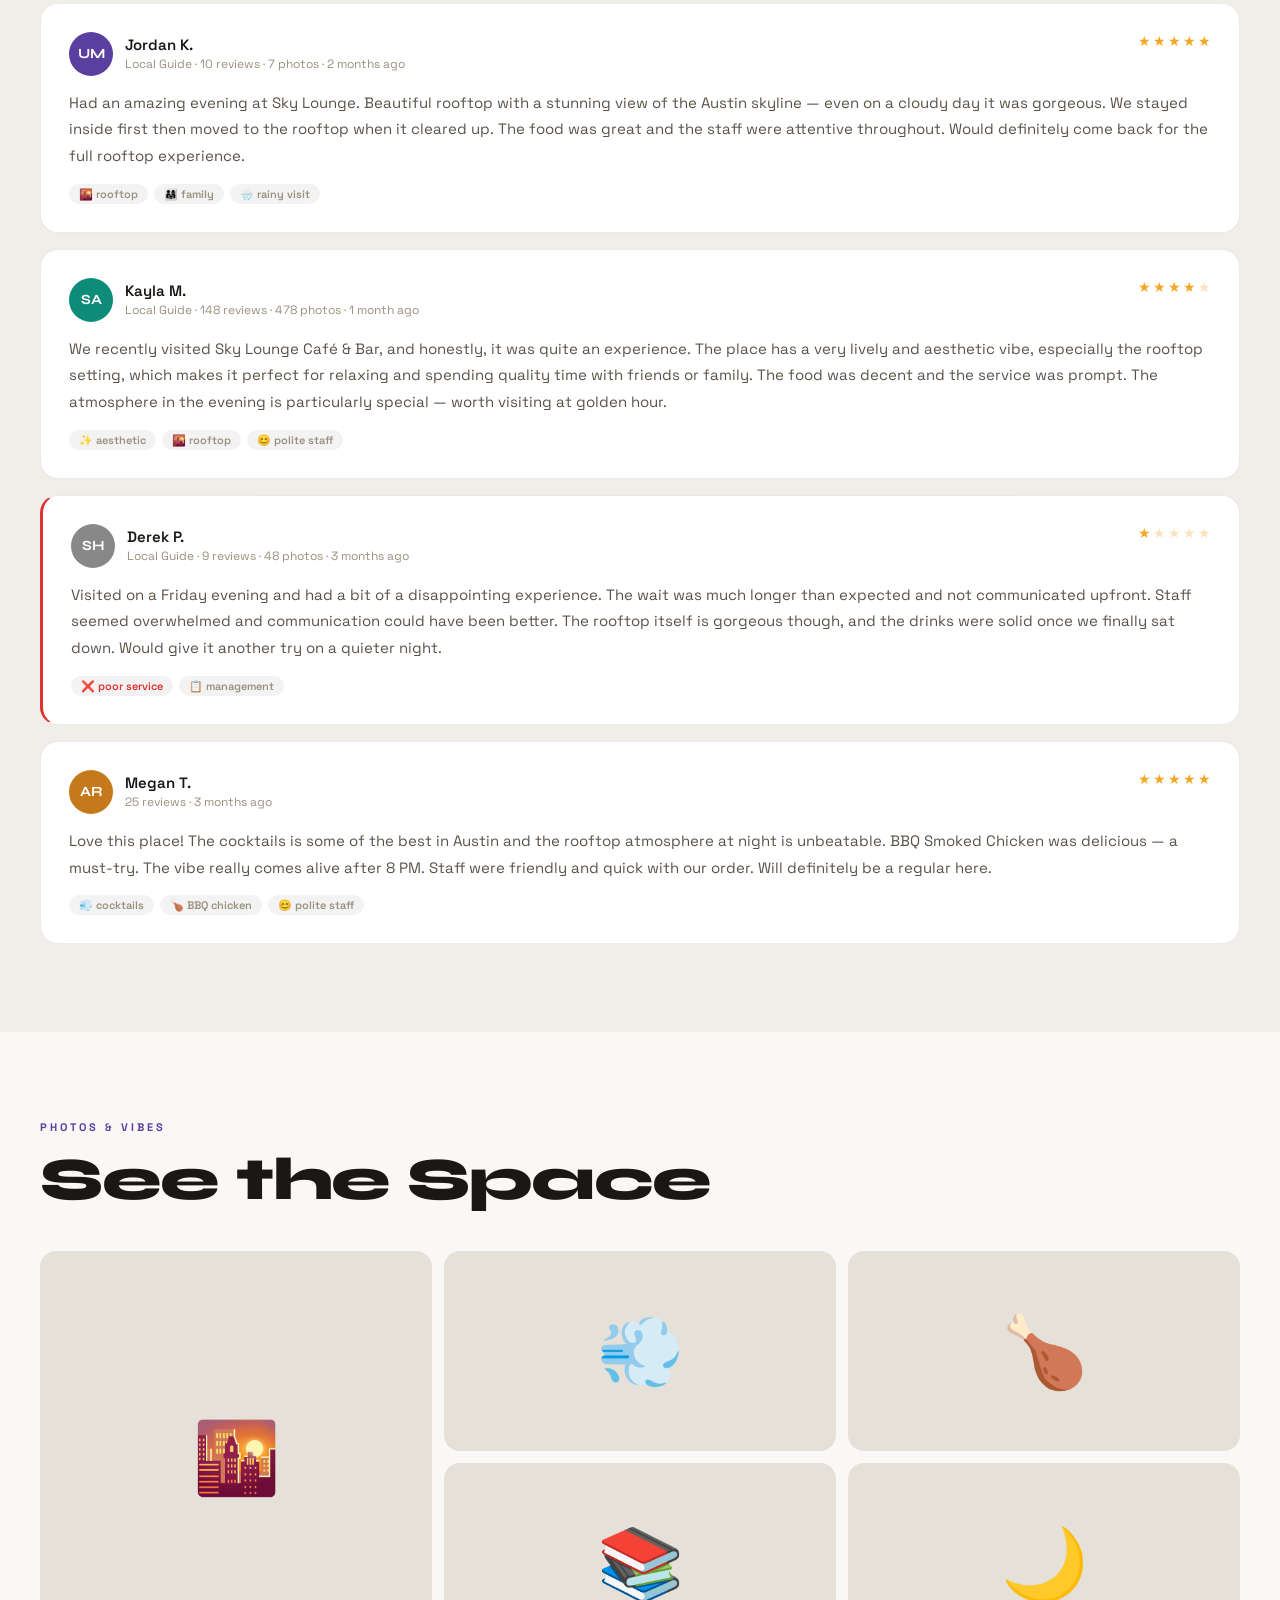
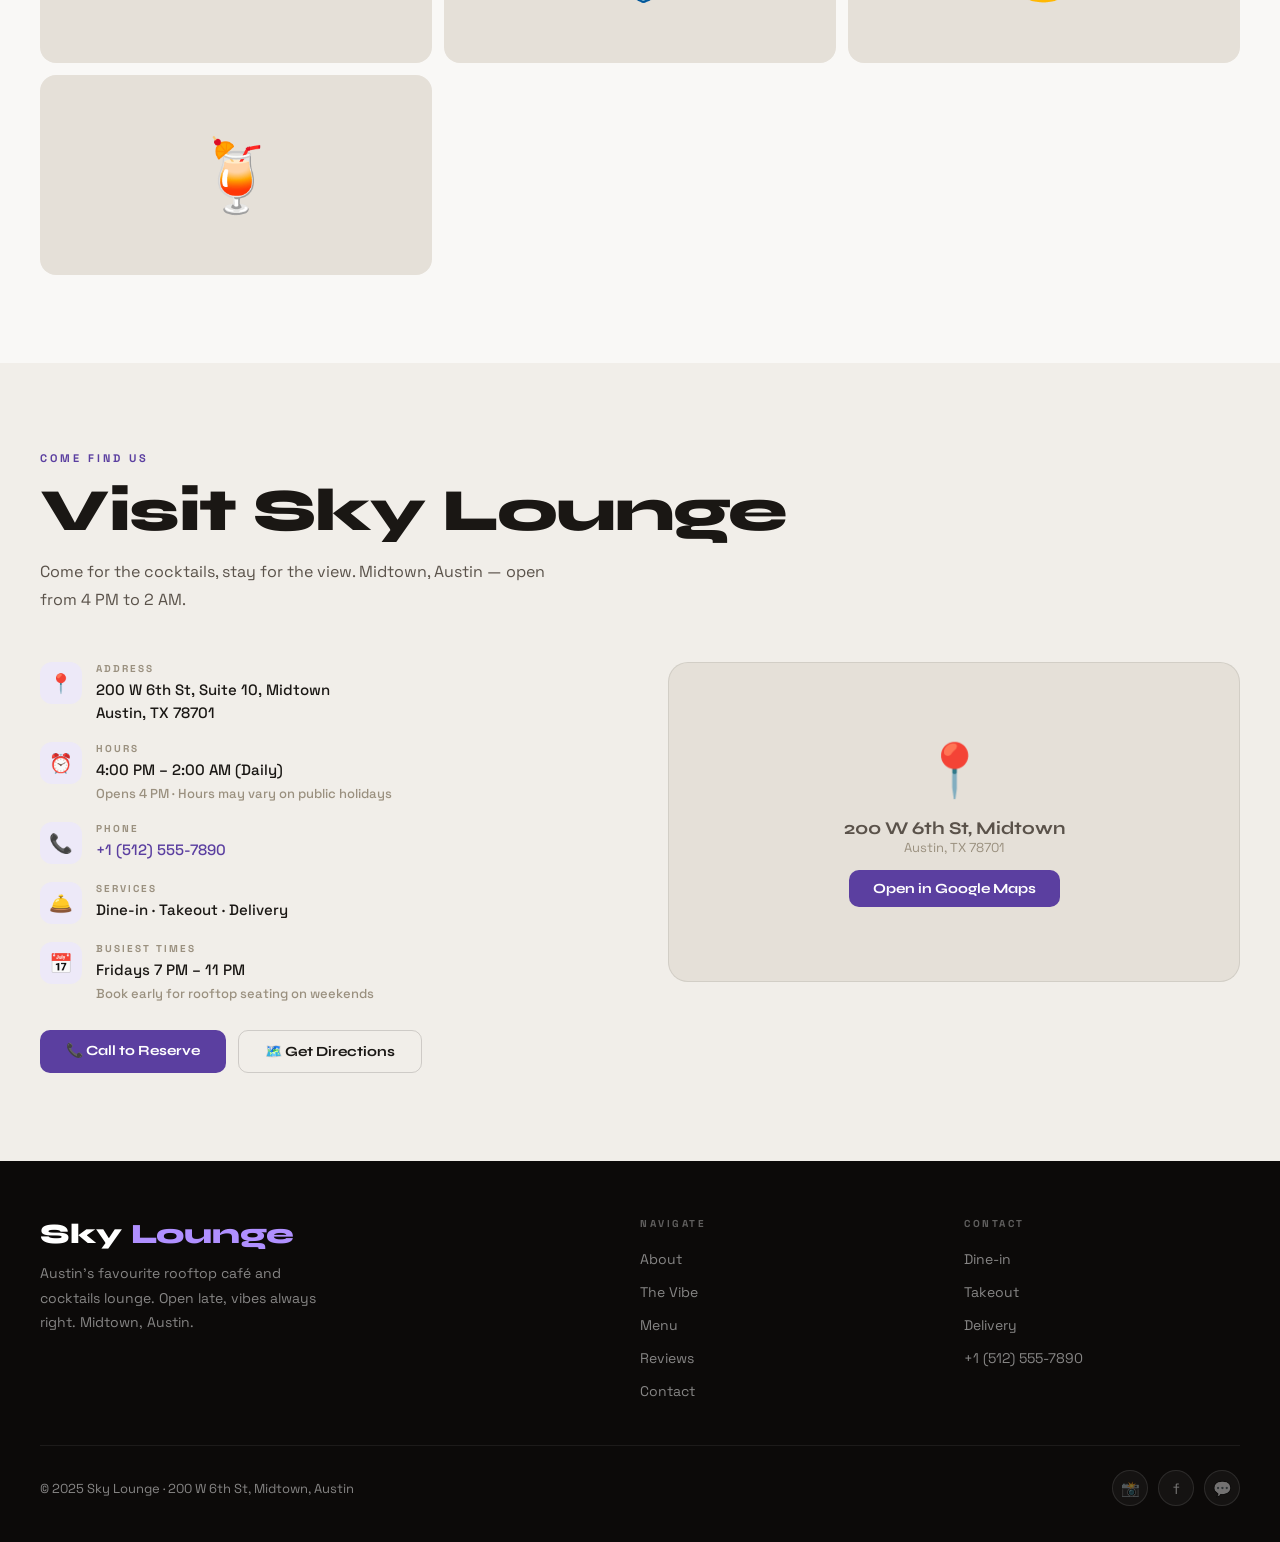
<file: sky-lounge-cafe/sky-lounge.html>
<!DOCTYPE html>
<html lang="en" data-theme="light">
<head>
<meta charset="UTF-8">
<meta name="viewport" content="width=device-width, initial-scale=1.0">
<title>Sky Lounge — Rooftop Café & Bar · Midtown Austin</title>
<link rel="preconnect" href="https://fonts.googleapis.com">
<link rel="preconnect" href="https://fonts.gstatic.com" crossorigin>
<link href="https://fonts.googleapis.com/css2?family=Space+Grotesk:wght@300;400;500;600;700&family=Syne:wght@700;800&display=swap" rel="stylesheet">
<style>
  :root {
    --bg: #F9F8F6;
    --bg2: #F1EEE9;
    --bg3: #E5E0D8;
    --card: #FFFFFF;
    --text: #1A1714;
    --text2: #5A524A;
    --text3: #9A907F;
    --purple: #5B3FA0;
    --purple2: #7855C8;
    --purple-light: #EDE9F8;
    --teal: #0E8C7A;
    --teal-light: #E2F4F1;
    --amber: #C47A1A;
    --amber-light: #FDF3E0;
    --border: rgba(26,23,20,0.09);
    --border2: rgba(26,23,20,0.16);
    --shadow: 0 12px 40px rgba(91,63,160,0.14);
    --shadow2: 0 4px 20px rgba(26,23,20,0.07);
    --nav-bg: rgba(249,248,246,0.95);
    --tr: 0.28s cubic-bezier(.4,0,.2,1);
    --pill-bg: rgba(26,23,20,0.05);
  }
  [data-theme="dark"] {
    --bg: #0C0A09;
    --bg2: #131009;
    --bg3: #1C1812;
    --card: #171310;
    --text: #F0EBE2;
    --text2: #B0A494;
    --text3: #6A5E50;
    --purple: #9370E8;
    --purple2: #B090FF;
    --purple-light: rgba(91,63,160,0.18);
    --teal: #2EC4AD;
    --teal-light: rgba(14,140,122,0.15);
    --amber: #E8A030;
    --amber-light: rgba(196,122,26,0.15);
    --border: rgba(240,235,226,0.07);
    --border2: rgba(240,235,226,0.13);
    --shadow: 0 12px 40px rgba(91,63,160,0.25);
    --shadow2: 0 4px 20px rgba(0,0,0,0.4);
    --nav-bg: rgba(12,10,9,0.96);
    --pill-bg: rgba(240,235,226,0.06);
  }

  *, *::before, *::after { box-sizing: border-box; margin: 0; padding: 0; }
  html { scroll-behavior: smooth; }
  body {
    font-family: 'Space Grotesk', sans-serif;
    background: var(--bg);
    color: var(--text);
    transition: background var(--tr), color var(--tr);
    overflow-x: hidden;
  }

  /* NAV */
  nav {
    position: fixed; top: 0; left: 0; right: 0; z-index: 100;
    background: var(--nav-bg); backdrop-filter: blur(20px);
    border-bottom: 1px solid var(--border);
  }
  .nav-inner {
    max-width: 1200px; margin: 0 auto;
    display: flex; align-items: center; justify-content: space-between;
    padding: 0 32px; height: 66px;
  }
  .nav-logo {
    font-family: 'Syne', sans-serif;
    font-weight: 800; font-size: 22px;
    color: var(--text); text-decoration: none; letter-spacing: -0.5px;
  }
  .nav-logo span { color: var(--purple); }
  .nav-links { display: flex; gap: 4px; list-style: none; }
  .nav-links a {
    font-size: 14px; font-weight: 500;
    color: var(--text2); text-decoration: none;
    padding: 6px 14px; border-radius: 8px;
    transition: background var(--tr), color var(--tr);
  }
  .nav-links a:hover { background: var(--purple-light); color: var(--purple); }
  .nav-actions { display: flex; gap: 10px; align-items: center; }
  .btn-theme {
    width: 38px; height: 38px; border-radius: 50%;
    border: 1px solid var(--border2); background: transparent;
    cursor: pointer; font-size: 17px; color: var(--text);
    display: flex; align-items: center; justify-content: center;
    transition: background var(--tr);
  }
  .btn-theme:hover { background: var(--bg2); }
  .btn-cta {
    font-family: 'Syne', sans-serif;
    font-weight: 700; font-size: 14px;
    background: var(--purple); color: #fff;
    border: none; border-radius: 10px;
    padding: 10px 22px; cursor: pointer;
    transition: background 0.2s, transform 0.2s;
    text-decoration: none;
  }
  .btn-cta:hover { background: var(--purple2); transform: translateY(-1px); }
  .hamburger {
    display: none; flex-direction: column; gap: 5px;
    background: none; border: none; cursor: pointer; padding: 4px;
  }
  .hamburger span {
    display: block; width: 22px; height: 2px;
    background: var(--text); border-radius: 2px; transition: all 0.3s;
  }
  .mobile-menu {
    display: none; position: fixed; inset: 66px 0 0 0;
    background: var(--nav-bg); backdrop-filter: blur(20px);
    padding: 28px; z-index: 99; flex-direction: column; gap: 4px;
  }
  .mobile-menu.open { display: flex; }
  .mobile-menu a {
    font-family: 'Syne', sans-serif; font-weight: 700; font-size: 24px;
    color: var(--text); text-decoration: none;
    padding: 14px 16px; border-bottom: 1px solid var(--border);
    transition: color var(--tr);
  }
  .mobile-menu a:hover { color: var(--purple); }

  /* HERO */
  .hero {
    min-height: 100svh; padding-top: 66px;
    display: flex; align-items: center;
    position: relative; overflow: hidden;
  }
  .hero-bg {
    position: absolute; inset: 0;
    background:
      linear-gradient(170deg, rgba(12,10,9,0.75) 0%, rgba(91,63,160,0.55) 50%, rgba(12,10,9,0.9) 100%),
      url('https://images.unsplash.com/photo-1514190051997-0f6f39ca5cde?w=1600&q=80') center/cover no-repeat;
    animation: heroZoom 14s ease-in-out infinite alternate;
  }
  @keyframes heroZoom {
    from { transform: scale(1); }
    to { transform: scale(1.05); }
  }
  /* Noise texture overlay */
  .hero-noise {
    position: absolute; inset: 0; z-index: 1;
    background-image: url("data:image/svg+xml,%3Csvg viewBox='0 0 200 200' xmlns='http://www.w3.org/2000/svg'%3E%3Cfilter id='n'%3E%3CfeTurbulence type='fractalNoise' baseFrequency='0.9' numOctaves='4' stitchTiles='stitch'/%3E%3C/filter%3E%3Crect width='100%25' height='100%25' filter='url(%23n)' opacity='0.04'/%3E%3C/svg%3E");
    opacity: 0.4; pointer-events: none;
  }
  .hero-inner {
    max-width: 1200px; margin: 0 auto; width: 100%;
    padding: 80px 32px; position: relative; z-index: 2;
  }
  .hero-tag {
    display: inline-flex; align-items: center; gap: 8px;
    background: rgba(255,255,255,0.1);
    border: 1px solid rgba(255,255,255,0.2);
    border-radius: 100px; padding: 7px 18px;
    font-size: 12px; font-weight: 600; letter-spacing: 2px;
    color: rgba(255,255,255,0.85); text-transform: uppercase;
    margin-bottom: 28px; backdrop-filter: blur(8px);
    animation: fadeUp 0.7s 0.1s both;
  }
  .hero-title {
    font-family: 'Syne', sans-serif;
    font-weight: 800; font-size: clamp(60px, 11vw, 120px);
    line-height: 0.92; color: #fff;
    letter-spacing: -3px; text-transform: uppercase;
    animation: fadeUp 0.7s 0.2s both;
  }
  .hero-title .line2 {
    color: transparent;
    -webkit-text-stroke: 2px rgba(255,255,255,0.6);
  }
  .hero-title .line3 { color: #B090FF; }
  .hero-sub {
    font-size: 17px; color: rgba(255,255,255,0.65);
    max-width: 480px; line-height: 1.75;
    margin-top: 24px; margin-bottom: 36px;
    animation: fadeUp 0.7s 0.35s both;
  }
  .hero-pills {
    display: flex; flex-wrap: wrap; gap: 10px;
    margin-bottom: 36px;
    animation: fadeUp 0.7s 0.45s both;
  }
  .hero-pill {
    display: flex; align-items: center; gap: 8px;
    background: rgba(255,255,255,0.1);
    border: 1px solid rgba(255,255,255,0.18);
    border-radius: 100px; padding: 8px 18px;
    font-size: 13px; font-weight: 500; color: rgba(255,255,255,0.85);
    backdrop-filter: blur(6px);
  }
  .hero-btns {
    display: flex; flex-wrap: wrap; gap: 12px;
    animation: fadeUp 0.7s 0.55s both;
  }
  .btn-hero {
    font-family: 'Syne', sans-serif; font-weight: 700; font-size: 15px;
    background: var(--purple); color: #fff;
    border: none; border-radius: 12px;
    padding: 15px 36px; cursor: pointer;
    transition: background 0.2s, transform 0.2s, box-shadow 0.2s;
    text-decoration: none; display: inline-block;
    box-shadow: 0 4px 24px rgba(91,63,160,0.5);
  }
  .btn-hero:hover { background: var(--purple2); transform: translateY(-2px); box-shadow: 0 8px 32px rgba(91,63,160,0.6); }
  .btn-hero-ghost {
    font-family: 'Syne', sans-serif; font-weight: 700; font-size: 15px;
    background: rgba(255,255,255,0.1);
    border: 1.5px solid rgba(255,255,255,0.3);
    color: #fff; border-radius: 12px;
    padding: 15px 36px; cursor: pointer;
    transition: background 0.2s; backdrop-filter: blur(6px);
    text-decoration: none; display: inline-block;
  }
  .btn-hero-ghost:hover { background: rgba(255,255,255,0.2); }
  /* Scroll indicator */
  .scroll-ind {
    position: absolute; bottom: 32px; left: 32px; z-index: 2;
    display: flex; align-items: center; gap: 12px;
    font-size: 11px; font-weight: 600; letter-spacing: 2px;
    text-transform: uppercase; color: rgba(255,255,255,0.4);
  }
  .scroll-line { width: 40px; height: 1px; background: rgba(255,255,255,0.3); }
  /* Popular badge */
  .popular-badge {
    position: absolute; bottom: 40px; right: 32px; z-index: 2;
    background: rgba(255,255,255,0.1); backdrop-filter: blur(12px);
    border: 1px solid rgba(255,255,255,0.15);
    border-radius: 16px; padding: 16px 20px;
    animation: fadeUp 0.7s 0.7s both;
  }
  .pop-label { font-size: 11px; font-weight: 600; letter-spacing: 1.5px; text-transform: uppercase; color: rgba(255,255,255,0.5); margin-bottom: 6px; }
  .pop-val { font-family: 'Syne', sans-serif; font-weight: 800; font-size: 20px; color: #fff; }
  .pop-sub { font-size: 12px; color: rgba(255,255,255,0.55); margin-top: 2px; }

  @keyframes fadeUp {
    from { opacity: 0; transform: translateY(24px); }
    to { opacity: 1; transform: translateY(0); }
  }

  /* MARQUEE */
  .marquee-wrap {
    background: var(--purple); padding: 14px 0; overflow: hidden;
  }
  .marquee-track {
    display: flex; gap: 0; white-space: nowrap;
    animation: marqueeRun 20s linear infinite;
  }
  .marquee-item {
    display: inline-flex; align-items: center; gap: 12px;
    font-family: 'Syne', sans-serif; font-weight: 700; font-size: 14px;
    letter-spacing: 1px; text-transform: uppercase;
    color: rgba(255,255,255,0.85); padding: 0 32px;
  }
  .marquee-dot { width: 4px; height: 4px; border-radius: 50%; background: rgba(255,255,255,0.4); }
  @keyframes marqueeRun {
    from { transform: translateX(0); }
    to { transform: translateX(-50%); }
  }

  /* SECTIONS */
  section { padding: 88px 32px; }
  .container { max-width: 1200px; margin: 0 auto; }
  .eyebrow {
    font-size: 11px; font-weight: 700; letter-spacing: 3px;
    text-transform: uppercase; color: var(--purple); margin-bottom: 14px;
  }
  .sec-title {
    font-family: 'Syne', sans-serif;
    font-weight: 800; font-size: clamp(38px, 5vw, 60px);
    line-height: 1.05; letter-spacing: -1.5px; color: var(--text);
    margin-bottom: 16px;
  }
  .sec-sub { font-size: 16px; color: var(--text2); line-height: 1.75; max-width: 520px; }

  /* ABOUT */
  #about { background: var(--bg); }
  .about-layout {
    display: grid; grid-template-columns: 5fr 4fr;
    gap: 72px; margin-top: 56px; align-items: start;
  }
  .about-desc { font-size: 16px; color: var(--text2); line-height: 1.85; margin-bottom: 24px; }
  .pull-quote {
    border-left: 3px solid var(--purple);
    padding: 16px 20px; margin: 24px 0 28px;
    font-size: 17px; font-style: italic; color: var(--text);
    font-weight: 500; line-height: 1.65;
    background: var(--purple-light); border-radius: 0 12px 12px 0;
  }
  .hours-pill {
    display: inline-flex; align-items: center; gap: 8px;
    background: var(--amber-light); border: 1px solid var(--amber);
    border-radius: 10px; padding: 10px 18px;
    font-size: 14px; font-weight: 600; color: var(--amber);
    margin-bottom: 20px;
  }
  .action-row { display: flex; flex-wrap: wrap; gap: 10px; margin-top: 24px; }
  .action-pill {
    display: flex; align-items: center; gap: 7px;
    border: 1.5px solid var(--border2); border-radius: 100px;
    padding: 9px 18px; font-size: 13px; font-weight: 600;
    color: var(--text2); background: var(--card);
    cursor: pointer; text-decoration: none;
    transition: all var(--tr);
  }
  .action-pill:hover { background: var(--purple-light); color: var(--purple); border-color: var(--purple); transform: translateY(-2px); }

  /* INFO CARDS */
  .info-stack { display: flex; flex-direction: column; gap: 14px; }
  .info-card {
    background: var(--card); border: 1px solid var(--border);
    border-radius: 16px; padding: 20px 22px;
    display: flex; gap: 14px; align-items: flex-start;
    transition: transform var(--tr), box-shadow var(--tr), border-color var(--tr);
  }
  .info-card:hover { transform: translateY(-3px); box-shadow: var(--shadow2); border-color: var(--border2); }
  .ic-icon {
    width: 40px; height: 40px; border-radius: 10px;
    background: var(--purple-light); color: var(--purple);
    display: flex; align-items: center; justify-content: center;
    font-size: 18px; flex-shrink: 0;
  }
  .ic-lbl {
    font-size: 10px; font-weight: 700; letter-spacing: 2px;
    text-transform: uppercase; color: var(--text3); margin-bottom: 4px;
  }
  .ic-val { font-size: 15px; color: var(--text); font-weight: 500; line-height: 1.5; }
  .ic-val a { color: var(--purple); text-decoration: none; }

  /* POPULAR TIMES */
  .pop-times-wrap { margin-top: 20px; }
  .pop-times-title { font-size: 11px; font-weight: 700; letter-spacing: 2px; text-transform: uppercase; color: var(--text3); margin-bottom: 14px; }
  .pop-times-chart { display: flex; align-items: flex-end; gap: 4px; height: 56px; }
  .pt-bar {
    flex: 1; border-radius: 4px 4px 0 0;
    background: var(--purple-light);
    transition: background var(--tr);
    position: relative;
  }
  .pt-bar.peak { background: var(--purple); }
  .pt-bar.mid { background: color-mix(in srgb, var(--purple) 50%, var(--purple-light)); }
  .pt-bar:hover { opacity: 0.75; cursor: default; }
  .pt-labels { display: flex; gap: 4px; margin-top: 6px; }
  .pt-label { flex: 1; font-size: 9px; color: var(--text3); text-align: center; font-weight: 600; }

  /* VIBE / FEATURES */
  #vibe { background: var(--bg2); }
  .features-grid {
    display: grid; grid-template-columns: repeat(auto-fill, minmax(260px, 1fr));
    gap: 20px; margin-top: 48px;
  }
  .feat-card {
    background: var(--card); border: 1px solid var(--border);
    border-radius: 20px; padding: 28px;
    transition: transform var(--tr), box-shadow var(--tr), border-color var(--tr);
    position: relative; overflow: hidden;
  }
  .feat-card::before {
    content: ''; position: absolute; top: 0; left: 0; right: 0; height: 3px;
    background: linear-gradient(90deg, var(--purple), var(--teal));
    opacity: 0; transition: opacity var(--tr);
  }
  .feat-card:hover { transform: translateY(-5px); box-shadow: var(--shadow); }
  .feat-card:hover::before { opacity: 1; }
  .feat-icon { font-size: 36px; margin-bottom: 16px; display: block; }
  .feat-title {
    font-family: 'Syne', sans-serif; font-weight: 700; font-size: 18px;
    color: var(--text); margin-bottom: 8px;
  }
  .feat-desc { font-size: 14px; color: var(--text2); line-height: 1.7; }

  /* MENU */
  #menu { background: var(--bg); }
  .menu-grid {
    display: grid; grid-template-columns: repeat(auto-fill, minmax(280px, 1fr));
    gap: 20px; margin-top: 48px;
  }
  .menu-card {
    background: var(--card); border: 1px solid var(--border);
    border-radius: 18px; overflow: hidden;
    transition: transform var(--tr), box-shadow var(--tr);
  }
  .menu-card:hover { transform: translateY(-6px); box-shadow: var(--shadow); }
  .mc-img {
    height: 175px; background: var(--bg3);
    display: flex; align-items: center; justify-content: center;
    font-size: 72px; position: relative; overflow: hidden;
  }
  .mc-img.teal-bg { background: var(--teal-light); }
  .mc-img.purple-bg { background: var(--purple-light); }
  .mc-img.amber-bg { background: var(--amber-light); }
  .mc-badge {
    position: absolute; top: 12px; left: 12px;
    background: var(--purple); color: #fff;
    font-size: 10px; font-weight: 700; letter-spacing: 1px;
    text-transform: uppercase; border-radius: 100px;
    padding: 4px 12px;
  }
  .mc-body { padding: 20px; }
  .mc-cat {
    font-size: 10px; font-weight: 700; letter-spacing: 2px;
    text-transform: uppercase; color: var(--text3); margin-bottom: 6px;
  }
  .mc-name {
    font-family: 'Syne', sans-serif; font-weight: 700; font-size: 18px;
    color: var(--text); margin-bottom: 8px; line-height: 1.2;
  }
  .mc-desc { font-size: 13px; color: var(--text2); line-height: 1.65; margin-bottom: 16px; }
  .mc-foot { display: flex; align-items: center; justify-content: space-between; }
  .mc-price {
    font-family: 'Syne', sans-serif; font-weight: 700; font-size: 19px; color: var(--purple);
  }
  .mc-add {
    width: 34px; height: 34px; border-radius: 50%;
    background: var(--purple); color: #fff; border: none;
    font-size: 20px; cursor: pointer; display: flex;
    align-items: center; justify-content: center;
    transition: transform 0.2s, background 0.2s;
  }
  .mc-add:hover { transform: scale(1.15) rotate(90deg); background: var(--purple2); }

  /* REVIEWS */
  #reviews { background: var(--bg2); }
  .rev-header {
    display: grid; grid-template-columns: auto 1fr;
    gap: 56px; margin-top: 48px; align-items: start;
  }
  .rev-big-num {
    font-family: 'Syne', sans-serif; font-weight: 800;
    font-size: 100px; line-height: 1; color: var(--purple);
    letter-spacing: -5px;
  }
  .rev-stars { display: flex; gap: 4px; margin: 4px 0 8px; }
  .star { font-size: 18px; color: #F5A623; }
  .rev-count { font-size: 14px; color: var(--text3); font-weight: 500; }
  .rev-bars { display: flex; flex-direction: column; gap: 9px; }
  .rb-row { display: flex; align-items: center; gap: 10px; }
  .rb-lbl { font-size: 12px; font-weight: 700; color: var(--text2); width: 14px; text-align: right; }
  .rb-track { flex: 1; height: 6px; background: var(--bg3); border-radius: 100px; overflow: hidden; }
  .rb-fill { height: 100%; border-radius: 100px; background: linear-gradient(90deg, var(--purple), var(--teal)); }

  .rev-tags {
    margin-top: 24px; display: flex; flex-wrap: wrap; gap: 8px;
  }
  .rev-tag {
    background: var(--pill-bg); border: 1px solid var(--border2);
    border-radius: 100px; padding: 6px 14px;
    font-size: 12px; font-weight: 600; color: var(--text2);
    cursor: pointer; transition: background var(--tr), border-color var(--tr), color var(--tr);
  }
  .rev-tag:hover { background: var(--purple-light); color: var(--purple); border-color: var(--purple); }
  .rev-tag.active { background: var(--purple); color: #fff; border-color: var(--purple); }

  .reviews-list { margin-top: 36px; display: flex; flex-direction: column; gap: 16px; }
  .rev-card {
    background: var(--card); border: 1px solid var(--border);
    border-radius: 18px; padding: 28px;
    transition: transform var(--tr), box-shadow var(--tr);
  }
  .rev-card:hover { transform: translateY(-3px); box-shadow: var(--shadow2); }
  .rev-card.negative { border-left: 3px solid #E03030; }
  .rev-top { display: flex; align-items: flex-start; justify-content: space-between; gap: 16px; margin-bottom: 14px; }
  .reviewer { display: flex; align-items: center; gap: 12px; }
  .av {
    width: 44px; height: 44px; border-radius: 50%;
    display: flex; align-items: center; justify-content: center;
    font-family: 'Syne', sans-serif; font-weight: 700; font-size: 14px;
    color: #fff; flex-shrink: 0;
  }
  .rv-name { font-weight: 600; font-size: 15px; color: var(--text); }
  .rv-meta { font-size: 12px; color: var(--text3); margin-top: 2px; }
  .rv-stars { display: flex; gap: 2px; flex-shrink: 0; }
  .rvs { font-size: 14px; color: #F5A623; }
  .rv-text { font-size: 15px; color: var(--text2); line-height: 1.78; }
  .rv-tags { display: flex; flex-wrap: wrap; gap: 6px; margin-top: 14px; }
  .rv-tag-chip {
    background: var(--pill-bg); border-radius: 100px;
    padding: 3px 10px; font-size: 11px; font-weight: 600;
    color: var(--text3);
  }

  /* GALLERY */
  #gallery { background: var(--bg); }
  .gallery-grid {
    display: grid;
    grid-template-columns: repeat(3, 1fr);
    grid-auto-rows: 200px; gap: 12px; margin-top: 40px;
  }
  .gi {
    border-radius: 16px; overflow: hidden;
    background: var(--bg3); cursor: pointer; position: relative;
    transition: transform var(--tr);
  }
  .gi.tall { grid-row: span 2; }
  .gi:hover { transform: scale(1.02); }
  .gi-inner { width: 100%; height: 100%; display: flex; align-items: center; justify-content: center; font-size: 70px; transition: filter var(--tr); }
  .gi:hover .gi-inner { filter: brightness(0.75) saturate(1.2); }
  .gi-overlay {
    position: absolute; inset: 0;
    background: linear-gradient(to top, rgba(91,63,160,0.55) 0%, transparent 55%);
    opacity: 0; transition: opacity var(--tr);
    display: flex; align-items: flex-end; padding: 16px;
  }
  .gi:hover .gi-overlay { opacity: 1; }
  .gi-lbl { font-family: 'Syne', sans-serif; font-weight: 700; font-size: 14px; color: #fff; }

  /* CONTACT */
  #contact { background: var(--bg2); }
  .contact-grid {
    display: grid; grid-template-columns: 1fr 1fr;
    gap: 56px; margin-top: 48px;
  }
  .c-details { display: flex; flex-direction: column; gap: 18px; }
  .c-row { display: flex; gap: 14px; align-items: flex-start; }
  .c-icon {
    width: 42px; height: 42px; border-radius: 12px;
    background: var(--purple-light); color: var(--purple);
    display: flex; align-items: center; justify-content: center;
    font-size: 19px; flex-shrink: 0;
  }
  .c-lbl { font-size: 10px; font-weight: 700; letter-spacing: 2px; text-transform: uppercase; color: var(--text3); margin-bottom: 4px; }
  .c-val { font-size: 15px; color: var(--text); font-weight: 500; line-height: 1.5; }
  .c-val a { color: var(--purple); text-decoration: none; }
  .c-btns { display: flex; gap: 12px; flex-wrap: wrap; margin-top: 8px; }
  .c-btn {
    font-family: 'Syne', sans-serif; font-weight: 700; font-size: 14px;
    padding: 12px 26px; border-radius: 10px; cursor: pointer;
    text-decoration: none; display: inline-block; transition: all 0.2s;
  }
  .c-btn.primary { background: var(--purple); color: #fff; border: none; }
  .c-btn.primary:hover { background: var(--purple2); transform: translateY(-1px); }
  .c-btn.outline { background: transparent; color: var(--text); border: 1.5px solid var(--border2); }
  .c-btn.outline:hover { border-color: var(--purple); color: var(--purple); background: var(--purple-light); }
  .map-box {
    height: 320px; border-radius: 20px; overflow: hidden;
    background: var(--bg3); border: 1px solid var(--border);
    display: flex; flex-direction: column;
    align-items: center; justify-content: center; gap: 14px;
  }
  .map-pin { font-size: 52px; animation: pin 2.5s ease-in-out infinite; }
  @keyframes pin {
    0%,100% { transform: translateY(0) scale(1); }
    50% { transform: translateY(-10px) scale(1.06); }
  }
  .map-name { font-family: 'Syne', sans-serif; font-weight: 700; font-size: 18px; color: var(--text2); text-align: center; }
  .map-sub { font-size: 13px; color: var(--text3); text-align: center; }
  .map-cta {
    font-family: 'Syne', sans-serif; font-weight: 700; font-size: 14px;
    background: var(--purple); color: #fff;
    border: none; border-radius: 10px; padding: 10px 24px;
    cursor: pointer; text-decoration: none; display: inline-block;
    transition: background 0.2s;
  }
  .map-cta:hover { background: var(--purple2); }

  /* FOOTER */
  footer { background: #0C0A09; color: rgba(255,255,255,0.5); padding: 56px 32px 36px; }
  .footer-inner {
    max-width: 1200px; margin: 0 auto;
    display: grid; grid-template-columns: 2fr 1fr 1fr; gap: 48px;
  }
  .fl-name { font-family: 'Syne', sans-serif; font-weight: 800; font-size: 28px; color: #fff; margin-bottom: 10px; }
  .fl-name span { color: #B090FF; }
  .fl-desc { font-size: 14px; line-height: 1.75; max-width: 280px; }
  .fc-title { font-size: 10px; font-weight: 700; letter-spacing: 2.5px; text-transform: uppercase; color: rgba(255,255,255,0.35); margin-bottom: 18px; }
  .fc-links { list-style: none; display: flex; flex-direction: column; gap: 12px; }
  .fc-links a { font-size: 14px; color: rgba(255,255,255,0.5); text-decoration: none; transition: color 0.2s; }
  .fc-links a:hover { color: #fff; }
  .footer-bottom {
    max-width: 1200px; margin: 44px auto 0;
    padding-top: 24px; border-top: 1px solid rgba(255,255,255,0.07);
    display: flex; align-items: center; justify-content: space-between;
    font-size: 13px; flex-wrap: wrap; gap: 12px;
  }
  .social-row { display: flex; gap: 10px; }
  .soc-btn {
    width: 36px; height: 36px; border-radius: 50%;
    border: 1px solid rgba(255,255,255,0.1);
    background: rgba(255,255,255,0.04);
    display: flex; align-items: center; justify-content: center;
    font-size: 15px; cursor: pointer; color: rgba(255,255,255,0.4);
    transition: all 0.2s; text-decoration: none;
  }
  .soc-btn:hover { background: var(--purple); color: #fff; border-color: var(--purple); }

  /* TOAST */
  #toast {
    position: fixed; bottom: 24px; left: 50%;
    transform: translateX(-50%) translateY(80px);
    background: var(--purple); color: #fff;
    font-size: 14px; font-weight: 600; font-family: 'Space Grotesk', sans-serif;
    padding: 12px 28px; border-radius: 100px;
    box-shadow: 0 8px 28px rgba(91,63,160,0.5);
    transition: transform 0.35s, opacity 0.35s;
    opacity: 0; z-index: 999; white-space: nowrap;
  }

  /* REVEAL */
  .reveal { opacity: 0; transform: translateY(28px); transition: opacity 0.6s, transform 0.6s; }
  .reveal.visible { opacity: 1; transform: translateY(0); }

  /* RESPONSIVE */
  @media (max-width: 960px) {
    .about-layout { grid-template-columns: 1fr; gap: 36px; }
    .gallery-grid { grid-template-columns: repeat(2, 1fr); }
    .contact-grid { grid-template-columns: 1fr; }
    .footer-inner { grid-template-columns: 1fr 1fr; }
    .rev-header { grid-template-columns: 1fr; gap: 32px; }
    .nav-links { display: none; }
    .hamburger { display: flex; }
    .btn-cta { display: none; }
  }
  @media (max-width: 600px) {
    section { padding: 60px 20px; }
    .hero-inner { padding: 60px 20px; }
    .gallery-grid { grid-template-columns: repeat(2, 1fr); grid-auto-rows: 150px; }
    .gi.tall { grid-row: span 1; }
    .footer-inner { grid-template-columns: 1fr; }
    .nav-inner { padding: 0 20px; }
    .popular-badge { display: none; }
  }
</style>
</head>
<body>

<!-- NAV -->
<nav>
  <div class="nav-inner">
    <a href="#" class="nav-logo">Sky <span>Lounge</span></a>
    <ul class="nav-links">
      <li><a href="#about">About</a></li>
      <li><a href="#vibe">The Vibe</a></li>
      <li><a href="#menu">Menu</a></li>
      <li><a href="#reviews">Reviews</a></li>
      <li><a href="#contact">Contact</a></li>
    </ul>
    <div class="nav-actions">
      <button class="btn-theme" id="themeToggle">🌙</button>
      <a href="tel:+15125557890" class="btn-cta">Reserve</a>
      <button class="hamburger" id="menuToggle" aria-label="Menu">
        <span></span><span></span><span></span>
      </button>
    </div>
  </div>
</nav>

<!-- MOBILE MENU -->
<div class="mobile-menu" id="mobileMenu">
  <a href="#about" onclick="closeMobile()">About</a>
  <a href="#vibe" onclick="closeMobile()">The Vibe</a>
  <a href="#menu" onclick="closeMobile()">Menu</a>
  <a href="#reviews" onclick="closeMobile()">Reviews</a>
  <a href="#contact" onclick="closeMobile()">Contact</a>
</div>

<!-- HERO -->
<section class="hero" id="home">
  <div class="hero-bg"></div>
  <div class="hero-noise"></div>
  <div class="hero-inner">
    <div class="hero-tag">🌙 Rooftop · Cocktails · Midtown, Austin</div>
    <h1 class="hero-title">
      <div>Bla</div>
      <div class="line2">Blaa</div>
      <div class="line3">Café</div>
    </h1>
    <p class="hero-sub">A rooftop escape in the heart of Midtown Austin. Sunsets, craft cocktails, wood-fired bites, and a vibe that speaks louder than words.</p>
    <div class="hero-pills">
      <div class="hero-pill">⭐ 4.4 · 512 Reviews</div>
      <div class="hero-pill">🍸 Craft Cocktails</div>
      <div class="hero-pill">🌇 Rooftop Views</div>
      <div class="hero-pill">🕒 Opens 4 PM</div>
    </div>
    <div class="hero-btns">
      <a href="#menu" class="btn-hero">Explore Menu</a>
      <a href="#vibe" class="btn-hero-ghost">The Vibe →</a>
    </div>
  </div>
  <div class="scroll-ind">
    <div class="scroll-line"></div>
    Scroll
  </div>
  <div class="popular-badge">
    <div class="pop-label">Peak Hours</div>
    <div class="pop-val">7 PM – 11 PM</div>
    <div class="pop-sub">Busiest on Fridays</div>
  </div>
</section>

<!-- MARQUEE -->
<div class="marquee-wrap">
  <div class="marquee-track">
    <span class="marquee-item">Rooftop Views <span class="marquee-dot"></span></span>
    <span class="marquee-item">Cocktail Lounge <span class="marquee-dot"></span></span>
    <span class="marquee-item">BBQ Smoked Chicken <span class="marquee-dot"></span></span>
    <span class="marquee-item">Creamy Pasta <span class="marquee-dot"></span></span>
    <span class="marquee-item">Late-Night Vibes <span class="marquee-dot"></span></span>
    <span class="marquee-item">Mocktails & Coffee <span class="marquee-dot"></span></span>
    <span class="marquee-item">Midtown Austin <span class="marquee-dot"></span></span>
    <span class="marquee-item">Open Till 2 AM <span class="marquee-dot"></span></span>
    <!-- duplicate for seamless scroll -->
    <span class="marquee-item">Rooftop Views <span class="marquee-dot"></span></span>
    <span class="marquee-item">Cocktail Lounge <span class="marquee-dot"></span></span>
    <span class="marquee-item">BBQ Smoked Chicken <span class="marquee-dot"></span></span>
    <span class="marquee-item">Creamy Pasta <span class="marquee-dot"></span></span>
    <span class="marquee-item">Late-Night Vibes <span class="marquee-dot"></span></span>
    <span class="marquee-item">Mocktails & Coffee <span class="marquee-dot"></span></span>
    <span class="marquee-item">Midtown Austin <span class="marquee-dot"></span></span>
    <span class="marquee-item">Open Till 2 AM <span class="marquee-dot"></span></span>
  </div>
</div>

<!-- ABOUT -->
<section id="about">
  <div class="container">
    <div class="reveal">
      <div class="eyebrow">Who We Are</div>
      <h2 class="sec-title">Where Austin<br>Unwinds</h2>
    </div>
    <div class="about-layout reveal">
      <div>
        <p class="about-desc">Tucked into 200 W 6th St of Midtown, Sky Lounge is Austin's favourite late-night rooftop hangout. With a cozy, library-esque indoor setting and a breezy rooftop that offers stunning sunset views over the city, it's the kind of place you come to for dinner and stay until 2 AM.</p>
        <div class="pull-quote">"Beautiful rooftop with amazing views... very lively and aesthetic vibe. Perfect for relaxing and spending quality time." — Kayla M., Local Guide</div>
        <div class="hours-pill">⏰ Open 4:00 PM – 2:00 AM · Hours may vary on public holidays</div>
        <p class="about-desc">Popular with young professionals, couples, and friend groups looking for a laid-back evening — the ambiance alone is worth the visit. Whether you're on the rooftop enjoying the breeze or settled inside, Sky Lounge always delivers the vibe.</p>
        <div class="action-row">
          <a href="#" class="action-pill">🗺️ Directions</a>
          <a href="#" class="action-pill">💾 Save</a>
          <a href="tel:+15125557890" class="action-pill">📞 Call</a>
          <a href="#" class="action-pill">📤 Share</a>
          <a href="#" class="action-pill">📍 Nearby</a>
        </div>
      </div>
      <div>
        <div class="info-stack">
          <div class="info-card">
            <div class="ic-icon">📍</div>
            <div>
              <div class="ic-lbl">Address</div>
              <div class="ic-val">200 W 6th St, Suite 10, Midtown<br>Austin, TX 78701</div>
            </div>
          </div>
          <div class="info-card">
            <div class="ic-icon">🕒</div>
            <div>
              <div class="ic-lbl">Hours</div>
              <div class="ic-val">4:00 PM – 2:00 AM (Daily)<br><small style="font-size:13px;color:var(--text3)">Opens 4 PM · Closed currently</small></div>
            </div>
          </div>
          <div class="info-card">
            <div class="ic-icon">📞</div>
            <div>
              <div class="ic-lbl">Phone</div>
              <div class="ic-val"><a href="tel:+15125557890">+1 (512) 555-7890</a></div>
            </div>
          </div>
          <div class="info-card">
            <div class="ic-icon">🛎️</div>
            <div>
              <div class="ic-lbl">Services</div>
              <div class="ic-val">Dine-in · Takeout · Delivery</div>
            </div>
          </div>
        </div>

        <div class="pop-times-wrap">
          <div class="pop-times-title">Popular Times — Friday</div>
          <div class="pop-times-chart">
            <div class="pt-bar" style="height:10%"></div>
            <div class="pt-bar" style="height:8%"></div>
            <div class="pt-bar" style="height:5%"></div>
            <div class="pt-bar" style="height:15%"></div>
            <div class="pt-bar mid" style="height:35%"></div>
            <div class="pt-bar mid" style="height:55%"></div>
            <div class="pt-bar peak" style="height:80%"></div>
            <div class="pt-bar peak" style="height:100%"></div>
            <div class="pt-bar peak" style="height:95%"></div>
            <div class="pt-bar mid" style="height:70%"></div>
            <div class="pt-bar mid" style="height:50%"></div>
            <div class="pt-bar" style="height:25%"></div>
          </div>
          <div class="pt-labels">
            <div class="pt-label">6a</div>
            <div class="pt-label">7a</div>
            <div class="pt-label">9a</div>
            <div class="pt-label">12p</div>
            <div class="pt-label">3p</div>
            <div class="pt-label">5p</div>
            <div class="pt-label">7p</div>
            <div class="pt-label">9p</div>
            <div class="pt-label">10p</div>
            <div class="pt-label">11p</div>
            <div class="pt-label">12a</div>
            <div class="pt-label">1a</div>
          </div>
        </div>
      </div>
    </div>
  </div>
</section>

<!-- VIBE FEATURES -->
<section id="vibe">
  <div class="container">
    <div class="reveal">
      <div class="eyebrow">What Makes Us Different</div>
      <h2 class="sec-title">The Sky Lounge<br>Experience</h2>
      <p class="sec-sub">It's not just a café — it's a state of mind. Here's what keeps Austin coming back night after night.</p>
    </div>
    <div class="features-grid">
      <div class="feat-card reveal">
        <span class="feat-icon">🌇</span>
        <div class="feat-title">Rooftop Views</div>
        <div class="feat-desc">Watch Austin's skyline glow as the sun sets. Our rooftop offers picturesque panoramic views — the best seat in Midtown.</div>
      </div>
      <div class="feat-card reveal">
        <span class="feat-icon">💨</span>
        <div class="feat-title">Cocktail Lounge</div>
        <div class="feat-desc">Our premium cocktail selection is the talk of Austin — featured in 31 reviews. Wide range of craft mixes in a relaxed, open-air rooftop setting.</div>
      </div>
      <div class="feat-card reveal">
        <span class="feat-icon">🌙</span>
        <div class="feat-title">Open Late</div>
        <div class="feat-desc">When the rest of the city is asleep, Sky Lounge is just getting started. Open until 2:30 AM — the perfect spot for night owls.</div>
      </div>
      <div class="feat-card reveal">
        <span class="feat-icon">📚</span>
        <div class="feat-title">Library Aesthetic</div>
        <div class="feat-desc">Cozy indoor seating with a library-esque atmosphere. Warm lighting, thoughtful décor, and a mood that invites long conversations.</div>
      </div>
      <div class="feat-card reveal">
        <span class="feat-icon">🍽️</span>
        <div class="feat-title">Comfort Menu</div>
        <div class="feat-desc">From BBQ Smoked Chicken to creamy pastas and fresh sandwiches — light comfort food done right, paired with mocktails and specialty coffee.</div>
      </div>
      <div class="feat-card reveal">
        <span class="feat-icon">🌧️</span>
        <div class="feat-title">Rain-Ready</div>
        <div class="feat-desc">A covered shed ensures the vibe never stops — even on rainy evenings. Families love the option to move indoors without losing the atmosphere.</div>
      </div>
    </div>
  </div>
</section>

<!-- MENU -->
<section id="menu">
  <div class="container">
    <div class="reveal">
      <div class="eyebrow">What We Serve</div>
      <h2 class="sec-title">Menu</h2>
      <p class="sec-sub">Light comfort food, premium cocktails, and drinks that keep the night going. Simple, bold, and made to share.</p>
    </div>
    <div class="menu-grid">
      <div class="menu-card reveal">
        <div class="mc-img amber-bg"><span class="mc-badge">Highlight</span>🍗</div>
        <div class="mc-body">
          <div class="mc-cat">Mains · Signature</div>
          <div class="mc-name">BBQ Smoked Chicken</div>
          <div class="mc-desc">Our most-requested dish. Tender chicken slow-marinated in Moroccan spices — aromatic, deeply flavoured, and unmistakably Sky Lounge.</div>
          <div class="mc-foot"><div class="mc-price">$18</div><button class="mc-add" onclick="addToast(this)">+</button></div>
        </div>
      </div>
      <div class="menu-card reveal">
        <div class="mc-img purple-bg">🍝</div>
        <div class="mc-body">
          <div class="mc-cat">Mains · Pasta</div>
          <div class="mc-name">Creamy Pasta</div>
          <div class="mc-desc">Rich, velvety cream sauce tossed with pasta and your choice of toppings. The ultimate comfort dish for a late-night craving.</div>
          <div class="mc-foot"><div class="mc-price">$16</div><button class="mc-add" onclick="addToast(this)">+</button></div>
        </div>
      </div>
      <div class="menu-card reveal">
        <div class="mc-img teal-bg">🐟</div>
        <div class="mc-body">
          <div class="mc-cat">Snacks · Fried</div>
          <div class="mc-name">Crispy Calamari</div>
          <div class="mc-desc">Golden-fried calamari rings with a light coating and spicy aioli dipping sauce. Perfect for sharing under the open sky.</div>
          <div class="mc-foot"><div class="mc-price">$15</div><button class="mc-add" onclick="addToast(this)">+</button></div>
        </div>
      </div>
      <div class="menu-card reveal">
        <div class="mc-img">🥪</div>
        <div class="mc-body">
          <div class="mc-cat">Light Bites</div>
          <div class="mc-name">Grilled Sandwiches</div>
          <div class="mc-desc">Hearty, toasted sandwiches with fresh fillings. A classic done with care — great for a quick bite or a light dinner.</div>
          <div class="mc-foot"><div class="mc-price">$12</div><button class="mc-add" onclick="addToast(this)">+</button></div>
        </div>
      </div>
      <div class="menu-card reveal">
        <div class="mc-img amber-bg">🍹</div>
        <div class="mc-body">
          <div class="mc-cat">Drinks · Mocktails</div>
          <div class="mc-name">Craft Cocktails & Mocktails</div>
          <div class="mc-desc">Creative cocktails and non-alcoholic blends crafted in-house. Fruity, bold, and Instagram-worthy for any rooftop evening.</div>
          <div class="mc-foot"><div class="mc-price">$14</div><button class="mc-add" onclick="addToast(this)">+</button></div>
        </div>
      </div>
      <div class="menu-card reveal">
        <div class="mc-img purple-bg">☕</div>
        <div class="mc-body">
          <div class="mc-cat">Hot Drinks · Coffee</div>
          <div class="mc-name">Specialty Coffee & Tea</div>
          <div class="mc-desc">From strong espresso shots to soothing herbal teas and special hot drinks — the perfect companion for a long night.</div>
          <div class="mc-foot"><div class="mc-price">$6</div><button class="mc-add" onclick="addToast(this)">+</button></div>
        </div>
      </div>
    </div>
    <div style="text-align:center;margin-top:36px;">
      <a href="tel:+15125557890" class="btn-hero" style="padding:13px 32px;font-size:14px;">Call to Enquire About Full Menu</a>
    </div>
  </div>
</section>

<!-- REVIEWS -->
<section id="reviews">
  <div class="container">
    <div class="reveal">
      <div class="eyebrow">What People Say</div>
      <h2 class="sec-title">Reviews</h2>
    </div>

    <div class="rev-header reveal">
      <div>
        <div class="rev-big-num">4.4</div>
        <div class="rev-stars">
          <span class="star">★</span><span class="star">★</span><span class="star">★</span>
          <span class="star">★</span><span class="star" style="opacity:0.3">★</span>
        </div>
        <div class="rev-count">512 Google Reviews</div>
        <div class="rev-tags" style="margin-top:20px;max-width:280px;">
          <span class="rev-tag active">🍸 cocktails (31)</span>
          <span class="rev-tag">🌇 rooftop (5)</span>
          <span class="rev-tag">☕ rooftop bar (4)</span>
          <span class="rev-tag">😊 polite staff (9)</span>
          <span class="rev-tag">+6 more</span>
        </div>
      </div>
      <div class="rev-bars">
        <div class="rb-row"><div class="rb-lbl">5</div><div class="rb-track"><div class="rb-fill" style="width:48%"></div></div></div>
        <div class="rb-row"><div class="rb-lbl">4</div><div class="rb-track"><div class="rb-fill" style="width:28%"></div></div></div>
        <div class="rb-row"><div class="rb-lbl">3</div><div class="rb-track"><div class="rb-fill" style="width:12%"></div></div></div>
        <div class="rb-row"><div class="rb-lbl">2</div><div class="rb-track"><div class="rb-fill" style="width:7%"></div></div></div>
        <div class="rb-row"><div class="rb-lbl">1</div><div class="rb-track"><div class="rb-fill" style="width:5%"></div></div></div>
      </div>
    </div>

    <div class="reviews-list">
      <div class="rev-card reveal">
        <div class="rev-top">
          <div class="reviewer">
            <div class="av" style="background:#5B3FA0;">UM</div>
            <div>
              <div class="rv-name">Jordan K.</div>
              <div class="rv-meta">Local Guide · 10 reviews · 7 photos · 2 months ago</div>
            </div>
          </div>
          <div class="rv-stars"><span class="rvs">★</span><span class="rvs">★</span><span class="rvs">★</span><span class="rvs">★</span><span class="rvs">★</span></div>
        </div>
        <div class="rv-text">Had an amazing evening at Sky Lounge. Beautiful rooftop with a stunning view of the Austin skyline — even on a cloudy day it was gorgeous. We stayed inside first then moved to the rooftop when it cleared up. The food was great and the staff were attentive throughout. Would definitely come back for the full rooftop experience.</div>
        <div class="rv-tags">
          <span class="rv-tag-chip">🌇 rooftop</span>
          <span class="rv-tag-chip">👨‍👩‍👧 family</span>
          <span class="rv-tag-chip">🌧️ rainy visit</span>
        </div>
      </div>

      <div class="rev-card reveal">
        <div class="rev-top">
          <div class="reviewer">
            <div class="av" style="background:#0E8C7A;">SA</div>
            <div>
              <div class="rv-name">Kayla M.</div>
              <div class="rv-meta">Local Guide · 148 reviews · 478 photos · 1 month ago</div>
            </div>
          </div>
          <div class="rv-stars"><span class="rvs">★</span><span class="rvs">★</span><span class="rvs">★</span><span class="rvs">★</span><span class="rvs" style="opacity:0.3">★</span></div>
        </div>
        <div class="rv-text">We recently visited Sky Lounge Café & Bar, and honestly, it was quite an experience. The place has a very lively and aesthetic vibe, especially the rooftop setting, which makes it perfect for relaxing and spending quality time with friends or family. The food was decent and the service was prompt. The atmosphere in the evening is particularly special — worth visiting at golden hour.</div>
        <div class="rv-tags">
          <span class="rv-tag-chip">✨ aesthetic</span>
          <span class="rv-tag-chip">🌇 rooftop</span>
          <span class="rv-tag-chip">😊 polite staff</span>
        </div>
      </div>

      <div class="rev-card negative reveal">
        <div class="rev-top">
          <div class="reviewer">
            <div class="av" style="background:#888;">SH</div>
            <div>
              <div class="rv-name">Derek P.</div>
              <div class="rv-meta">Local Guide · 9 reviews · 48 photos · 3 months ago</div>
            </div>
          </div>
          <div class="rv-stars"><span class="rvs">★</span><span class="rvs" style="opacity:0.3">★</span><span class="rvs" style="opacity:0.3">★</span><span class="rvs" style="opacity:0.3">★</span><span class="rvs" style="opacity:0.3">★</span></div>
        </div>
        <div class="rv-text">Visited on a Friday evening and had a bit of a disappointing experience. The wait was much longer than expected and not communicated upfront. Staff seemed overwhelmed and communication could have been better. The rooftop itself is gorgeous though, and the drinks were solid once we finally sat down. Would give it another try on a quieter night.</div>
        <div class="rv-tags">
          <span class="rv-tag-chip" style="color:#E03030;">❌ poor service</span>
          <span class="rv-tag-chip">📋 management</span>
        </div>
      </div>

      <div class="rev-card reveal">
        <div class="rev-top">
          <div class="reviewer">
            <div class="av" style="background:#C47A1A;">AR</div>
            <div>
              <div class="rv-name">Megan T.</div>
              <div class="rv-meta">25 reviews · 3 months ago</div>
            </div>
          </div>
          <div class="rv-stars"><span class="rvs">★</span><span class="rvs">★</span><span class="rvs">★</span><span class="rvs">★</span><span class="rvs">★</span></div>
        </div>
        <div class="rv-text">Love this place! The cocktails is some of the best in Austin and the rooftop atmosphere at night is unbeatable. BBQ Smoked Chicken was delicious — a must-try. The vibe really comes alive after 8 PM. Staff were friendly and quick with our order. Will definitely be a regular here.</div>
        <div class="rv-tags">
          <span class="rv-tag-chip">💨 cocktails</span>
          <span class="rv-tag-chip">🍗 BBQ chicken</span>
          <span class="rv-tag-chip">😊 polite staff</span>
        </div>
      </div>
    </div>
  </div>
</section>

<!-- GALLERY -->
<section id="gallery">
  <div class="container">
    <div class="reveal">
      <div class="eyebrow">Photos & Vibes</div>
      <h2 class="sec-title">See the Space</h2>
    </div>
    <div class="gallery-grid reveal">
      <div class="gi tall">
        <div class="gi-inner">🌇</div>
        <div class="gi-overlay"><div class="gi-lbl">Rooftop at Sunset</div></div>
      </div>
      <div class="gi">
        <div class="gi-inner">💨</div>
        <div class="gi-overlay"><div class="gi-lbl">Cocktail Lounge</div></div>
      </div>
      <div class="gi">
        <div class="gi-inner">🍗</div>
        <div class="gi-overlay"><div class="gi-lbl">BBQ Smoked Chicken</div></div>
      </div>
      <div class="gi">
        <div class="gi-inner">📚</div>
        <div class="gi-overlay"><div class="gi-lbl">Indoor Library Space</div></div>
      </div>
      <div class="gi">
        <div class="gi-inner">🌙</div>
        <div class="gi-overlay"><div class="gi-lbl">Night Vibes</div></div>
      </div>
      <div class="gi">
        <div class="gi-inner">🍹</div>
        <div class="gi-overlay"><div class="gi-lbl">Mocktails</div></div>
      </div>
    </div>
  </div>
</section>

<!-- CONTACT -->
<section id="contact">
  <div class="container">
    <div class="reveal">
      <div class="eyebrow">Come Find Us</div>
      <h2 class="sec-title">Visit Sky Lounge</h2>
      <p class="sec-sub">Come for the cocktails, stay for the view. Midtown, Austin — open from 4 PM to 2 AM.</p>
    </div>
    <div class="contact-grid reveal">
      <div class="c-details">
        <div class="c-row">
          <div class="c-icon">📍</div>
          <div>
            <div class="c-lbl">Address</div>
            <div class="c-val">200 W 6th St, Suite 10, Midtown<br>Austin, TX 78701</div>
          </div>
        </div>
        <div class="c-row">
          <div class="c-icon">⏰</div>
          <div>
            <div class="c-lbl">Hours</div>
            <div class="c-val">4:00 PM – 2:00 AM (Daily)<br><small style="font-size:13px;color:var(--text3)">Opens 4 PM · Hours may vary on public holidays</small></div>
          </div>
        </div>
        <div class="c-row">
          <div class="c-icon">📞</div>
          <div>
            <div class="c-lbl">Phone</div>
            <div class="c-val"><a href="tel:+15125557890">+1 (512) 555-7890</a></div>
          </div>
        </div>
        <div class="c-row">
          <div class="c-icon">🛎️</div>
          <div>
            <div class="c-lbl">Services</div>
            <div class="c-val">Dine-in · Takeout · Delivery</div>
          </div>
        </div>
        <div class="c-row">
          <div class="c-icon">📅</div>
          <div>
            <div class="c-lbl">Busiest Times</div>
            <div class="c-val">Fridays 7 PM – 11 PM<br><small style="font-size:13px;color:var(--text3)">Book early for rooftop seating on weekends</small></div>
          </div>
        </div>
        <div class="c-btns">
          <a href="tel:+15125557890" class="c-btn primary">📞 Call to Reserve</a>
          <a href="#" class="c-btn outline">🗺️ Get Directions</a>
        </div>
      </div>
      <div class="map-box">
        <div class="map-pin">📍</div>
        <div>
          <div class="map-name">200 W 6th St, Midtown</div>
          <div class="map-sub">Austin, TX 78701</div>
        </div>
        <a href="https://maps.google.com/?q=Sky+Lounge+Midtown+Austin" target="_blank" class="map-cta">Open in Google Maps</a>
      </div>
    </div>
  </div>
</section>

<!-- FOOTER -->
<footer>
  <div class="footer-inner">
    <div>
      <div class="fl-name">Sky <span>Lounge</span></div>
      <p class="fl-desc">Austin's favourite rooftop café and cocktails lounge. Open late, vibes always right. Midtown, Austin.</p>
    </div>
    <div>
      <div class="fc-title">Navigate</div>
      <ul class="fc-links">
        <li><a href="#about">About</a></li>
        <li><a href="#vibe">The Vibe</a></li>
        <li><a href="#menu">Menu</a></li>
        <li><a href="#reviews">Reviews</a></li>
        <li><a href="#contact">Contact</a></li>
      </ul>
    </div>
    <div>
      <div class="fc-title">Contact</div>
      <ul class="fc-links">
        <li><a href="#">Dine-in</a></li>
        <li><a href="#">Takeout</a></li>
        <li><a href="#">Delivery</a></li>
        <li><a href="tel:+15125557890">+1 (512) 555-7890</a></li>
      </ul>
    </div>
  </div>
  <div class="footer-bottom">
    <div>© 2025 Sky Lounge · 200 W 6th St, Midtown, Austin</div>
    <div class="social-row">
      <a href="#" target="_blank" class="soc-btn">📸</a>
      <a href="#" class="soc-btn">f</a>
      <a href="#" class="soc-btn">💬</a>
    </div>
  </div>
</footer>

<div id="toast">🍽️ Added to order!</div>

<script>
  const themeBtn = document.getElementById('themeToggle');
  let dark = false;
  themeBtn.addEventListener('click', () => {
    dark = !dark;
    document.documentElement.setAttribute('data-theme', dark ? 'dark' : 'light');
    themeBtn.textContent = dark ? '☀️' : '🌙';
  });

  const menuToggle = document.getElementById('menuToggle');
  const mobileMenu = document.getElementById('mobileMenu');
  menuToggle.addEventListener('click', () => mobileMenu.classList.toggle('open'));
  function closeMobile() { mobileMenu.classList.remove('open'); }

  let toastTimer;
  function addToast(btn) {
    btn.textContent = '✓'; btn.style.background = '#1E7E34';
    setTimeout(() => { btn.textContent = '+'; btn.style.background = ''; }, 1200);
    const t = document.getElementById('toast');
    clearTimeout(toastTimer);
    t.style.opacity = '1'; t.style.transform = 'translateX(-50%) translateY(0)';
    toastTimer = setTimeout(() => { t.style.opacity = '0'; t.style.transform = 'translateX(-50%) translateY(80px)'; }, 2200);
  }

  // Rev tag filter (cosmetic)
  document.querySelectorAll('.rev-tag').forEach(tag => {
    tag.addEventListener('click', () => {
      document.querySelectorAll('.rev-tag').forEach(t => t.classList.remove('active'));
      tag.classList.add('active');
    });
  });

  const io = new IntersectionObserver((entries) => {
    entries.forEach(e => { if (e.isIntersecting) { e.target.classList.add('visible'); io.unobserve(e.target); } });
  }, { threshold: 0.1, rootMargin: '0px 0px -40px 0px' });
  document.querySelectorAll('.reveal').forEach(el => io.observe(el));
</script>
</body>
</html>
</file>
